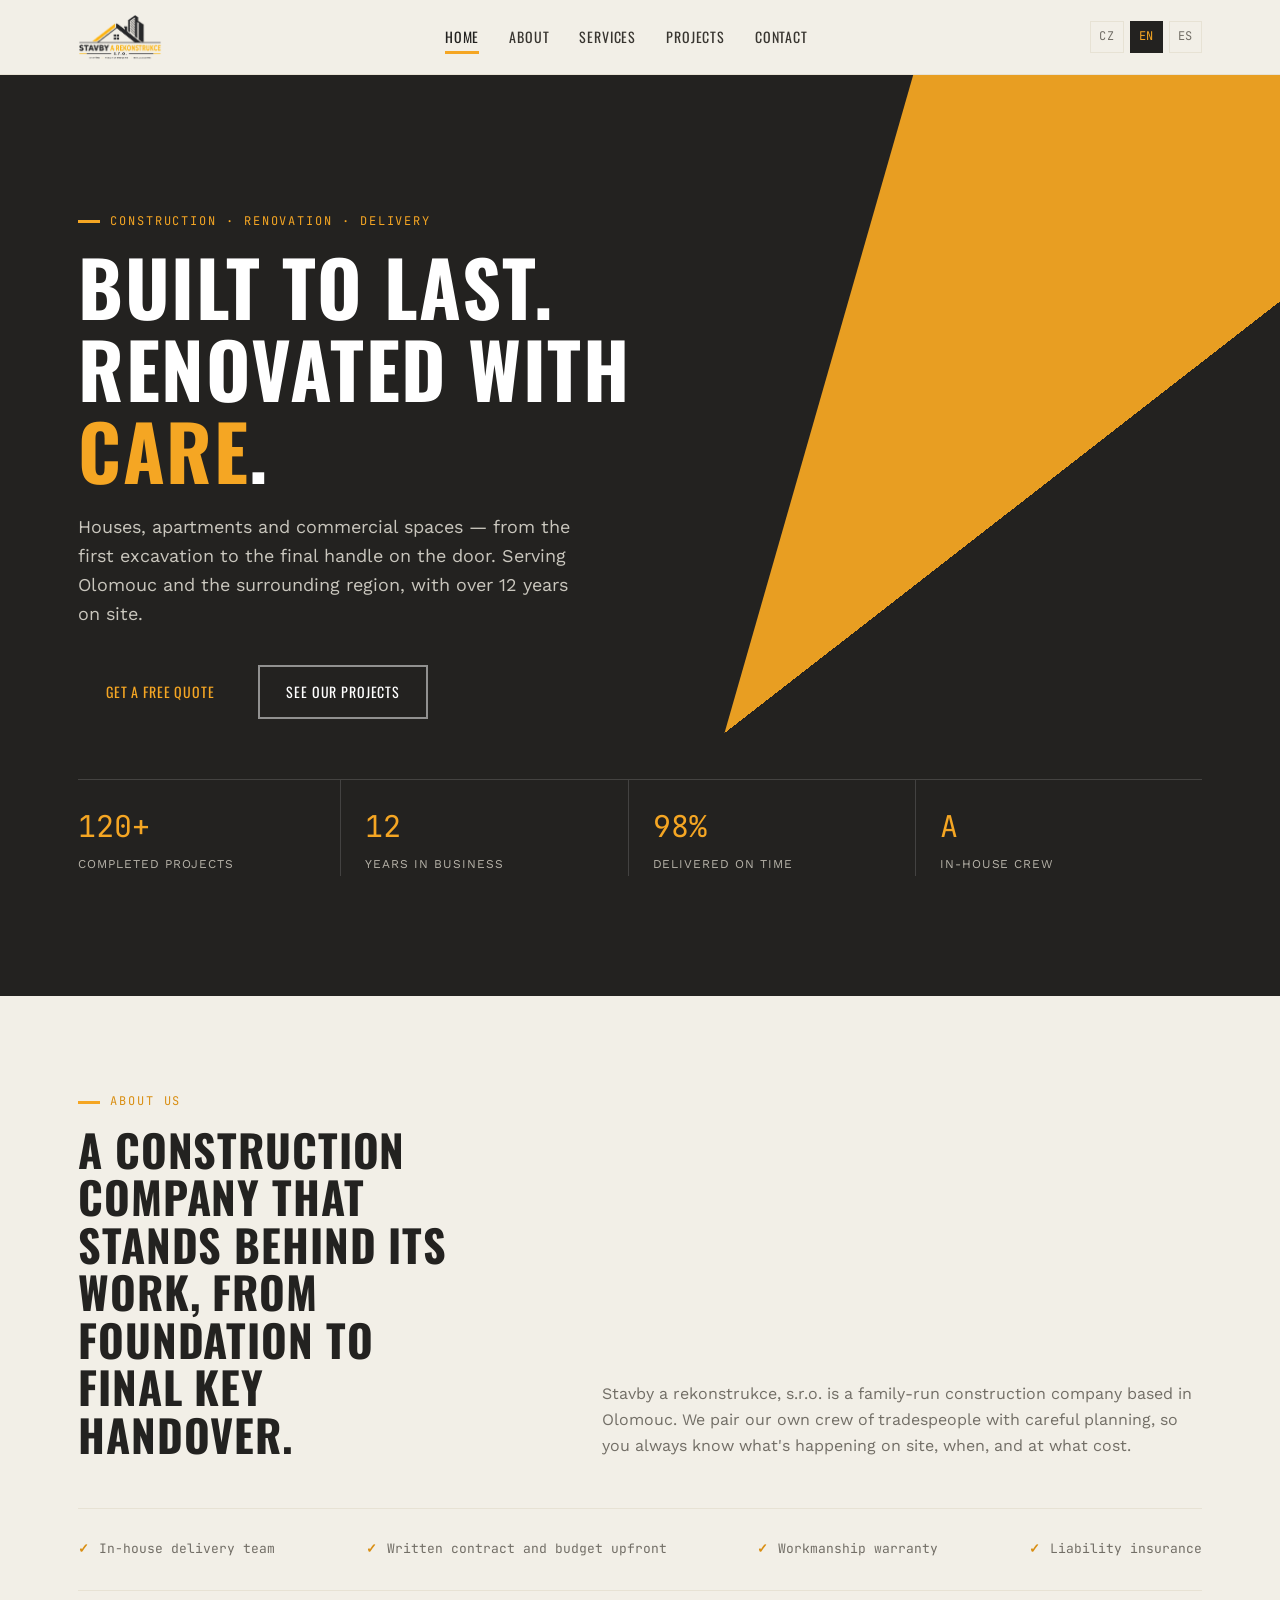
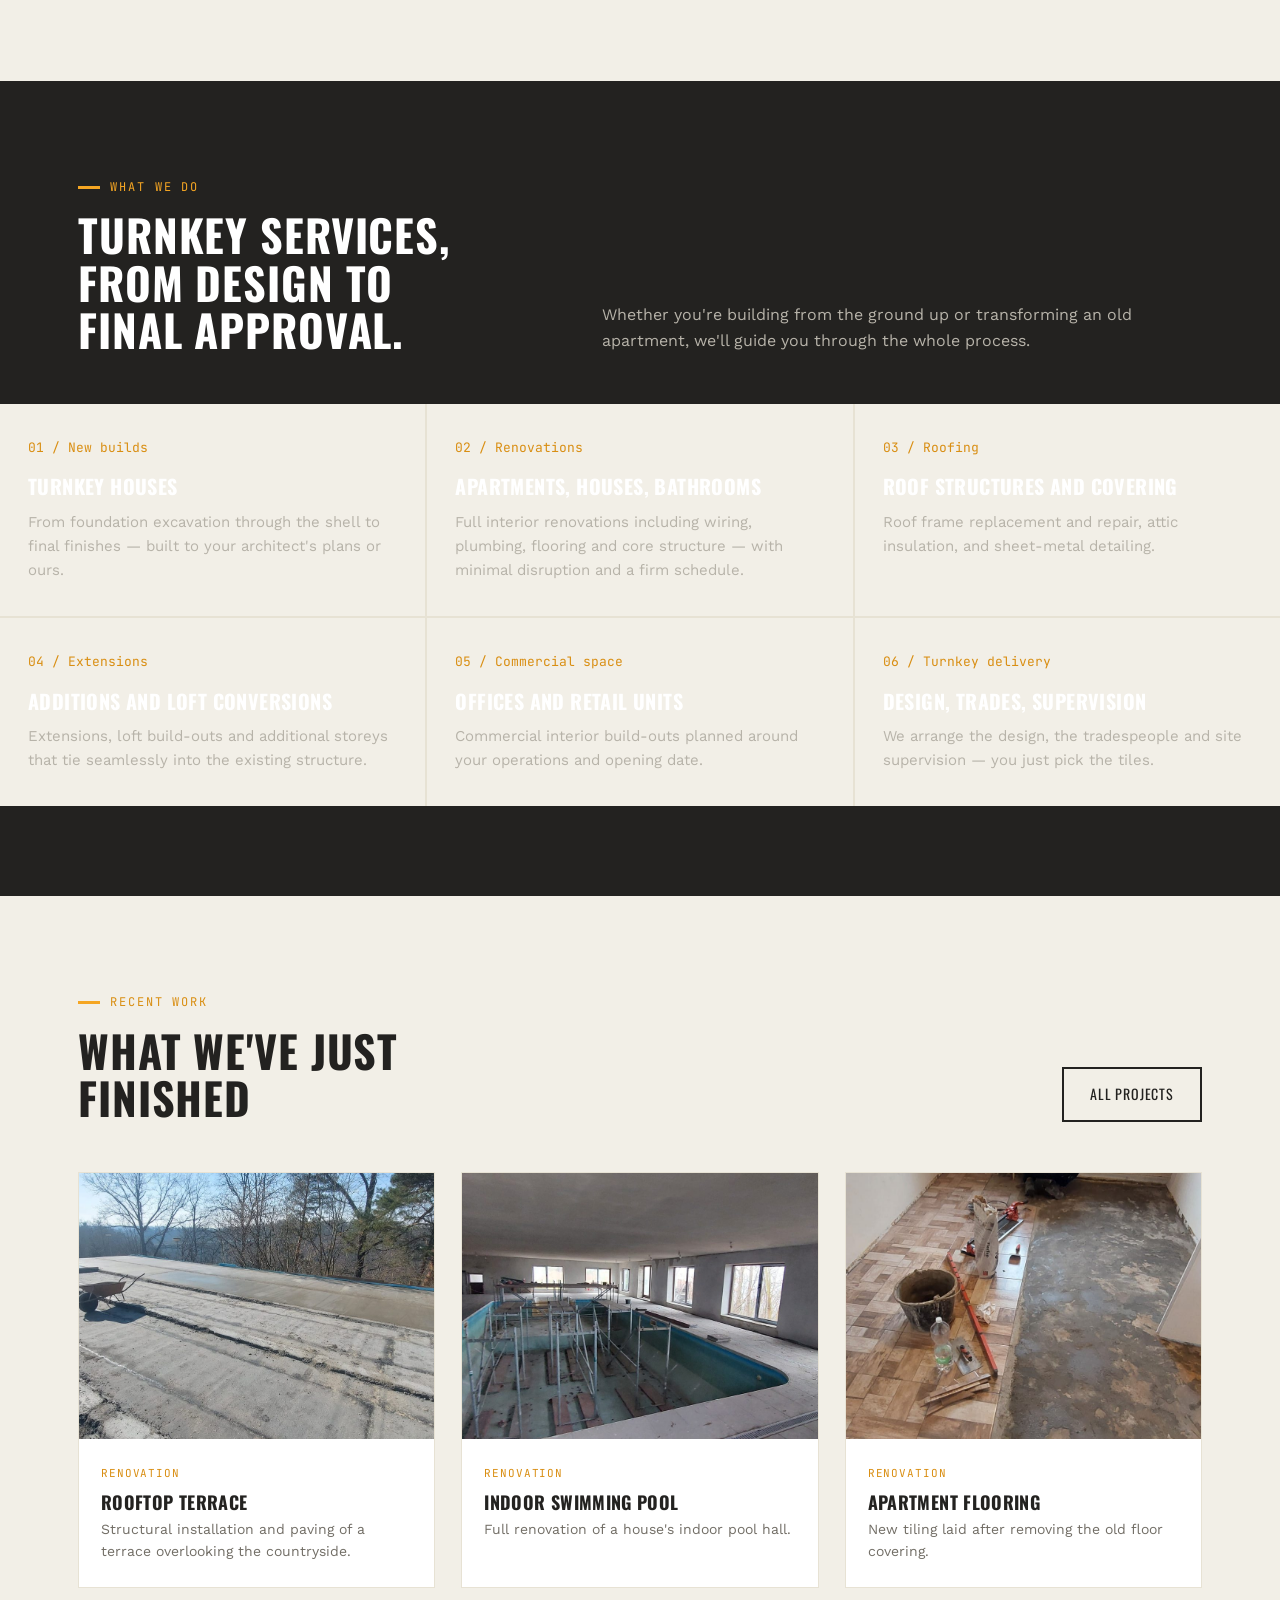
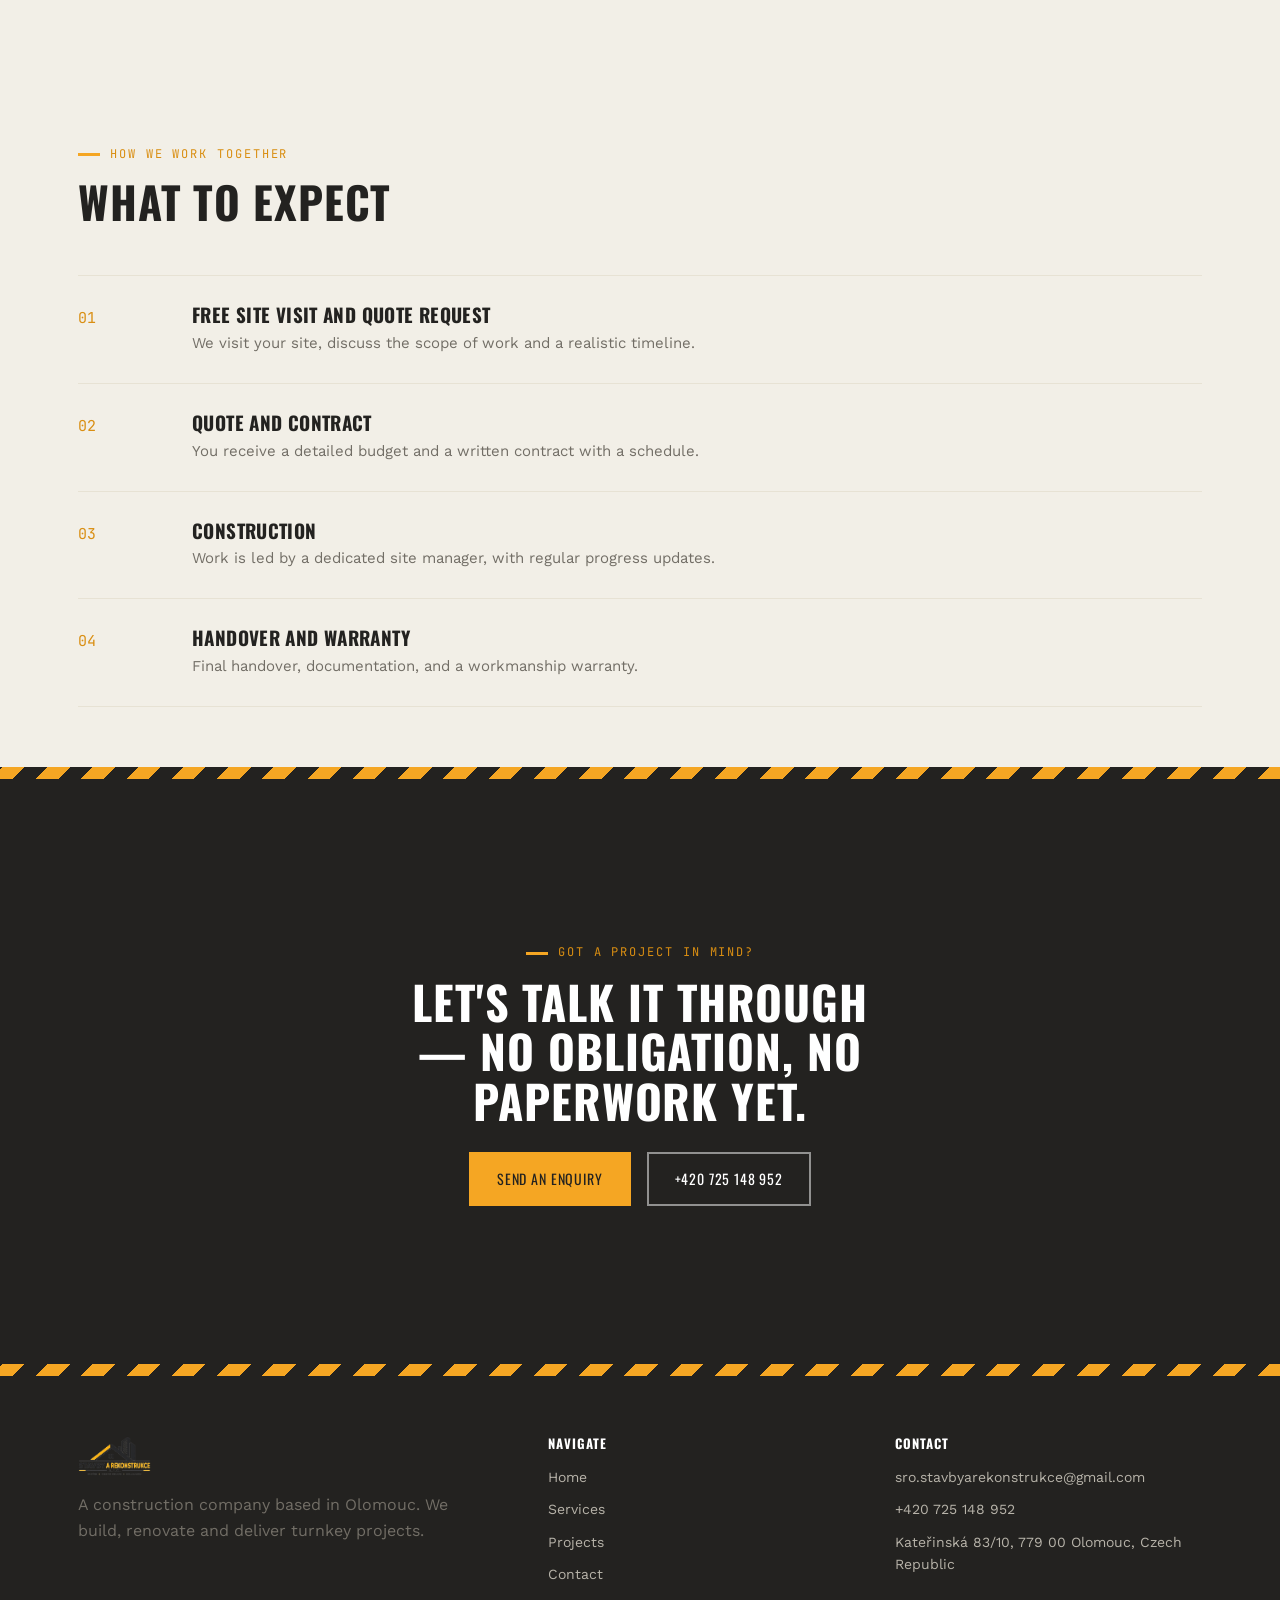
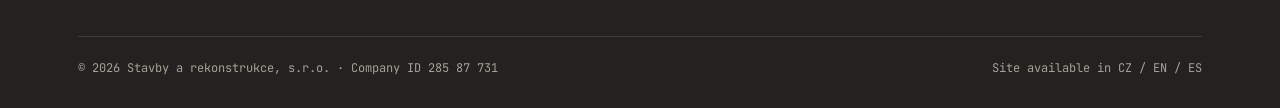
<file: index.html>
<!DOCTYPE html>
<html lang="cs">
<head>
<meta charset="UTF-8">
<meta http-equiv="refresh" content="0; url=cs/index.html">
<title>Stavby a rekonstrukce, s.r.o.</title>
<script>
  (function () {
    var lang = (navigator.language || 'cs').toLowerCase();
    var target = 'cs/index.html';
    if (lang.indexOf('en') === 0) target = 'en/index.html';
    else if (lang.indexOf('es') === 0) target = 'es/index.html';
    window.location.replace(target);
  })();
</script>
<style>
  body { font-family: sans-serif; background:#232220; color:#F2EFE7; display:flex; align-items:center; justify-content:center; height:100vh; margin:0; }
  a { color:#F5A623; }
</style>
</head>
<body>
  <noscript>
    <p>Choose a language: <a href="cs/index.html">Čeština</a> · <a href="en/index.html">English</a> · <a href="es/index.html">Español</a></p>
  </noscript>
</body>
</html>
</file>
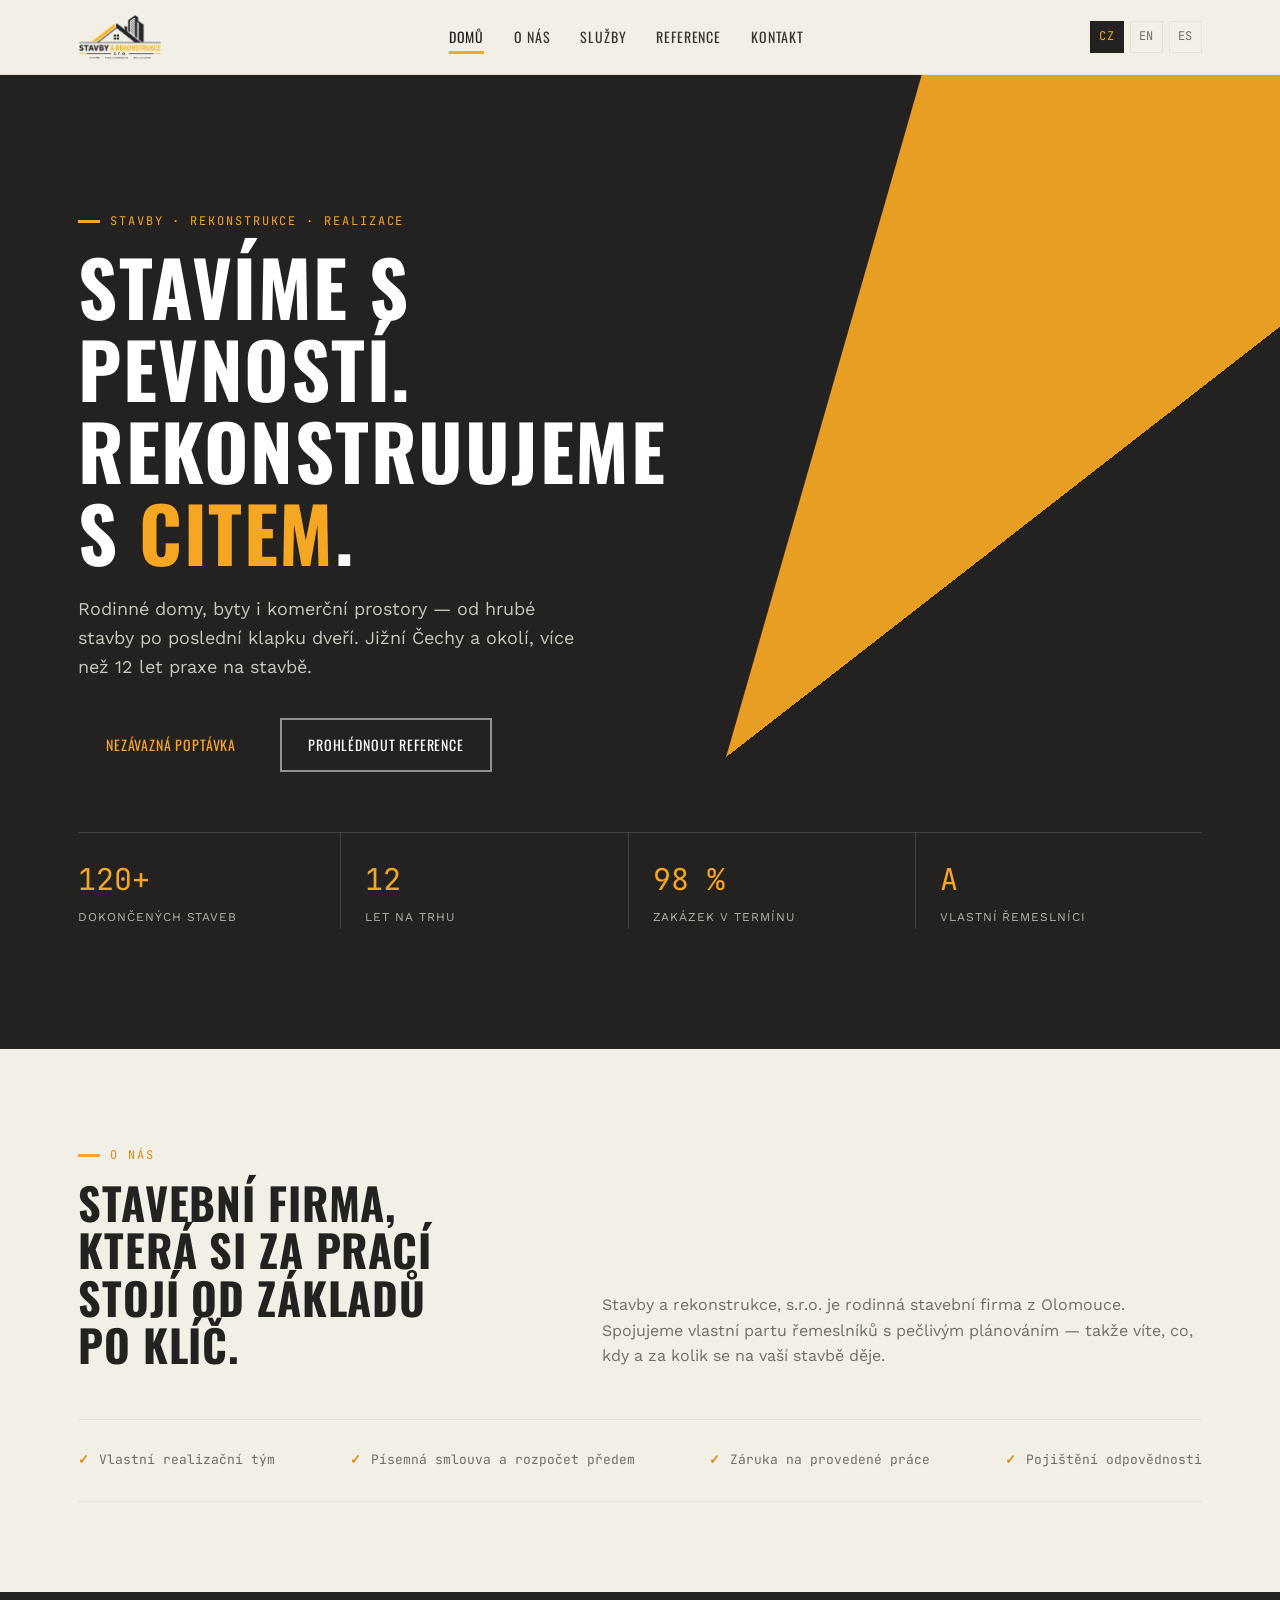
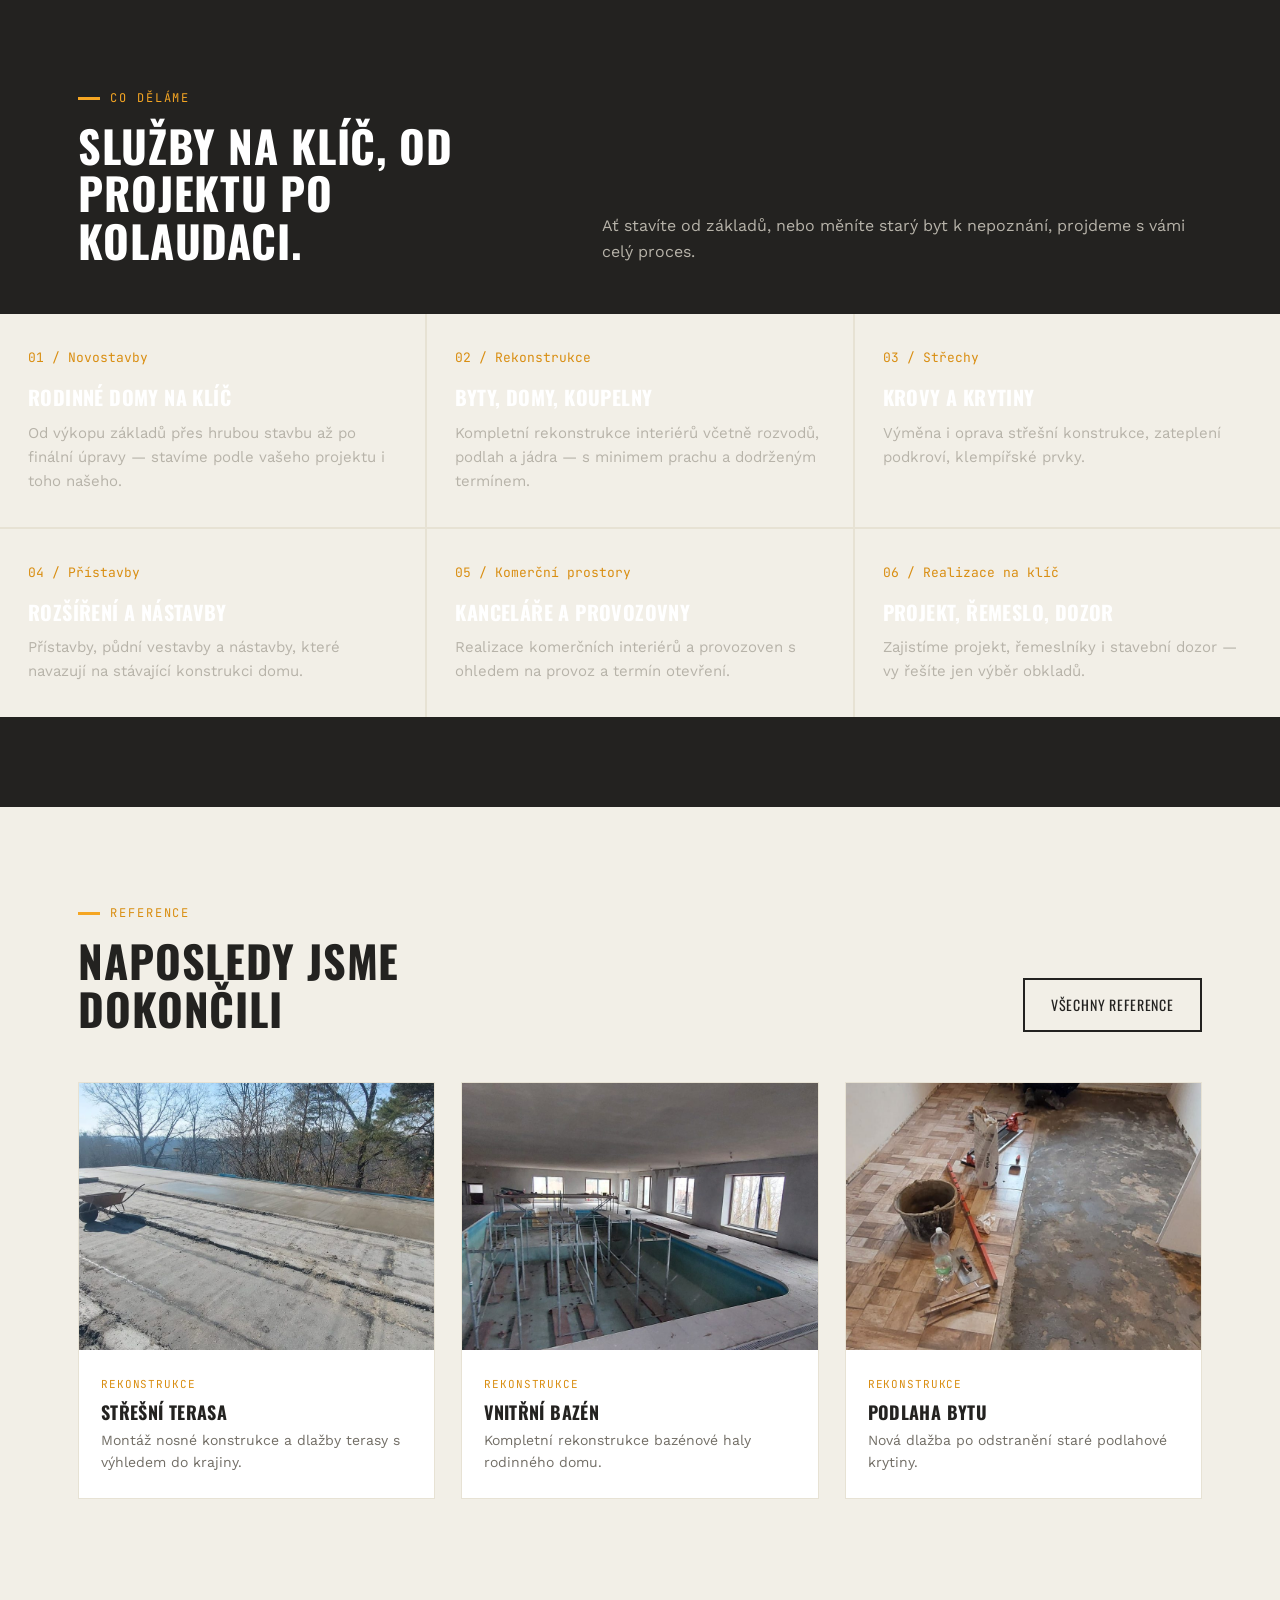
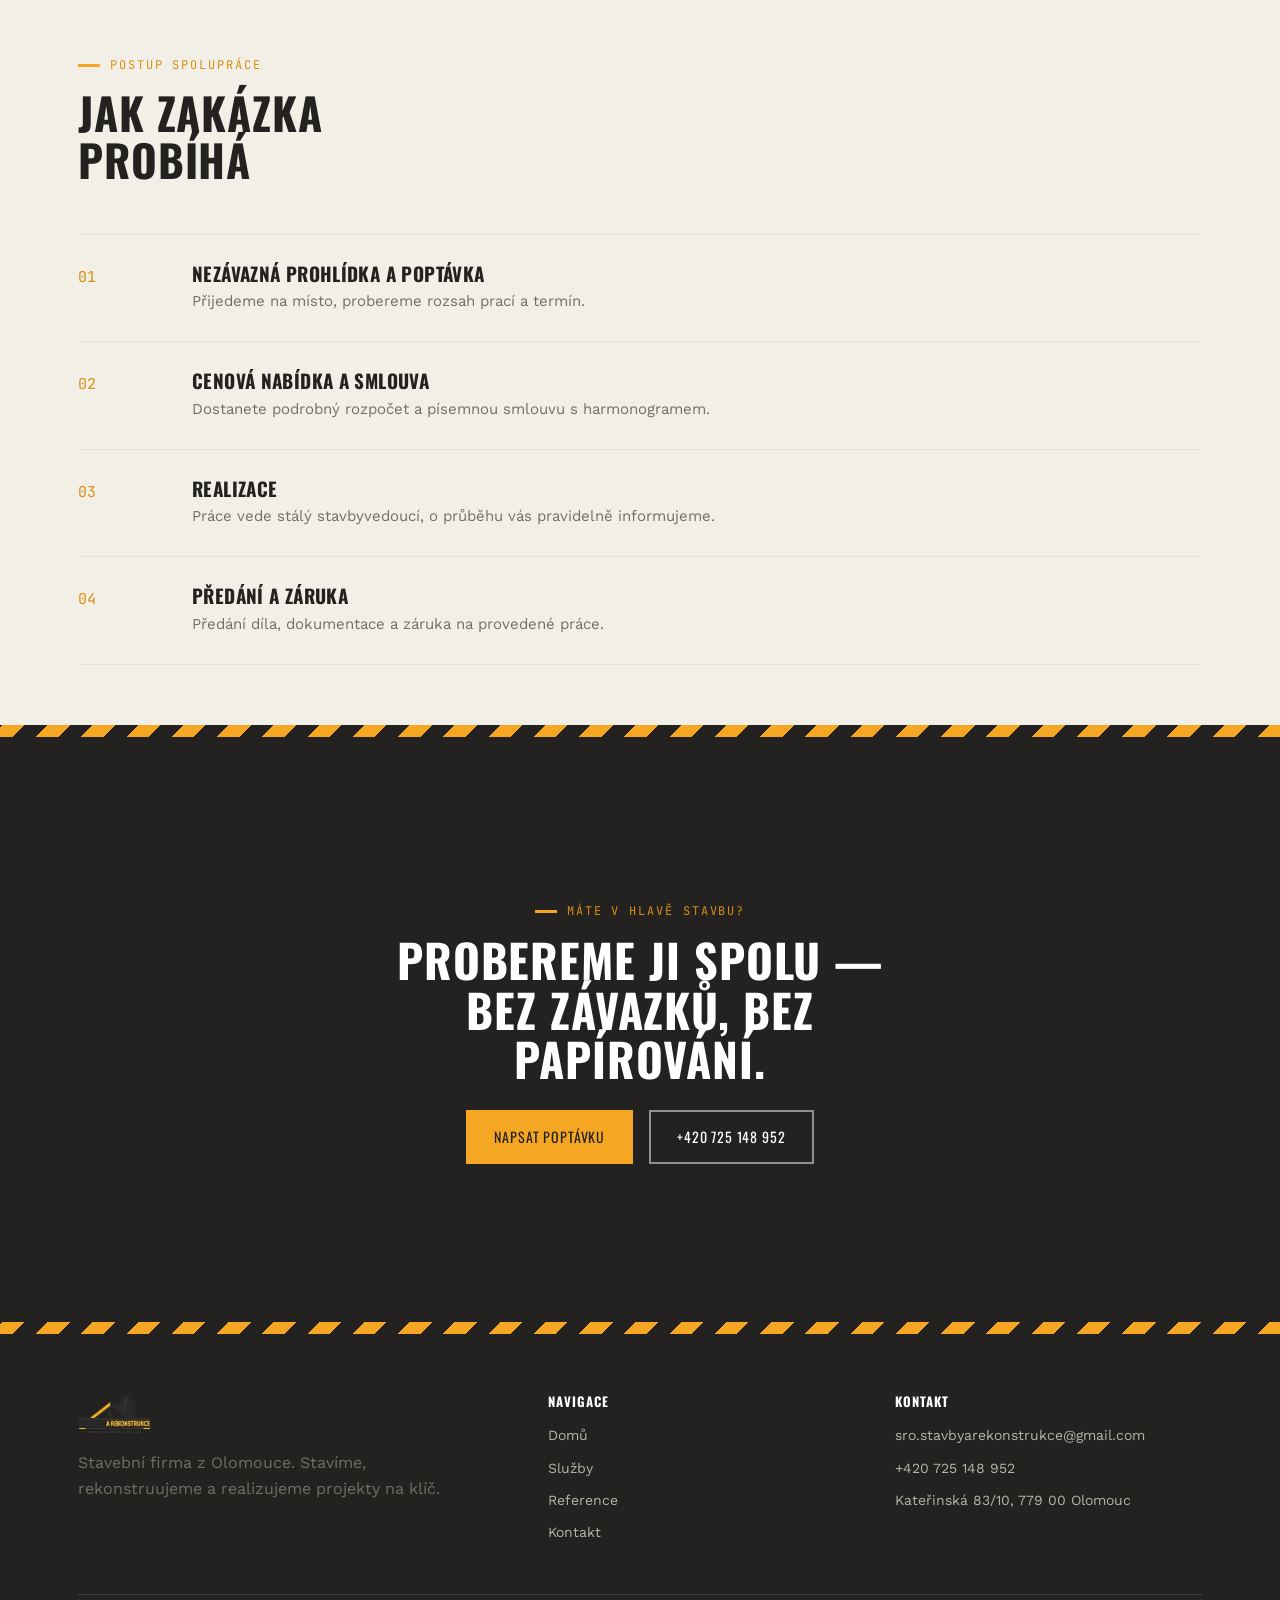
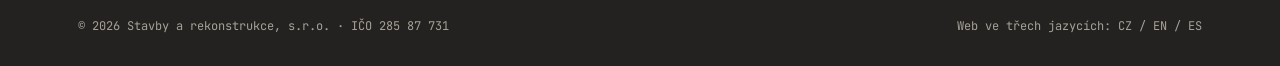
<file: cs/index.html>
<!DOCTYPE html>
<html lang="cs">
<head>
<meta charset="UTF-8">
<meta name="viewport" content="width=device-width, initial-scale=1.0">
<title>Stavby a rekonstrukce, s.r.o. — Stavíme. Rekonstruujeme. Realizujeme.</title>
<meta name="description" content="Stavby a rekonstrukce, s.r.o. — novostavby, rekonstrukce a realizace na klíč v Olomouci a okolí. Poptejte nezávaznou konzultaci.">
<link rel="icon" href="../assets/img/favicon-32.png" sizes="32x32">
<link rel="icon" href="../assets/img/favicon-512.png" sizes="512x512">
<link rel="stylesheet" href="../assets/css/style.css">
</head>
<body>

<header class="site-header">
  <div class="header-inner">
    <a href="index.html" class="brand">
      <img src="../assets/img/logo.png" alt="Stavby a rekonstrukce, s.r.o.">
    </a>
    <nav class="main-nav" id="main-nav">
      <a href="index.html" class="active">Domů</a>
      <a href="index.html#o-nas">O nás</a>
      <a href="index.html#sluzby">Služby</a>
      <a href="projects.html">Reference</a>
      <a href="contact.html">Kontakt</a>
    </nav>
    <div class="header-right">
      <div class="lang-switch">
        <a href="index.html" class="active">CZ</a>
        <a href="../en/index.html">EN</a>
        <a href="../es/index.html">ES</a>
      </div>
      <button class="nav-toggle" aria-label="Otevřít menu" aria-expanded="false"><span></span></button>
    </div>
  </div>
</header>

<section class="hero">
  <div class="hero-stripe" aria-hidden="true"></div>
  <div class="hero-inner">
    <span class="eyebrow">Stavby · Rekonstrukce · Realizace</span>
    <h1>Stavíme s pevností.<br>Rekonstruujeme s <em>citem</em>.</h1>
    <p class="lede">Rodinné domy, byty i komerční prostory — od hrubé stavby po poslední klapku dveří. Jižní Čechy a okolí, více než 12 let praxe na stavbě.</p>
    <div class="hero-cta">
      <a href="contact.html" class="btn btn-primary">Nezávazná poptávka</a>
      <a href="projects.html" class="btn btn-ghost" style="color:#fff;border-color:rgba(255,255,255,0.5);">Prohlédnout reference</a>
    </div>
    <div class="stat-row">
      <div class="stat"><span class="num">120+</span><span class="label">Dokončených staveb</span></div>
      <div class="stat"><span class="num">12</span><span class="label">Let na trhu</span></div>
      <div class="stat"><span class="num">98 %</span><span class="label">Zakázek v termínu</span></div>
      <div class="stat"><span class="num">A</span><span class="label">Vlastní řemeslníci</span></div>
    </div>
  </div>
</section>

<section id="o-nas">
  <div class="container">
    <div class="section-head">
      <div>
        <span class="eyebrow">O nás</span>
        <h2>Stavební firma, která si za prací stojí od základů po klíč.</h2>
      </div>
      <p>Stavby a rekonstrukce, s.r.o. je rodinná stavební firma z Olomouce. Spojujeme vlastní partu řemeslníků s pečlivým plánováním — takže víte, co, kdy a za kolik se na vaší stavbě děje.</p>
    </div>
    <div class="trust-strip">
      <span class="trust-item">Vlastní realizační tým</span>
      <span class="trust-item">Písemná smlouva a rozpočet předem</span>
      <span class="trust-item">Záruka na provedené práce</span>
      <span class="trust-item">Pojištění odpovědnosti</span>
    </div>
  </div>
</section>

<section id="sluzby" class="bg-charcoal">
  <div class="container">
    <div class="section-head">
      <div>
        <span class="eyebrow">Co děláme</span>
        <h2>Služby na klíč, od projektu po kolaudaci.</h2>
      </div>
      <p>Ať stavíte od základů, nebo měníte starý byt k nepoznání, projdeme s vámi celý proces.</p>
    </div>
  </div>
  <div class="grid-3">
    <div class="service-card">
      <span class="service-index">01 / Novostavby</span>
      <h3>Rodinné domy na klíč</h3>
      <p>Od výkopu základů přes hrubou stavbu až po finální úpravy — stavíme podle vašeho projektu i toho našeho.</p>
    </div>
    <div class="service-card">
      <span class="service-index">02 / Rekonstrukce</span>
      <h3>Byty, domy, koupelny</h3>
      <p>Kompletní rekonstrukce interiérů včetně rozvodů, podlah a jádra — s minimem prachu a dodrženým termínem.</p>
    </div>
    <div class="service-card">
      <span class="service-index">03 / Střechy</span>
      <h3>Krovy a krytiny</h3>
      <p>Výměna i oprava střešní konstrukce, zateplení podkroví, klempířské prvky.</p>
    </div>
    <div class="service-card">
      <span class="service-index">04 / Přístavby</span>
      <h3>Rozšíření a nástavby</h3>
      <p>Přístavby, půdní vestavby a nástavby, které navazují na stávající konstrukci domu.</p>
    </div>
    <div class="service-card">
      <span class="service-index">05 / Komerční prostory</span>
      <h3>Kanceláře a provozovny</h3>
      <p>Realizace komerčních interiérů a provozoven s ohledem na provoz a termín otevření.</p>
    </div>
    <div class="service-card">
      <span class="service-index">06 / Realizace na klíč</span>
      <h3>Projekt, řemeslo, dozor</h3>
      <p>Zajistíme projekt, řemeslníky i stavební dozor — vy řešíte jen výběr obkladů.</p>
    </div>
  </div>
</section>

<section>
  <div class="container">
    <div class="section-head">
      <div>
        <span class="eyebrow">Reference</span>
        <h2>Naposledy jsme dokončili</h2>
      </div>
      <a href="projects.html" class="btn btn-ghost">Všechny reference</a>
    </div>
    <div class="project-grid">
      <div class="project-card reveal">
        <div class="project-thumb"><img src="../assets/img/projects/terrace-finished.jpg" alt="Dokončená střešní terasa"></div>
        <div class="project-body">
          <span class="project-tag">Rekonstrukce</span>
          <h3>Střešní terasa</h3>
          <p>Montáž nosné konstrukce a dlažby terasy s výhledem do krajiny.</p>
        </div>
      </div>
      <div class="project-card reveal">
        <div class="project-thumb"><img src="../assets/img/projects/indoor-pool.jpg" alt="Rekonstrukce vnitřního bazénu"></div>
        <div class="project-body">
          <span class="project-tag">Rekonstrukce</span>
          <h3>Vnitřní bazén</h3>
          <p>Kompletní rekonstrukce bazénové haly rodinného domu.</p>
        </div>
      </div>
      <div class="project-card reveal">
        <div class="project-thumb"><img src="../assets/img/projects/floor-tiling.jpg" alt="Rekonstrukce podlahy v bytě"></div>
        <div class="project-body">
          <span class="project-tag">Rekonstrukce</span>
          <h3>Podlaha bytu</h3>
          <p>Nová dlažba po odstranění staré podlahové krytiny.</p>
        </div>
      </div>
    </div>
  </div>
</section>

<section class="section-tight">
  <div class="container">
    <div class="section-head">
      <div>
        <span class="eyebrow">Postup spolupráce</span>
        <h2>Jak zakázka probíhá</h2>
      </div>
    </div>
    <div class="process-list">
      <div class="process-step">
        <span class="step-num">01</span>
        <div><h3>Nezávazná prohlídka a poptávka</h3><p>Přijedeme na místo, probereme rozsah prací a termín.</p></div>
      </div>
      <div class="process-step">
        <span class="step-num">02</span>
        <div><h3>Cenová nabídka a smlouva</h3><p>Dostanete podrobný rozpočet a písemnou smlouvu s harmonogramem.</p></div>
      </div>
      <div class="process-step">
        <span class="step-num">03</span>
        <div><h3>Realizace</h3><p>Práce vede stálý stavbyvedoucí, o průběhu vás pravidelně informujeme.</p></div>
      </div>
      <div class="process-step">
        <span class="step-num">04</span>
        <div><h3>Předání a záruka</h3><p>Předání díla, dokumentace a záruka na provedené práce.</p></div>
      </div>
    </div>
  </div>
</section>

<section class="cta-banner">
  <div class="hazard" style="position:absolute;top:0;left:0;right:0;"></div>
  <div class="container">
    <span class="eyebrow" style="justify-content:center;">Máte v hlavě stavbu?</span>
    <h2>Probereme ji spolu — bez závazků, bez papírování.</h2>
    <div class="btn-row">
      <a href="contact.html" class="btn btn-yellow">Napsat poptávku</a>
      <a href="tel:+420725148952" class="btn btn-ghost" style="color:#fff;border-color:rgba(255,255,255,0.5);">+420 725 148 952</a>
    </div>
  </div>
  <div class="hazard" style="position:absolute;bottom:0;left:0;right:0;"></div>
</section>

<footer class="site-footer">
  <div class="container">
    <div class="footer-top">
      <div>
        <div class="footer-brand">
          <img src="../assets/img/logo.png" alt="Stavby a rekonstrukce, s.r.o.">
        </div>
        <p style="max-width:38ch;">Stavební firma z Olomouce. Stavíme, rekonstruujeme a realizujeme projekty na klíč.</p>
      </div>
      <div>
        <h4>NAVIGACE</h4>
        <ul>
          <li><a href="index.html">Domů</a></li>
          <li><a href="index.html#sluzby">Služby</a></li>
          <li><a href="projects.html">Reference</a></li>
          <li><a href="contact.html">Kontakt</a></li>
        </ul>
      </div>
      <div>
        <h4>KONTAKT</h4>
        <ul>
          <li><a href="mailto:sro.stavbyarekonstrukce@gmail.com">sro.stavbyarekonstrukce@gmail.com</a></li>
          <li><a href="tel:+420725148952">+420 725 148 952</a></li>
          <li>Kateřinská 83/10, 779 00 Olomouc</li>
        </ul>
      </div>
    </div>
    <div class="footer-bottom">
      <span>© 2026 Stavby a rekonstrukce, s.r.o. · IČO 285 87 731</span>
      <span>Web ve třech jazycích: CZ / EN / ES</span>
    </div>
  </div>
</footer>

<script src="../assets/js/main.js"></script>
</body>
</html>
</file>
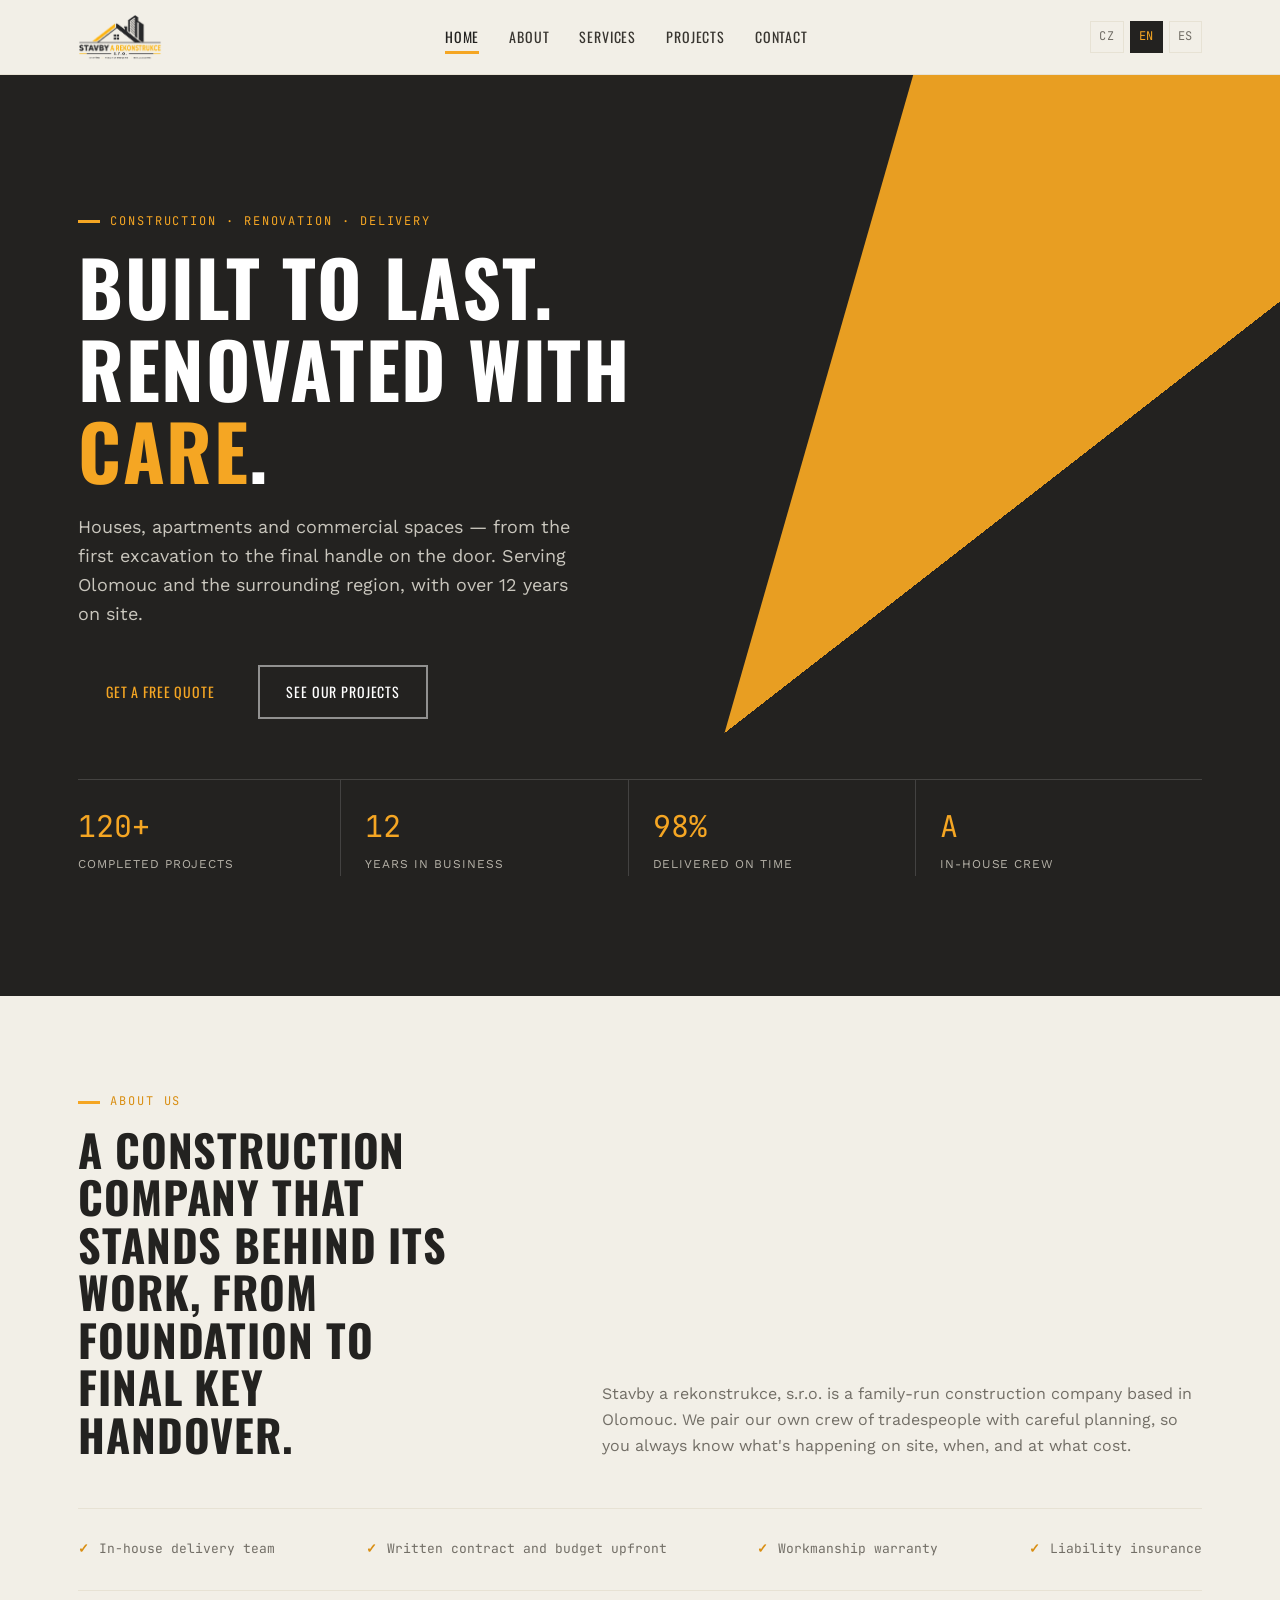
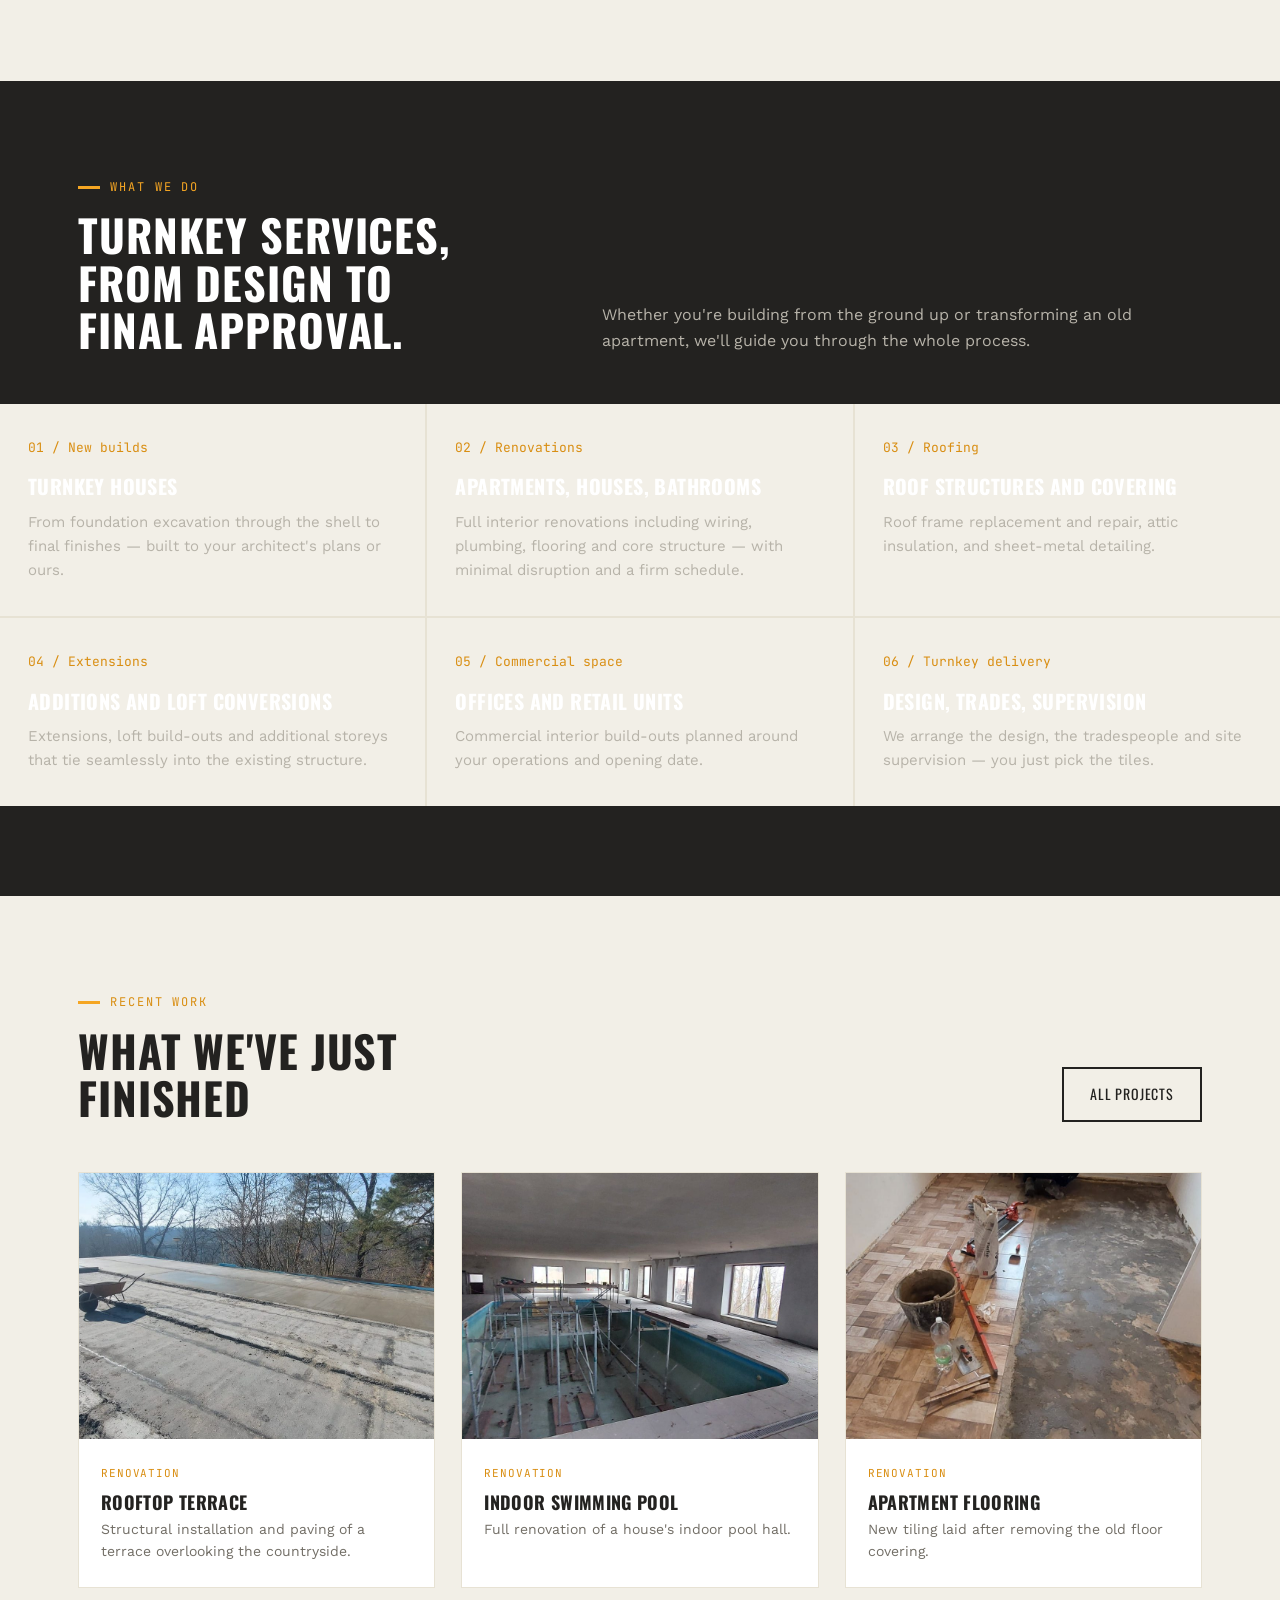
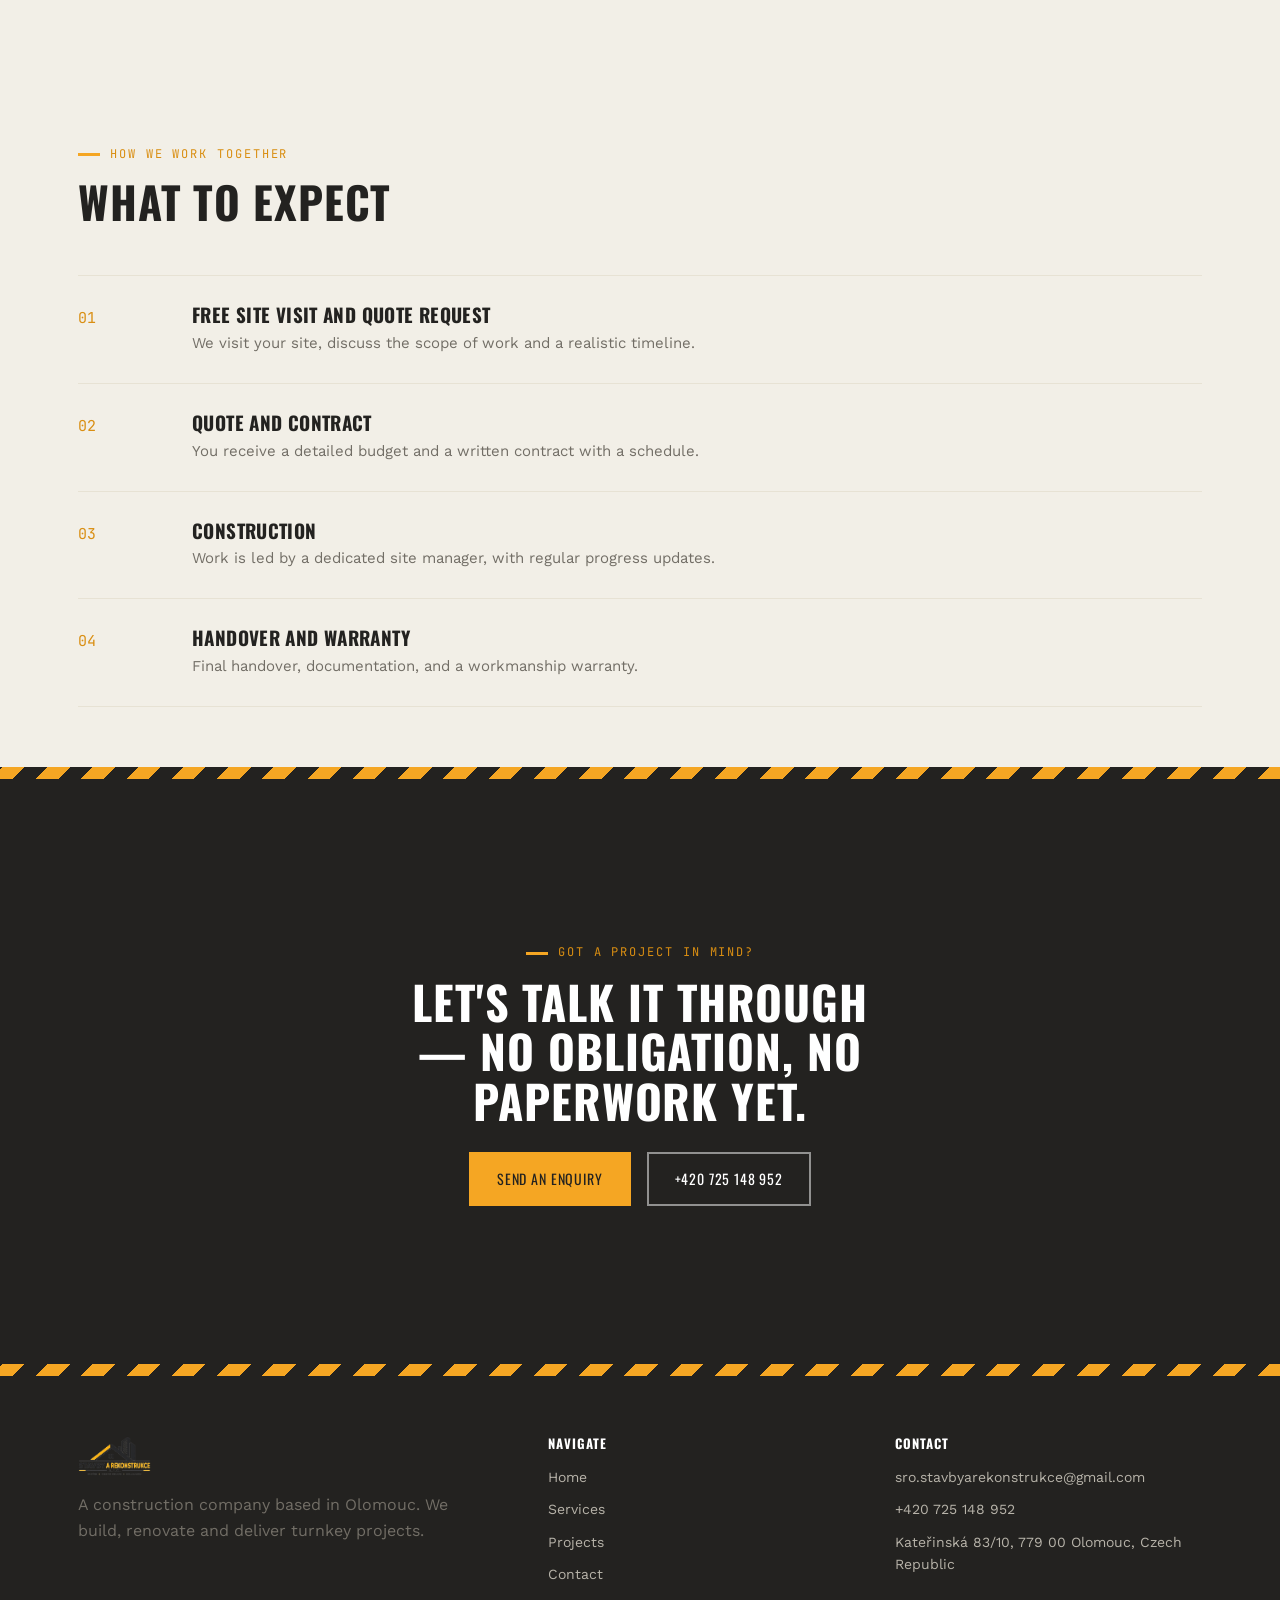
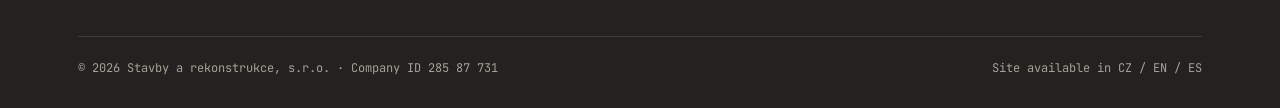
<file: en/index.html>
<!DOCTYPE html>
<html lang="en">
<head>
<meta charset="UTF-8">
<meta name="viewport" content="width=device-width, initial-scale=1.0">
<title>Stavby a rekonstrukce, s.r.o. — Building. Renovating. Delivering.</title>
<meta name="description" content="Stavby a rekonstrukce, s.r.o. — new builds, renovations and turnkey construction projects in Olomouc, Czech Republic. Get a free consultation.">
<link rel="icon" href="../assets/img/favicon-32.png" sizes="32x32">
<link rel="icon" href="../assets/img/favicon-512.png" sizes="512x512">
<link rel="stylesheet" href="../assets/css/style.css">
</head>
<body>

<header class="site-header">
  <div class="header-inner">
    <a href="index.html" class="brand">
      <img src="../assets/img/logo.png" alt="Stavby a rekonstrukce, s.r.o.">
    </a>
    <nav class="main-nav" id="main-nav">
      <a href="index.html" class="active">Home</a>
      <a href="index.html#about">About</a>
      <a href="index.html#services">Services</a>
      <a href="projects.html">Projects</a>
      <a href="contact.html">Contact</a>
    </nav>
    <div class="header-right">
      <div class="lang-switch">
        <a href="../cs/index.html">CZ</a>
        <a href="index.html" class="active">EN</a>
        <a href="../es/index.html">ES</a>
      </div>
      <button class="nav-toggle" aria-label="Open menu" aria-expanded="false"><span></span></button>
    </div>
  </div>
</header>

<section class="hero">
  <div class="hero-stripe" aria-hidden="true"></div>
  <div class="hero-inner">
    <span class="eyebrow">Construction · Renovation · Delivery</span>
    <h1>Built to last.<br>Renovated with <em>care</em>.</h1>
    <p class="lede">Houses, apartments and commercial spaces — from the first excavation to the final handle on the door. Serving Olomouc and the surrounding region, with over 12 years on site.</p>
    <div class="hero-cta">
      <a href="contact.html" class="btn btn-primary">Get a free quote</a>
      <a href="projects.html" class="btn btn-ghost" style="color:#fff;border-color:rgba(255,255,255,0.5);">See our projects</a>
    </div>
    <div class="stat-row">
      <div class="stat"><span class="num">120+</span><span class="label">Completed projects</span></div>
      <div class="stat"><span class="num">12</span><span class="label">Years in business</span></div>
      <div class="stat"><span class="num">98%</span><span class="label">Delivered on time</span></div>
      <div class="stat"><span class="num">A</span><span class="label">In-house crew</span></div>
    </div>
  </div>
</section>

<section id="about">
  <div class="container">
    <div class="section-head">
      <div>
        <span class="eyebrow">About us</span>
        <h2>A construction company that stands behind its work, from foundation to final key handover.</h2>
      </div>
      <p>Stavby a rekonstrukce, s.r.o. is a family-run construction company based in Olomouc. We pair our own crew of tradespeople with careful planning, so you always know what's happening on site, when, and at what cost.</p>
    </div>
    <div class="trust-strip">
      <span class="trust-item">In-house delivery team</span>
      <span class="trust-item">Written contract and budget upfront</span>
      <span class="trust-item">Workmanship warranty</span>
      <span class="trust-item">Liability insurance</span>
    </div>
  </div>
</section>

<section id="services" class="bg-charcoal">
  <div class="container">
    <div class="section-head">
      <div>
        <span class="eyebrow">What we do</span>
        <h2>Turnkey services, from design to final approval.</h2>
      </div>
      <p>Whether you're building from the ground up or transforming an old apartment, we'll guide you through the whole process.</p>
    </div>
  </div>
  <div class="grid-3">
    <div class="service-card">
      <span class="service-index">01 / New builds</span>
      <h3>Turnkey houses</h3>
      <p>From foundation excavation through the shell to final finishes — built to your architect's plans or ours.</p>
    </div>
    <div class="service-card">
      <span class="service-index">02 / Renovations</span>
      <h3>Apartments, houses, bathrooms</h3>
      <p>Full interior renovations including wiring, plumbing, flooring and core structure — with minimal disruption and a firm schedule.</p>
    </div>
    <div class="service-card">
      <span class="service-index">03 / Roofing</span>
      <h3>Roof structures and covering</h3>
      <p>Roof frame replacement and repair, attic insulation, and sheet-metal detailing.</p>
    </div>
    <div class="service-card">
      <span class="service-index">04 / Extensions</span>
      <h3>Additions and loft conversions</h3>
      <p>Extensions, loft build-outs and additional storeys that tie seamlessly into the existing structure.</p>
    </div>
    <div class="service-card">
      <span class="service-index">05 / Commercial space</span>
      <h3>Offices and retail units</h3>
      <p>Commercial interior build-outs planned around your operations and opening date.</p>
    </div>
    <div class="service-card">
      <span class="service-index">06 / Turnkey delivery</span>
      <h3>Design, trades, supervision</h3>
      <p>We arrange the design, the tradespeople and site supervision — you just pick the tiles.</p>
    </div>
  </div>
</section>

<section>
  <div class="container">
    <div class="section-head">
      <div>
        <span class="eyebrow">Recent work</span>
        <h2>What we've just finished</h2>
      </div>
      <a href="projects.html" class="btn btn-ghost">All projects</a>
    </div>
    <div class="project-grid">
      <div class="project-card reveal">
        <div class="project-thumb"><img src="../assets/img/projects/terrace-finished.jpg" alt="Finished rooftop terrace"></div>
        <div class="project-body">
          <span class="project-tag">Renovation</span>
          <h3>Rooftop terrace</h3>
          <p>Structural installation and paving of a terrace overlooking the countryside.</p>
        </div>
      </div>
      <div class="project-card reveal">
        <div class="project-thumb"><img src="../assets/img/projects/indoor-pool.jpg" alt="Indoor pool renovation"></div>
        <div class="project-body">
          <span class="project-tag">Renovation</span>
          <h3>Indoor swimming pool</h3>
          <p>Full renovation of a house's indoor pool hall.</p>
        </div>
      </div>
      <div class="project-card reveal">
        <div class="project-thumb"><img src="../assets/img/projects/floor-tiling.jpg" alt="Apartment floor renovation"></div>
        <div class="project-body">
          <span class="project-tag">Renovation</span>
          <h3>Apartment flooring</h3>
          <p>New tiling laid after removing the old floor covering.</p>
        </div>
      </div>
    </div>
  </div>
</section>

<section class="section-tight">
  <div class="container">
    <div class="section-head">
      <div>
        <span class="eyebrow">How we work together</span>
        <h2>What to expect</h2>
      </div>
    </div>
    <div class="process-list">
      <div class="process-step">
        <span class="step-num">01</span>
        <div><h3>Free site visit and quote request</h3><p>We visit your site, discuss the scope of work and a realistic timeline.</p></div>
      </div>
      <div class="process-step">
        <span class="step-num">02</span>
        <div><h3>Quote and contract</h3><p>You receive a detailed budget and a written contract with a schedule.</p></div>
      </div>
      <div class="process-step">
        <span class="step-num">03</span>
        <div><h3>Construction</h3><p>Work is led by a dedicated site manager, with regular progress updates.</p></div>
      </div>
      <div class="process-step">
        <span class="step-num">04</span>
        <div><h3>Handover and warranty</h3><p>Final handover, documentation, and a workmanship warranty.</p></div>
      </div>
    </div>
  </div>
</section>

<section class="cta-banner">
  <div class="hazard" style="position:absolute;top:0;left:0;right:0;"></div>
  <div class="container">
    <span class="eyebrow" style="justify-content:center;">Got a project in mind?</span>
    <h2>Let's talk it through — no obligation, no paperwork yet.</h2>
    <div class="btn-row">
      <a href="contact.html" class="btn btn-yellow">Send an enquiry</a>
      <a href="tel:+420725148952" class="btn btn-ghost" style="color:#fff;border-color:rgba(255,255,255,0.5);">+420 725 148 952</a>
    </div>
  </div>
  <div class="hazard" style="position:absolute;bottom:0;left:0;right:0;"></div>
</section>

<footer class="site-footer">
  <div class="container">
    <div class="footer-top">
      <div>
        <div class="footer-brand">
          <img src="../assets/img/logo.png" alt="Stavby a rekonstrukce, s.r.o.">
        </div>
        <p style="max-width:38ch;">A construction company based in Olomouc. We build, renovate and deliver turnkey projects.</p>
      </div>
      <div>
        <h4>NAVIGATE</h4>
        <ul>
          <li><a href="index.html">Home</a></li>
          <li><a href="index.html#services">Services</a></li>
          <li><a href="projects.html">Projects</a></li>
          <li><a href="contact.html">Contact</a></li>
        </ul>
      </div>
      <div>
        <h4>CONTACT</h4>
        <ul>
          <li><a href="mailto:sro.stavbyarekonstrukce@gmail.com">sro.stavbyarekonstrukce@gmail.com</a></li>
          <li><a href="tel:+420725148952">+420 725 148 952</a></li>
          <li>Kateřinská 83/10, 779 00 Olomouc, Czech Republic</li>
        </ul>
      </div>
    </div>
    <div class="footer-bottom">
      <span>© 2026 Stavby a rekonstrukce, s.r.o. · Company ID 285 87 731</span>
      <span>Site available in CZ / EN / ES</span>
    </div>
  </div>
</footer>

<script src="../assets/js/main.js"></script>
</body>
</html>
</file>
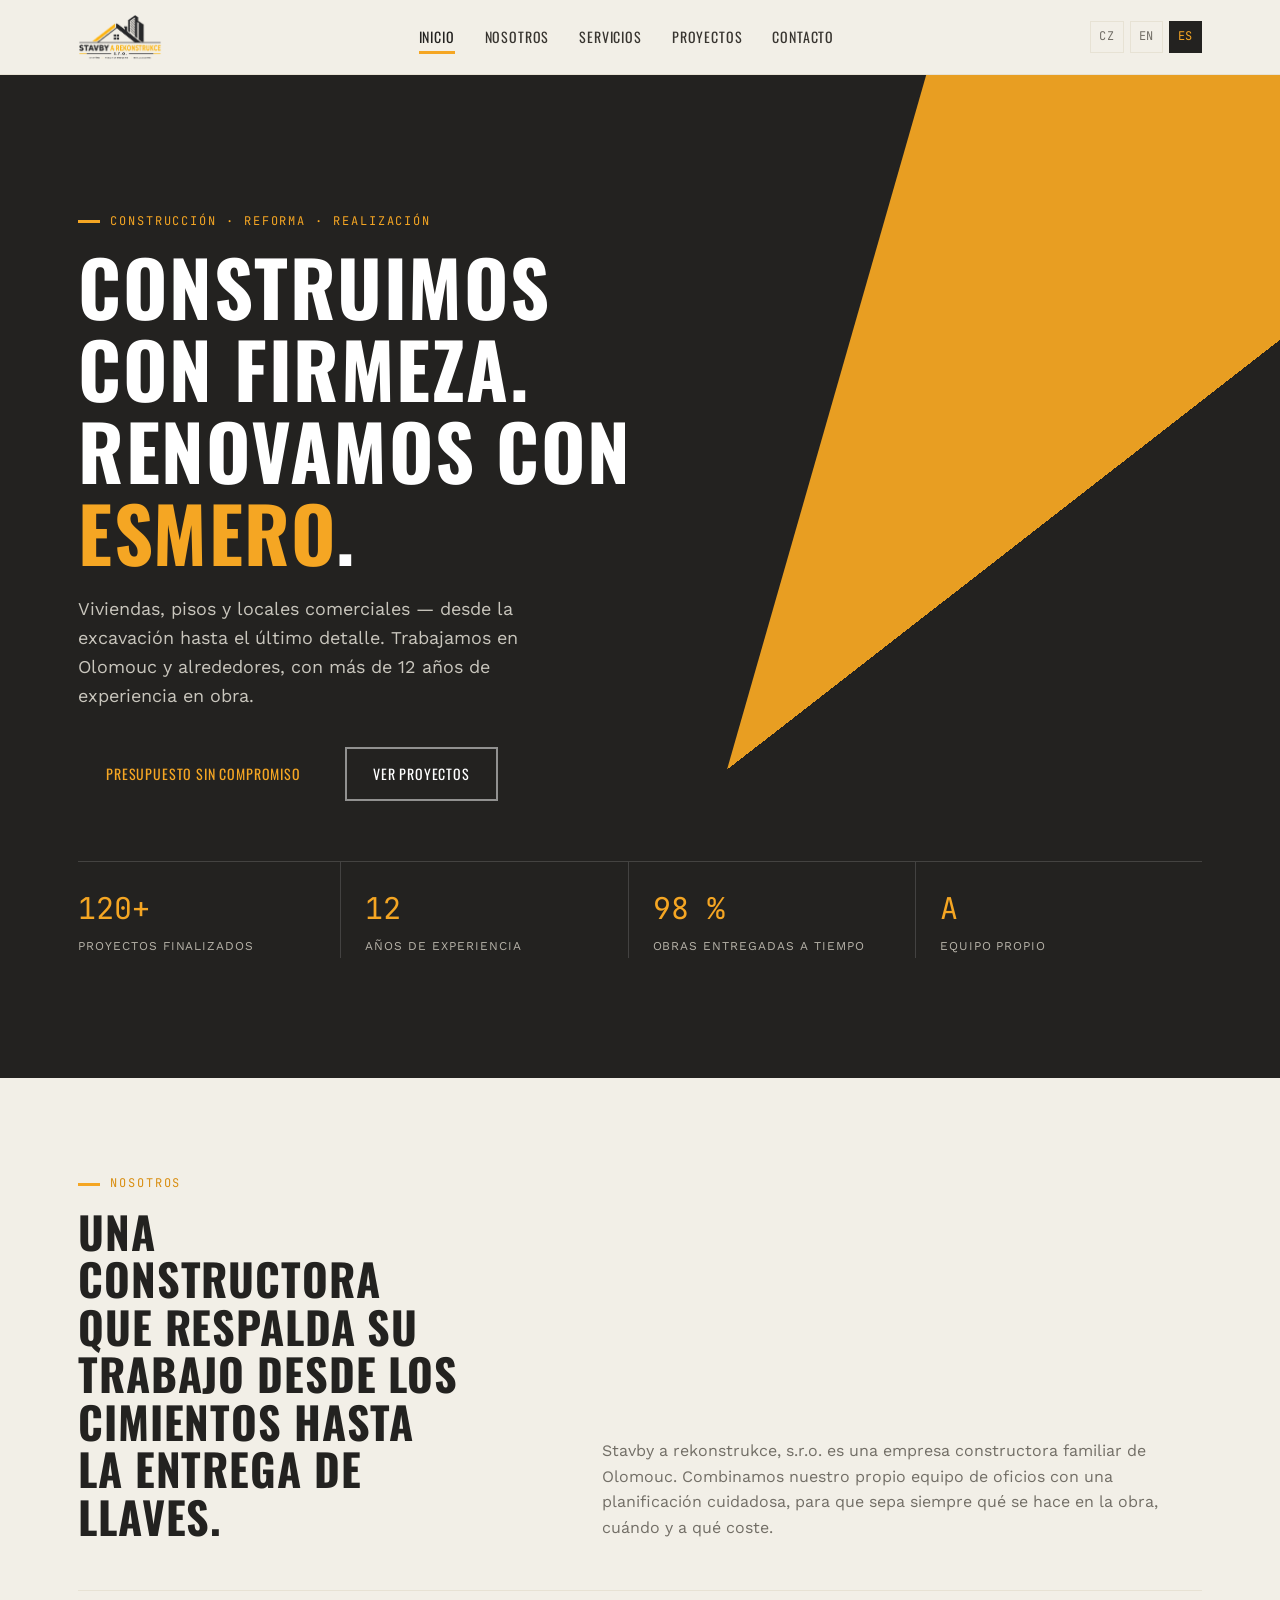
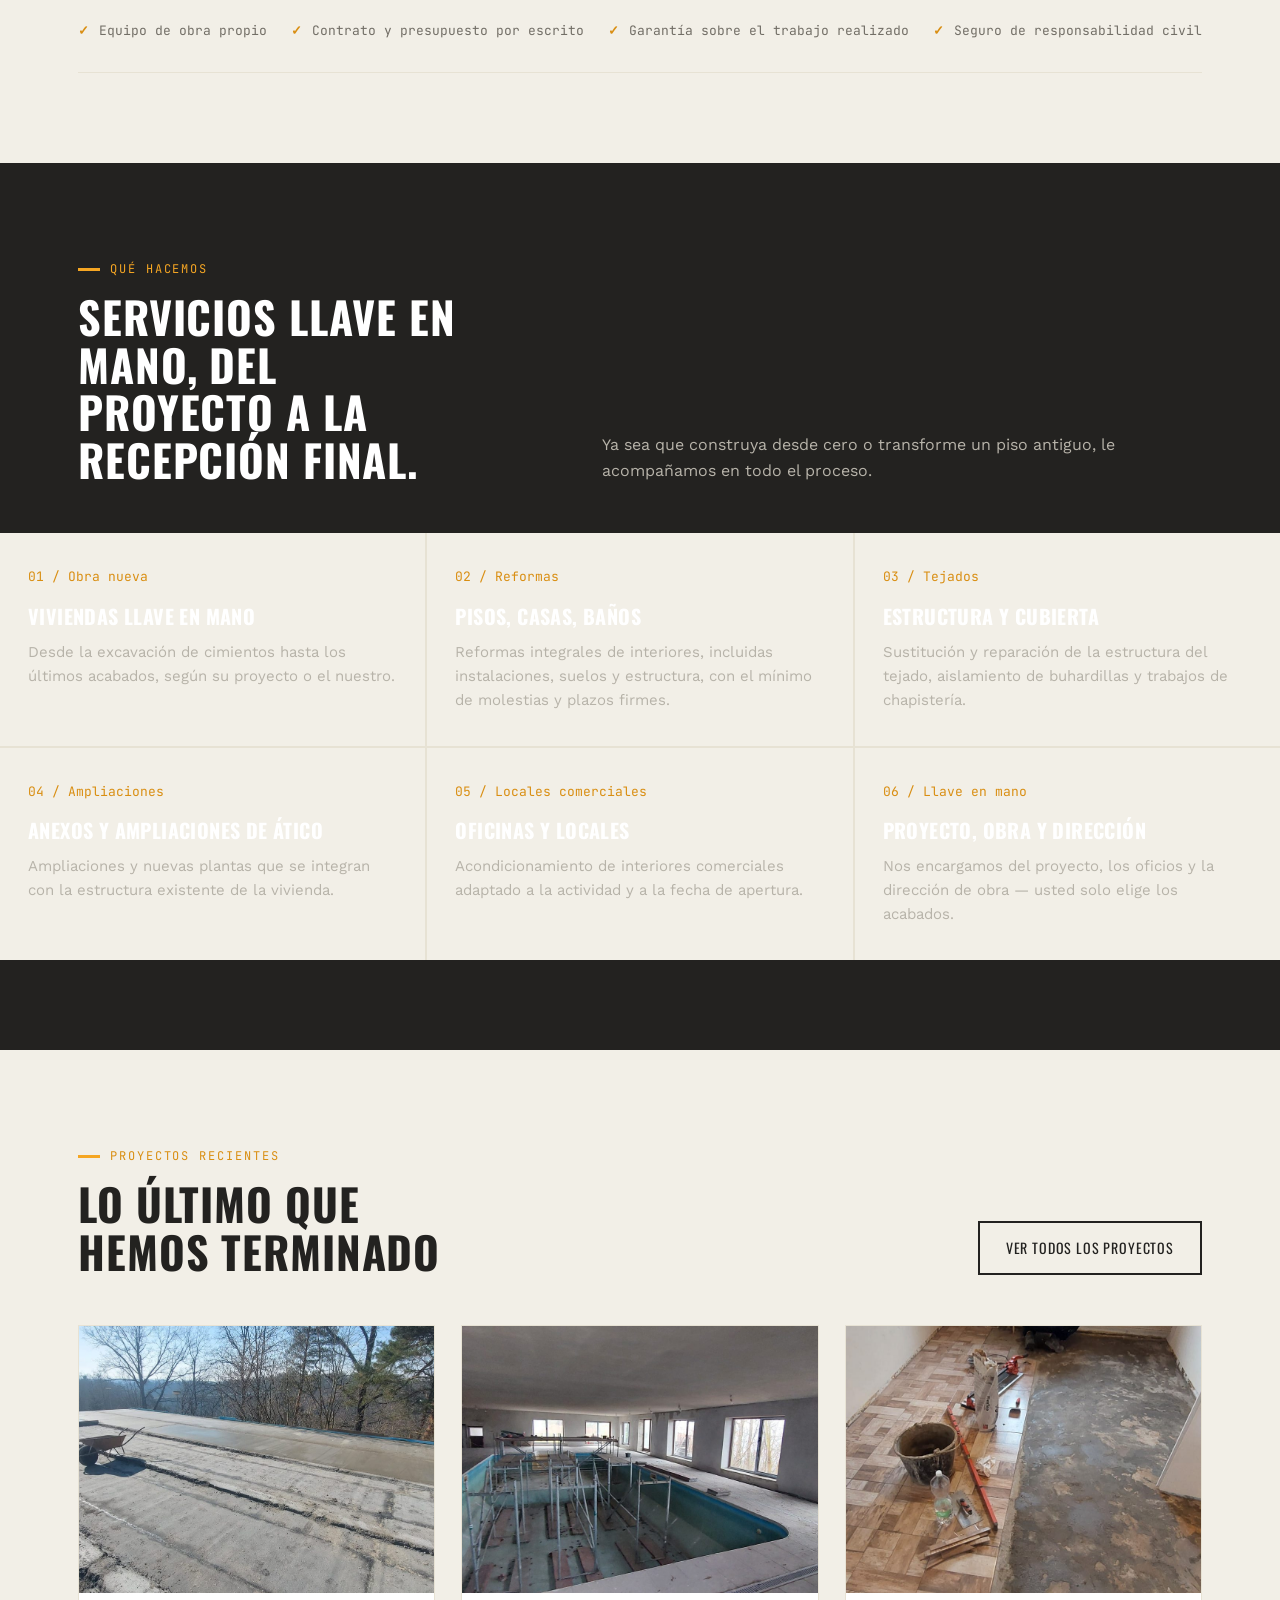
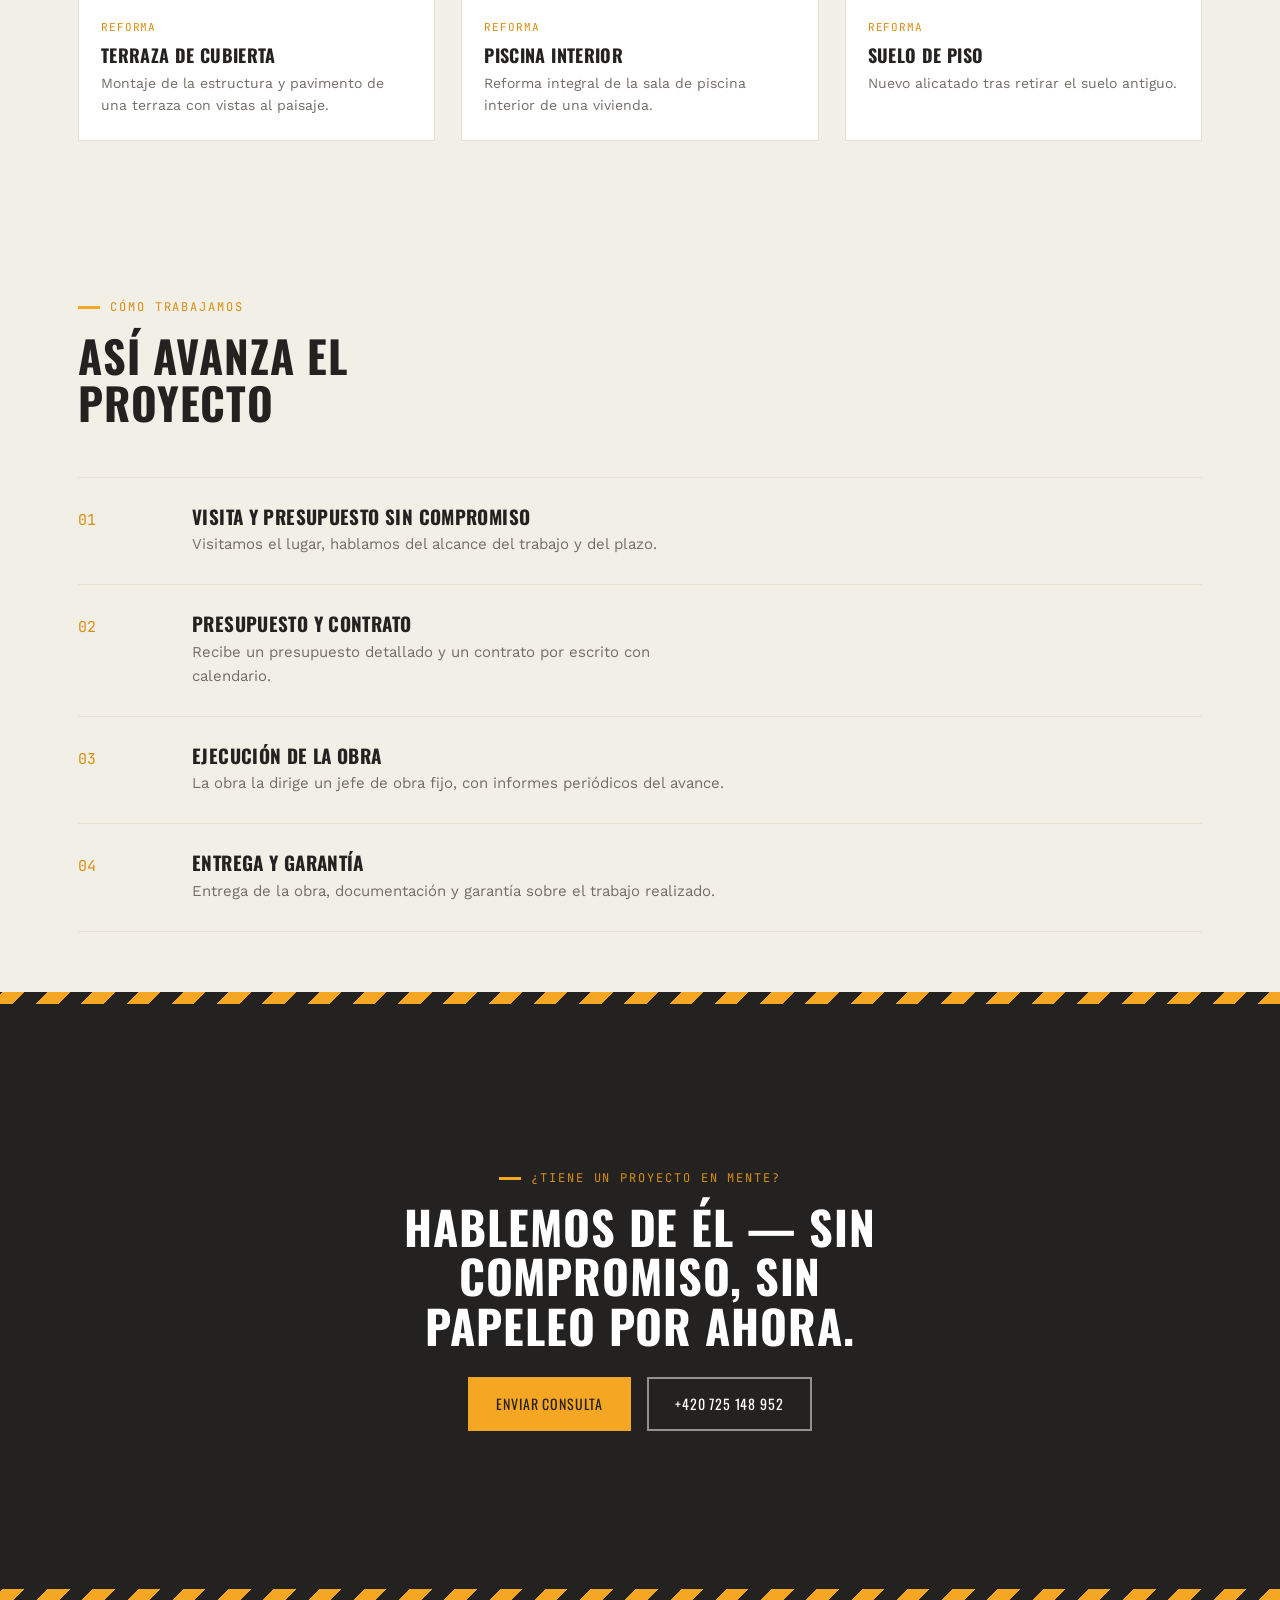
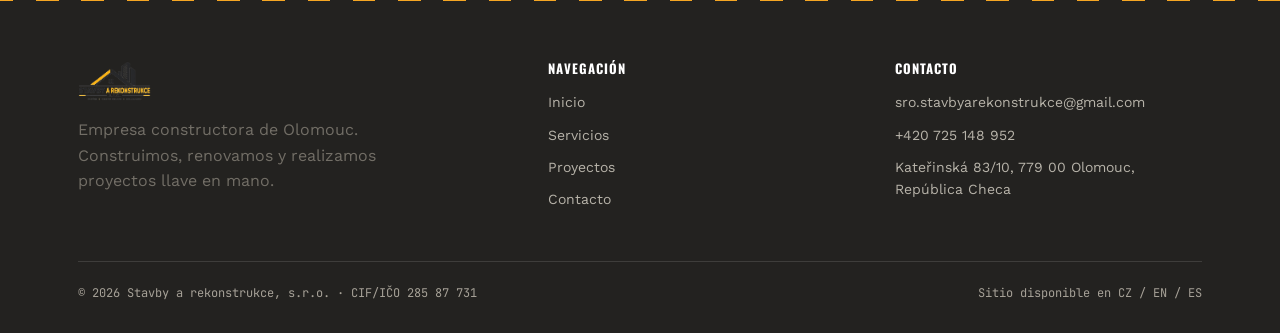
<file: es/index.html>
<!DOCTYPE html>
<html lang="es">
<head>
<meta charset="UTF-8">
<meta name="viewport" content="width=device-width, initial-scale=1.0">
<title>Stavby a rekonstrukce, s.r.o. — Construimos. Renovamos. Realizamos.</title>
<meta name="description" content="Stavby a rekonstrukce, s.r.o. — obra nueva, reformas y proyectos llave en mano en Olomouc, República Checa. Solicite una consulta sin compromiso.">
<link rel="icon" href="../assets/img/favicon-32.png" sizes="32x32">
<link rel="icon" href="../assets/img/favicon-512.png" sizes="512x512">
<link rel="stylesheet" href="../assets/css/style.css">
</head>
<body>

<header class="site-header">
  <div class="header-inner">
    <a href="index.html" class="brand">
      <img src="../assets/img/logo.png" alt="Stavby a rekonstrukce, s.r.o.">
    </a>
    <nav class="main-nav" id="main-nav">
      <a href="index.html" class="active">Inicio</a>
      <a href="index.html#nosotros">Nosotros</a>
      <a href="index.html#servicios">Servicios</a>
      <a href="projects.html">Proyectos</a>
      <a href="contact.html">Contacto</a>
    </nav>
    <div class="header-right">
      <div class="lang-switch">
        <a href="../cs/index.html">CZ</a>
        <a href="../en/index.html">EN</a>
        <a href="index.html" class="active">ES</a>
      </div>
      <button class="nav-toggle" aria-label="Abrir menú" aria-expanded="false"><span></span></button>
    </div>
  </div>
</header>

<section class="hero">
  <div class="hero-stripe" aria-hidden="true"></div>
  <div class="hero-inner">
    <span class="eyebrow">Construcción · Reforma · Realización</span>
    <h1>Construimos con firmeza.<br>Renovamos con <em>esmero</em>.</h1>
    <p class="lede">Viviendas, pisos y locales comerciales — desde la excavación hasta el último detalle. Trabajamos en Olomouc y alrededores, con más de 12 años de experiencia en obra.</p>
    <div class="hero-cta">
      <a href="contact.html" class="btn btn-primary">Presupuesto sin compromiso</a>
      <a href="projects.html" class="btn btn-ghost" style="color:#fff;border-color:rgba(255,255,255,0.5);">Ver proyectos</a>
    </div>
    <div class="stat-row">
      <div class="stat"><span class="num">120+</span><span class="label">Proyectos finalizados</span></div>
      <div class="stat"><span class="num">12</span><span class="label">Años de experiencia</span></div>
      <div class="stat"><span class="num">98 %</span><span class="label">Obras entregadas a tiempo</span></div>
      <div class="stat"><span class="num">A</span><span class="label">Equipo propio</span></div>
    </div>
  </div>
</section>

<section id="nosotros">
  <div class="container">
    <div class="section-head">
      <div>
        <span class="eyebrow">Nosotros</span>
        <h2>Una constructora que respalda su trabajo desde los cimientos hasta la entrega de llaves.</h2>
      </div>
      <p>Stavby a rekonstrukce, s.r.o. es una empresa constructora familiar de Olomouc. Combinamos nuestro propio equipo de oficios con una planificación cuidadosa, para que sepa siempre qué se hace en la obra, cuándo y a qué coste.</p>
    </div>
    <div class="trust-strip">
      <span class="trust-item">Equipo de obra propio</span>
      <span class="trust-item">Contrato y presupuesto por escrito</span>
      <span class="trust-item">Garantía sobre el trabajo realizado</span>
      <span class="trust-item">Seguro de responsabilidad civil</span>
    </div>
  </div>
</section>

<section id="servicios" class="bg-charcoal">
  <div class="container">
    <div class="section-head">
      <div>
        <span class="eyebrow">Qué hacemos</span>
        <h2>Servicios llave en mano, del proyecto a la recepción final.</h2>
      </div>
      <p>Ya sea que construya desde cero o transforme un piso antiguo, le acompañamos en todo el proceso.</p>
    </div>
  </div>
  <div class="grid-3">
    <div class="service-card">
      <span class="service-index">01 / Obra nueva</span>
      <h3>Viviendas llave en mano</h3>
      <p>Desde la excavación de cimientos hasta los últimos acabados, según su proyecto o el nuestro.</p>
    </div>
    <div class="service-card">
      <span class="service-index">02 / Reformas</span>
      <h3>Pisos, casas, baños</h3>
      <p>Reformas integrales de interiores, incluidas instalaciones, suelos y estructura, con el mínimo de molestias y plazos firmes.</p>
    </div>
    <div class="service-card">
      <span class="service-index">03 / Tejados</span>
      <h3>Estructura y cubierta</h3>
      <p>Sustitución y reparación de la estructura del tejado, aislamiento de buhardillas y trabajos de chapistería.</p>
    </div>
    <div class="service-card">
      <span class="service-index">04 / Ampliaciones</span>
      <h3>Anexos y ampliaciones de ático</h3>
      <p>Ampliaciones y nuevas plantas que se integran con la estructura existente de la vivienda.</p>
    </div>
    <div class="service-card">
      <span class="service-index">05 / Locales comerciales</span>
      <h3>Oficinas y locales</h3>
      <p>Acondicionamiento de interiores comerciales adaptado a la actividad y a la fecha de apertura.</p>
    </div>
    <div class="service-card">
      <span class="service-index">06 / Llave en mano</span>
      <h3>Proyecto, obra y dirección</h3>
      <p>Nos encargamos del proyecto, los oficios y la dirección de obra — usted solo elige los acabados.</p>
    </div>
  </div>
</section>

<section>
  <div class="container">
    <div class="section-head">
      <div>
        <span class="eyebrow">Proyectos recientes</span>
        <h2>Lo último que hemos terminado</h2>
      </div>
      <a href="projects.html" class="btn btn-ghost">Ver todos los proyectos</a>
    </div>
    <div class="project-grid">
      <div class="project-card reveal">
        <div class="project-thumb"><img src="../assets/img/projects/terrace-finished.jpg" alt="Terraza de cubierta terminada"></div>
        <div class="project-body">
          <span class="project-tag">Reforma</span>
          <h3>Terraza de cubierta</h3>
          <p>Montaje de la estructura y pavimento de una terraza con vistas al paisaje.</p>
        </div>
      </div>
      <div class="project-card reveal">
        <div class="project-thumb"><img src="../assets/img/projects/indoor-pool.jpg" alt="Reforma de piscina interior"></div>
        <div class="project-body">
          <span class="project-tag">Reforma</span>
          <h3>Piscina interior</h3>
          <p>Reforma integral de la sala de piscina interior de una vivienda.</p>
        </div>
      </div>
      <div class="project-card reveal">
        <div class="project-thumb"><img src="../assets/img/projects/floor-tiling.jpg" alt="Reforma de suelo de un piso"></div>
        <div class="project-body">
          <span class="project-tag">Reforma</span>
          <h3>Suelo de piso</h3>
          <p>Nuevo alicatado tras retirar el suelo antiguo.</p>
        </div>
      </div>
    </div>
  </div>
</section>

<section class="section-tight">
  <div class="container">
    <div class="section-head">
      <div>
        <span class="eyebrow">Cómo trabajamos</span>
        <h2>Así avanza el proyecto</h2>
      </div>
    </div>
    <div class="process-list">
      <div class="process-step">
        <span class="step-num">01</span>
        <div><h3>Visita y presupuesto sin compromiso</h3><p>Visitamos el lugar, hablamos del alcance del trabajo y del plazo.</p></div>
      </div>
      <div class="process-step">
        <span class="step-num">02</span>
        <div><h3>Presupuesto y contrato</h3><p>Recibe un presupuesto detallado y un contrato por escrito con calendario.</p></div>
      </div>
      <div class="process-step">
        <span class="step-num">03</span>
        <div><h3>Ejecución de la obra</h3><p>La obra la dirige un jefe de obra fijo, con informes periódicos del avance.</p></div>
      </div>
      <div class="process-step">
        <span class="step-num">04</span>
        <div><h3>Entrega y garantía</h3><p>Entrega de la obra, documentación y garantía sobre el trabajo realizado.</p></div>
      </div>
    </div>
  </div>
</section>

<section class="cta-banner">
  <div class="hazard" style="position:absolute;top:0;left:0;right:0;"></div>
  <div class="container">
    <span class="eyebrow" style="justify-content:center;">¿Tiene un proyecto en mente?</span>
    <h2>Hablemos de él — sin compromiso, sin papeleo por ahora.</h2>
    <div class="btn-row">
      <a href="contact.html" class="btn btn-yellow">Enviar consulta</a>
      <a href="tel:+420725148952" class="btn btn-ghost" style="color:#fff;border-color:rgba(255,255,255,0.5);">+420 725 148 952</a>
    </div>
  </div>
  <div class="hazard" style="position:absolute;bottom:0;left:0;right:0;"></div>
</section>

<footer class="site-footer">
  <div class="container">
    <div class="footer-top">
      <div>
        <div class="footer-brand">
          <img src="../assets/img/logo.png" alt="Stavby a rekonstrukce, s.r.o.">
        </div>
        <p style="max-width:38ch;">Empresa constructora de Olomouc. Construimos, renovamos y realizamos proyectos llave en mano.</p>
      </div>
      <div>
        <h4>NAVEGACIÓN</h4>
        <ul>
          <li><a href="index.html">Inicio</a></li>
          <li><a href="index.html#servicios">Servicios</a></li>
          <li><a href="projects.html">Proyectos</a></li>
          <li><a href="contact.html">Contacto</a></li>
        </ul>
      </div>
      <div>
        <h4>CONTACTO</h4>
        <ul>
          <li><a href="mailto:sro.stavbyarekonstrukce@gmail.com">sro.stavbyarekonstrukce@gmail.com</a></li>
          <li><a href="tel:+420725148952">+420 725 148 952</a></li>
          <li>Kateřinská 83/10, 779 00 Olomouc, República Checa</li>
        </ul>
      </div>
    </div>
    <div class="footer-bottom">
      <span>© 2026 Stavby a rekonstrukce, s.r.o. · CIF/IČO 285 87 731</span>
      <span>Sitio disponible en CZ / EN / ES</span>
    </div>
  </div>
</footer>

<script src="../assets/js/main.js"></script>
</body>
</html>
</file>
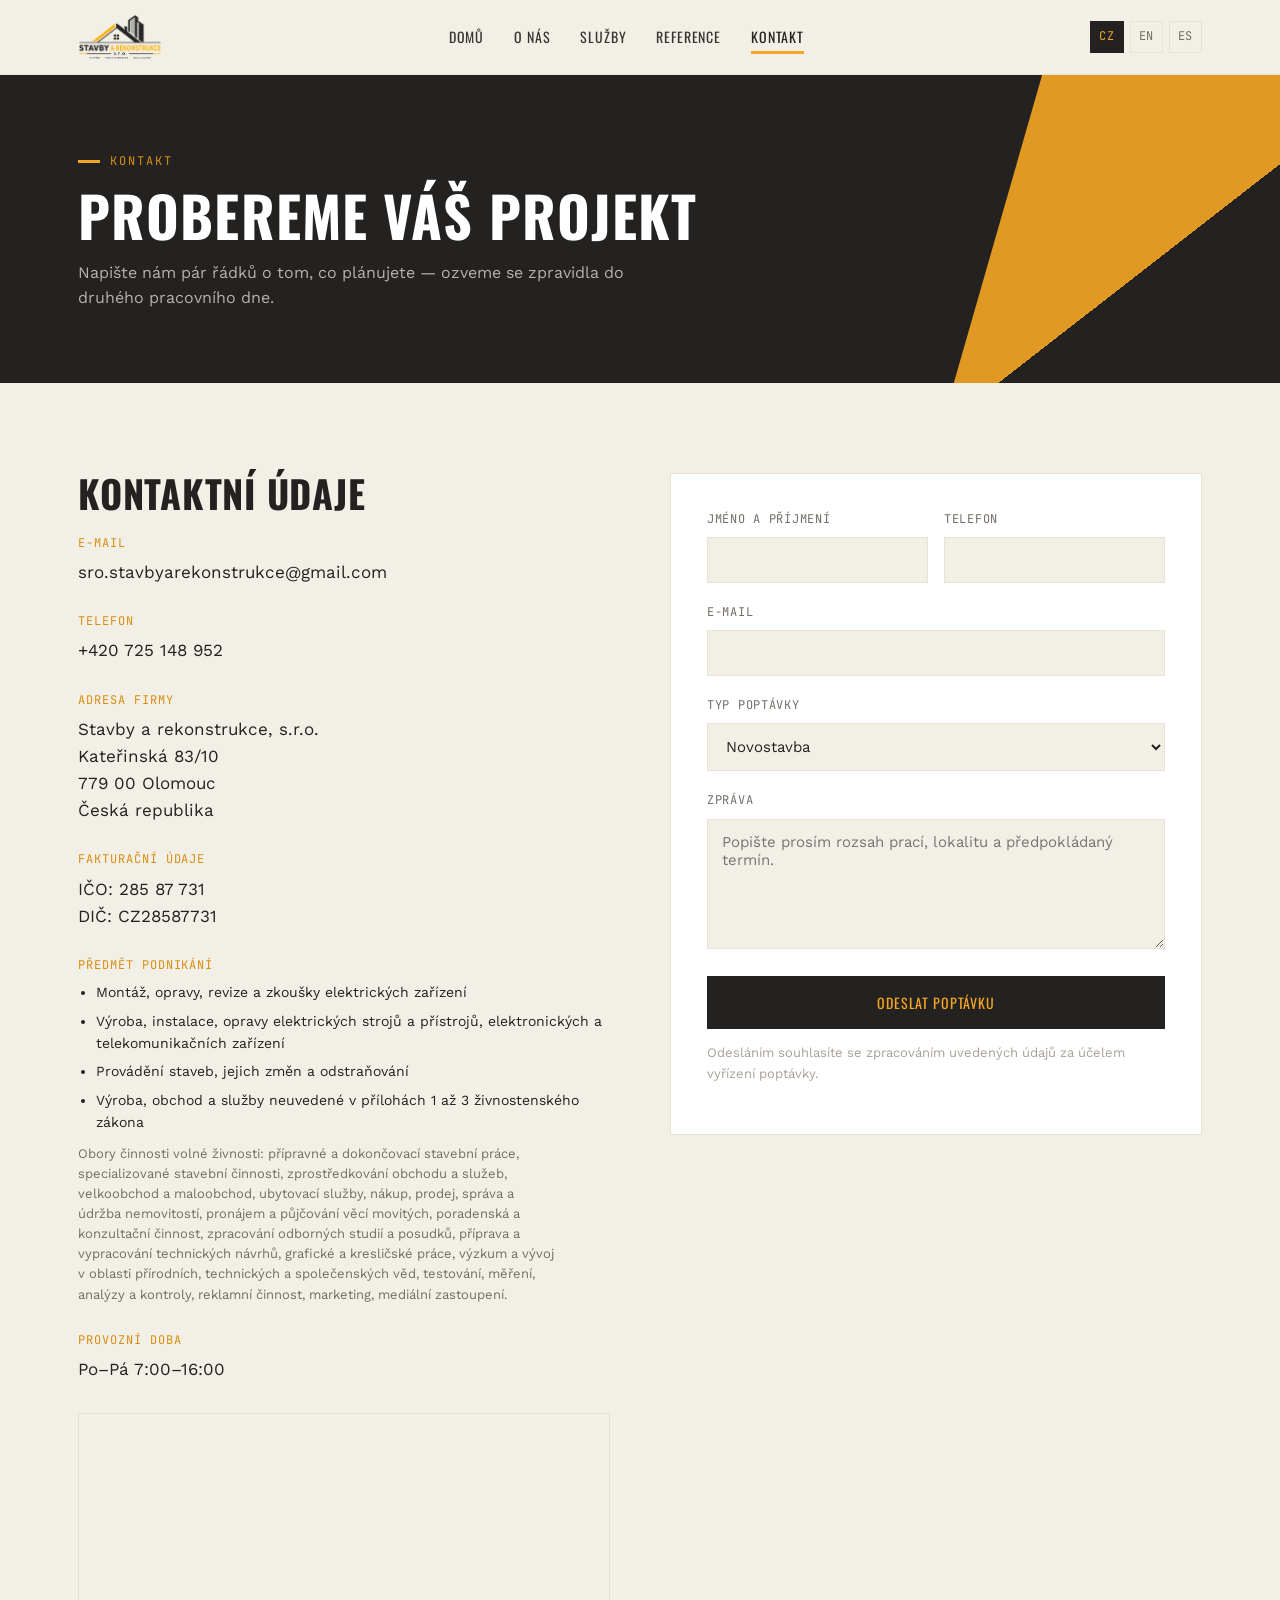
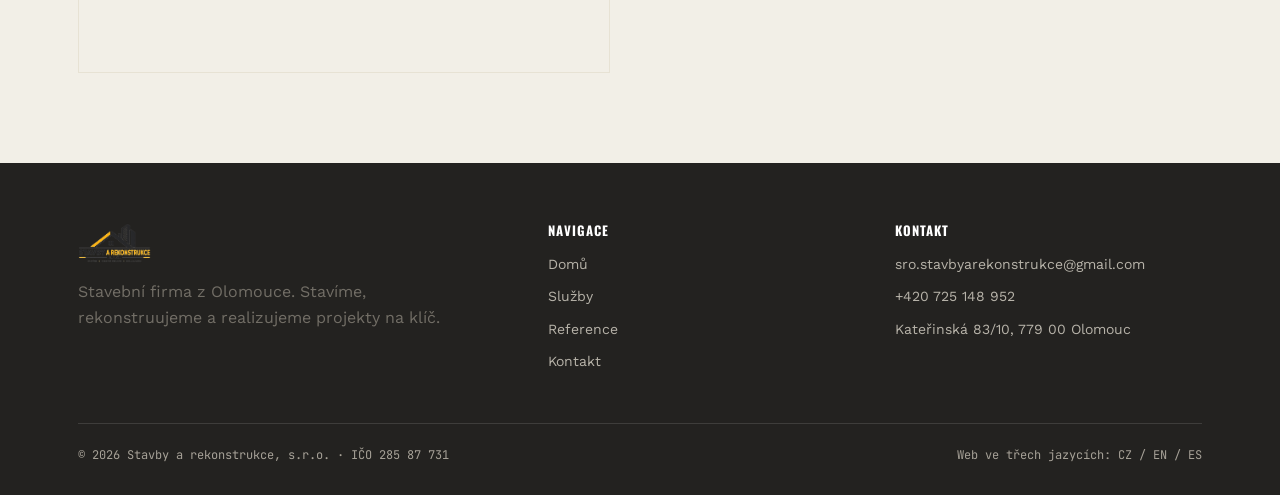
<file: cs/contact.html>
<!DOCTYPE html>
<html lang="cs">
<head>
<meta charset="UTF-8">
<meta name="viewport" content="width=device-width, initial-scale=1.0">
<title>Kontakt — Stavby a rekonstrukce, s.r.o.</title>
<meta name="description" content="Kontaktujte Stavby a rekonstrukce, s.r.o. — nezávazná poptávka, adresa firmy a telefonní kontakt.">
<link rel="icon" href="../assets/img/favicon-32.png" sizes="32x32">
<link rel="icon" href="../assets/img/favicon-512.png" sizes="512x512">
<link rel="stylesheet" href="../assets/css/style.css">
</head>
<body>

<header class="site-header">
  <div class="header-inner">
    <a href="index.html" class="brand">
      <img src="../assets/img/logo.png" alt="Stavby a rekonstrukce, s.r.o.">
    </a>
    <nav class="main-nav" id="main-nav">
      <a href="index.html">Domů</a>
      <a href="index.html#o-nas">O nás</a>
      <a href="index.html#sluzby">Služby</a>
      <a href="projects.html">Reference</a>
      <a href="contact.html" class="active">Kontakt</a>
    </nav>
    <div class="header-right">
      <div class="lang-switch">
        <a href="index.html" class="active">CZ</a>
        <a href="../en/contact.html">EN</a>
        <a href="../es/contact.html">ES</a>
      </div>
      <button class="nav-toggle" aria-label="Otevřít menu" aria-expanded="false"><span></span></button>
    </div>
  </div>
</header>

<section class="page-head">
  <div class="page-head-stripe" aria-hidden="true"></div>
  <div class="container">
    <span class="eyebrow">Kontakt</span>
    <h1>Probereme váš projekt</h1>
    <p>Napište nám pár řádků o tom, co plánujete — ozveme se zpravidla do druhého pracovního dne.</p>
  </div>
</section>

<section>
  <div class="container">
    <div class="contact-layout">

      <div class="contact-info">
        <h2>Kontaktní údaje</h2>

        <div class="contact-block">
          <span class="label">E-mail</span>
          <a href="mailto:sro.stavbyarekonstrukce@gmail.com" class="value">sro.stavbyarekonstrukce@gmail.com</a>
        </div>

        <div class="contact-block">
          <span class="label">Telefon</span>
          <a href="tel:+420725148952" class="value">+420 725 148 952</a>
        </div>

        <div class="contact-block">
          <span class="label">Adresa firmy</span>
          <div class="value">Stavby a rekonstrukce, s.r.o.<br>Kateřinská 83/10<br>779 00 Olomouc<br>Česká republika</div>
        </div>

        <div class="contact-block">
          <span class="label">Fakturační údaje</span>
          <div class="value">IČO: 285 87 731<br>DIČ: CZ28587731</div>
        </div>

        <div class="contact-block">
          <span class="label">Předmět podnikání</span>
          <ul class="scope-list">
            <li>Montáž, opravy, revize a zkoušky elektrických zařízení</li>
            <li>Výroba, instalace, opravy elektrických strojů a přístrojů, elektronických a telekomunikačních zařízení</li>
            <li>Provádění staveb, jejich změn a odstraňování</li>
            <li>Výroba, obchod a služby neuvedené v přílohách 1 až 3 živnostenského zákona</li>
          </ul>
          <p class="scope-note">Obory činnosti volné živnosti: přípravné a dokončovací stavební práce, specializované stavební činnosti, zprostředkování obchodu a služeb, velkoobchod a maloobchod, ubytovací služby, nákup, prodej, správa a údržba nemovitostí, pronájem a půjčování věcí movitých, poradenská a konzultační činnost, zpracování odborných studií a posudků, příprava a vypracování technických návrhů, grafické a kresličské práce, výzkum a vývoj v oblasti přírodních, technických a společenských věd, testování, měření, analýzy a kontroly, reklamní činnost, marketing, mediální zastoupení.</p>
        </div>

        <div class="contact-block">
          <span class="label">Provozní doba</span>
          <div class="value">Po–Pá 7:00–16:00</div>
        </div>

        <div class="map-frame">
          <iframe src="https://www.google.com/maps?q=Kateřinská+83/10,+779+00+Olomouc,+Česká+republika&output=embed" loading="lazy" title="Mapa — sídlo firmy" referrerpolicy="no-referrer-when-downgrade"></iframe>
        </div>
      </div>

      <div class="form-card">
        <form class="contact-form" action="https://formsubmit.co/ajax/sro.stavbyarekonstrukce@gmail.com" method="POST" data-sending-label="Odesílám…" data-success-msg="Děkujeme, zpráva byla odeslána. Ozveme se co nejdříve." data-error-msg="Zprávu se nepodařilo odeslat. Napište nám prosím přímo na sro.stavbyarekonstrukce@gmail.com.">
          <input type="hidden" name="_subject" value="Nová poptávka z webu — Stavby a rekonstrukce">
          <input type="hidden" name="_template" value="table">
          <input type="hidden" name="_captcha" value="false">
          <input type="text" name="_honey" style="display:none" tabindex="-1" autocomplete="off">

          <div class="two-col">
            <div class="form-row">
              <label for="name">Jméno a příjmení</label>
              <input type="text" id="name" name="Jméno" required>
            </div>
            <div class="form-row">
              <label for="phone">Telefon</label>
              <input type="tel" id="phone" name="Telefon">
            </div>
          </div>

          <div class="form-row">
            <label for="email">E-mail</label>
            <input type="email" id="email" name="email" required>
          </div>

          <div class="form-row">
            <label for="subject">Typ poptávky</label>
            <select id="subject" name="Typ poptávky">
              <option>Novostavba</option>
              <option>Rekonstrukce</option>
              <option>Střecha</option>
              <option>Přístavba</option>
              <option>Komerční prostor</option>
              <option>Jiné</option>
            </select>
          </div>

          <div class="form-row">
            <label for="message">Zpráva</label>
            <textarea id="message" name="Zpráva" required placeholder="Popište prosím rozsah prací, lokalitu a předpokládaný termín."></textarea>
          </div>

          <button type="submit" class="btn btn-primary" style="width:100%; justify-content:center;">Odeslat poptávku</button>
          <p class="form-note">Odesláním souhlasíte se zpracováním uvedených údajů za účelem vyřízení poptávky.</p>
          <div class="form-status" role="status"></div>
        </form>
      </div>

    </div>
  </div>
</section>

<footer class="site-footer">
  <div class="container">
    <div class="footer-top">
      <div>
        <div class="footer-brand">
          <img src="../assets/img/logo.png" alt="Stavby a rekonstrukce, s.r.o.">
        </div>
        <p style="max-width:38ch;">Stavební firma z Olomouce. Stavíme, rekonstruujeme a realizujeme projekty na klíč.</p>
      </div>
      <div>
        <h4>NAVIGACE</h4>
        <ul>
          <li><a href="index.html">Domů</a></li>
          <li><a href="index.html#sluzby">Služby</a></li>
          <li><a href="projects.html">Reference</a></li>
          <li><a href="contact.html">Kontakt</a></li>
        </ul>
      </div>
      <div>
        <h4>KONTAKT</h4>
        <ul>
          <li><a href="mailto:sro.stavbyarekonstrukce@gmail.com">sro.stavbyarekonstrukce@gmail.com</a></li>
          <li><a href="tel:+420725148952">+420 725 148 952</a></li>
          <li>Kateřinská 83/10, 779 00 Olomouc</li>
        </ul>
      </div>
    </div>
    <div class="footer-bottom">
      <span>© 2026 Stavby a rekonstrukce, s.r.o. · IČO 285 87 731</span>
      <span>Web ve třech jazycích: CZ / EN / ES</span>
    </div>
  </div>
</footer>

<script src="../assets/js/main.js"></script>
</body>
</html>
</file>
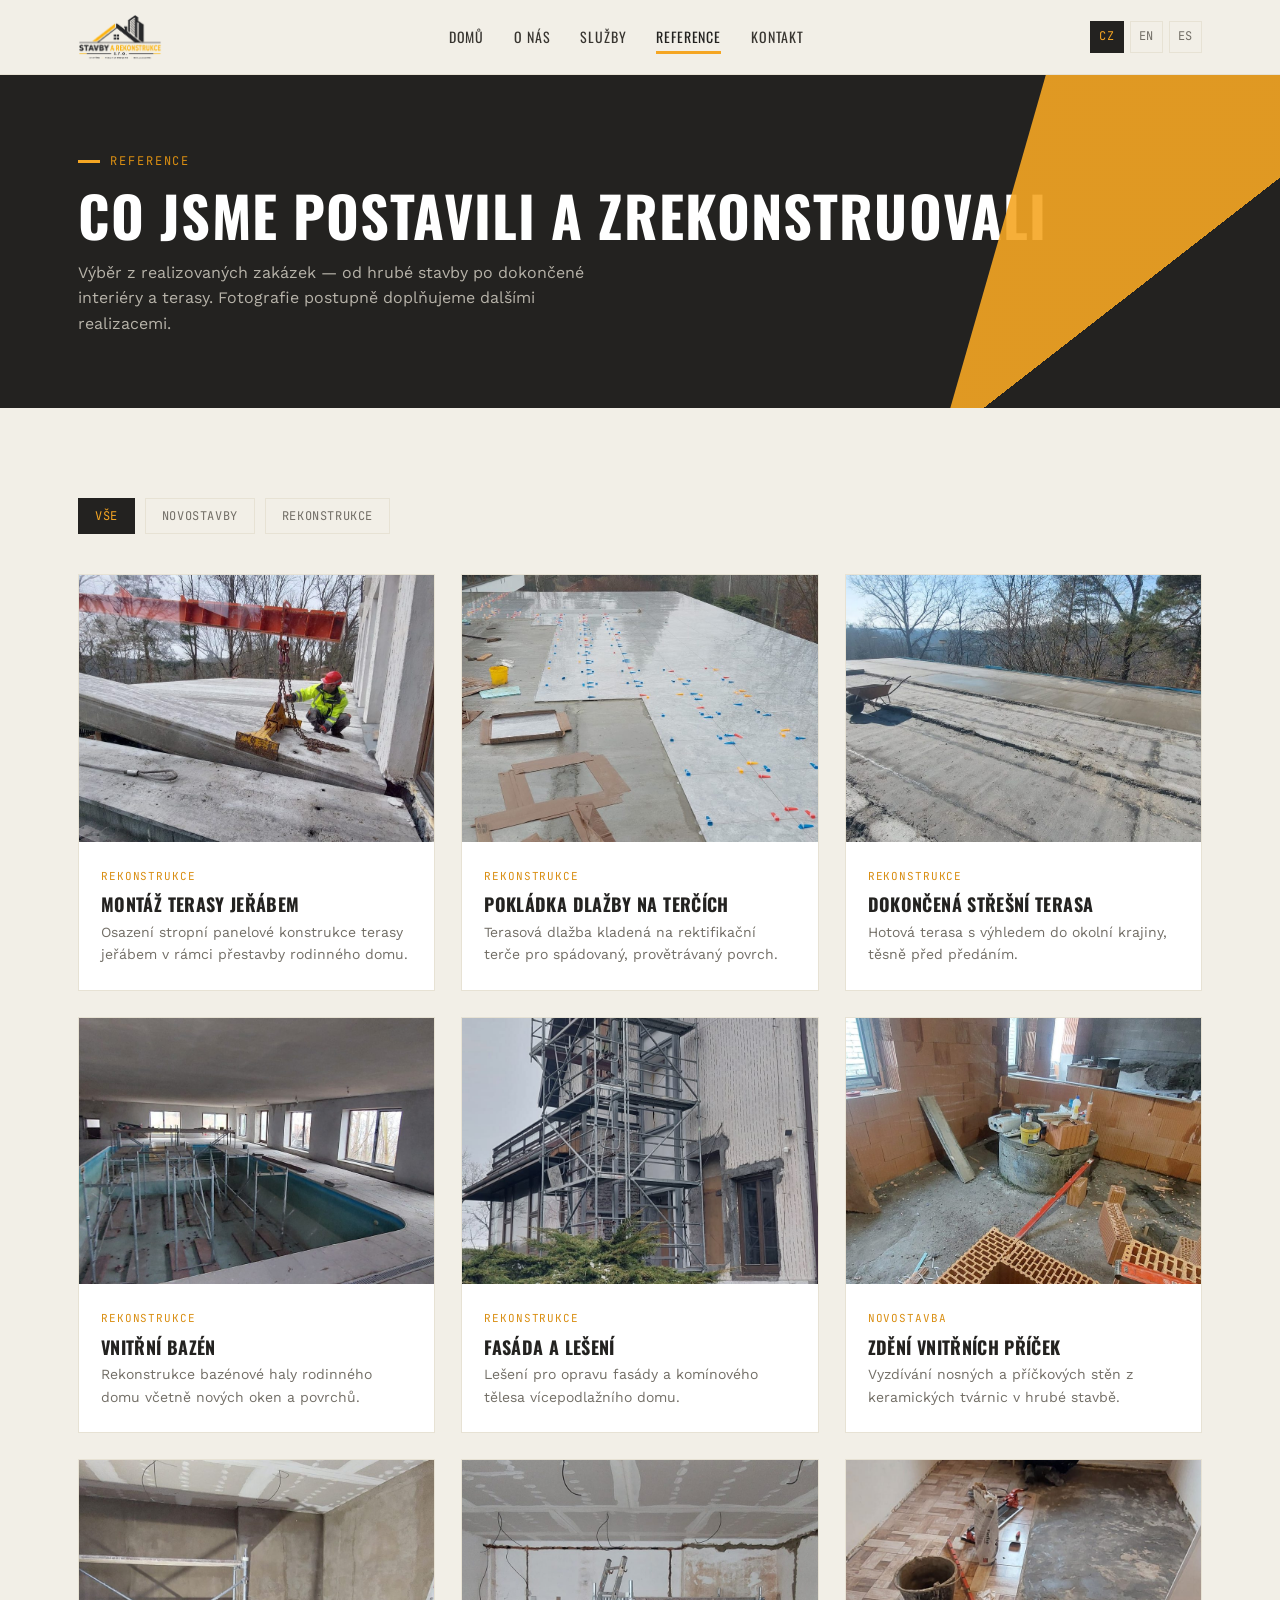
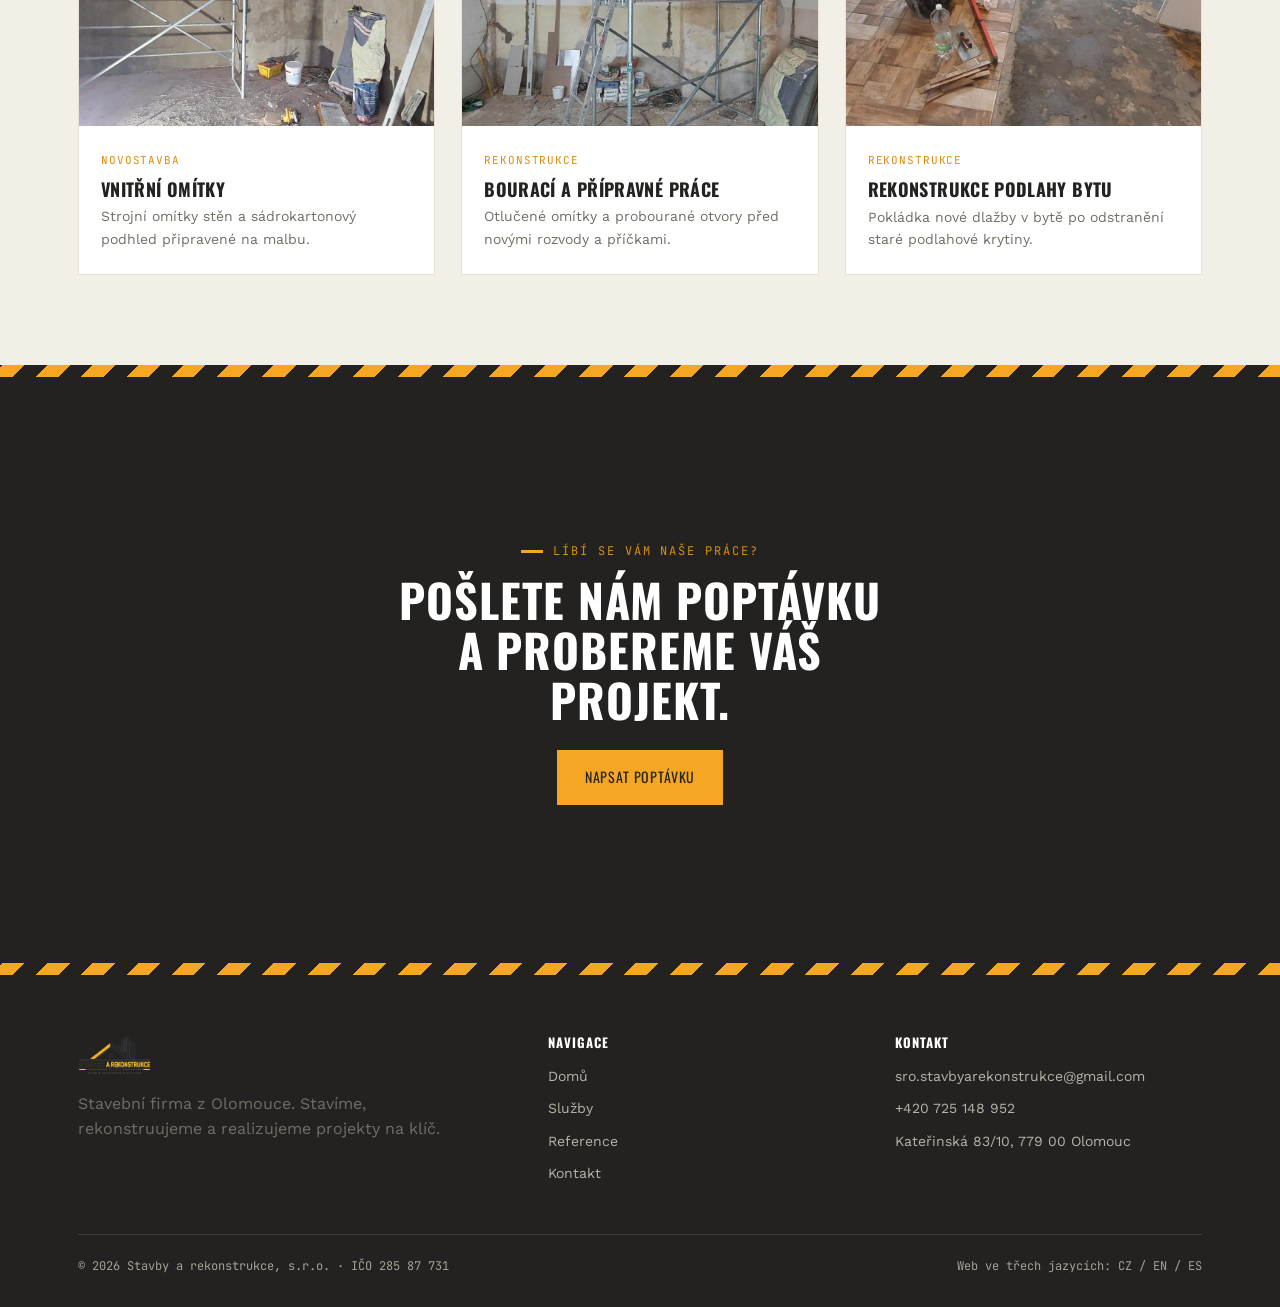
<file: cs/projects.html>
<!DOCTYPE html>
<html lang="cs">
<head>
<meta charset="UTF-8">
<meta name="viewport" content="width=device-width, initial-scale=1.0">
<title>Reference — Stavby a rekonstrukce, s.r.o.</title>
<meta name="description" content="Přehled realizovaných staveb a rekonstrukcí — rodinné domy, byty, střechy a komerční prostory.">
<link rel="icon" href="../assets/img/favicon-32.png" sizes="32x32">
<link rel="icon" href="../assets/img/favicon-512.png" sizes="512x512">
<link rel="stylesheet" href="../assets/css/style.css">
</head>
<body>

<header class="site-header">
  <div class="header-inner">
    <a href="index.html" class="brand">
      <img src="../assets/img/logo.png" alt="Stavby a rekonstrukce, s.r.o.">
    </a>
    <nav class="main-nav" id="main-nav">
      <a href="index.html">Domů</a>
      <a href="index.html#o-nas">O nás</a>
      <a href="index.html#sluzby">Služby</a>
      <a href="projects.html" class="active">Reference</a>
      <a href="contact.html">Kontakt</a>
    </nav>
    <div class="header-right">
      <div class="lang-switch">
        <a href="index.html" class="active">CZ</a>
        <a href="../en/projects.html">EN</a>
        <a href="../es/projects.html">ES</a>
      </div>
      <button class="nav-toggle" aria-label="Otevřít menu" aria-expanded="false"><span></span></button>
    </div>
  </div>
</header>

<section class="page-head">
  <div class="page-head-stripe" aria-hidden="true"></div>
  <div class="container">
    <span class="eyebrow">Reference</span>
    <h1>Co jsme postavili a zrekonstruovali</h1>
    <p>Výběr z realizovaných zakázek — od hrubé stavby po dokončené interiéry a terasy. Fotografie postupně doplňujeme dalšími realizacemi.</p>
  </div>
</section>

<section>
  <div class="container">
    <div class="filter-row">
      <button class="filter-btn active" data-filter="all">Vše</button>
      <button class="filter-btn" data-filter="novostavby">Novostavby</button>
      <button class="filter-btn" data-filter="rekonstrukce">Rekonstrukce</button>
    </div>

    <div class="project-grid">
      <div class="project-card reveal" data-category="rekonstrukce">
        <div class="project-thumb"><img src="../assets/img/projects/terrace-crane-install.jpg" alt="Montáž stropní konstrukce terasy jeřábem"></div>
        <div class="project-body">
          <span class="project-tag">Rekonstrukce</span>
          <h3>Montáž terasy jeřábem</h3>
          <p>Osazení stropní panelové konstrukce terasy jeřábem v rámci přestavby rodinného domu.</p>
        </div>
      </div>
      <div class="project-card reveal" data-category="rekonstrukce">
        <div class="project-thumb"><img src="../assets/img/projects/terrace-tile-laying.jpg" alt="Pokládka dlažby terasy na rektifikační terče"></div>
        <div class="project-body">
          <span class="project-tag">Rekonstrukce</span>
          <h3>Pokládka dlažby na terčích</h3>
          <p>Terasová dlažba kladená na rektifikační terče pro spádovaný, provětrávaný povrch.</p>
        </div>
      </div>
      <div class="project-card reveal" data-category="rekonstrukce">
        <div class="project-thumb"><img src="../assets/img/projects/terrace-finished.jpg" alt="Dokončená střešní terasa s výhledem do krajiny"></div>
        <div class="project-body">
          <span class="project-tag">Rekonstrukce</span>
          <h3>Dokončená střešní terasa</h3>
          <p>Hotová terasa s výhledem do okolní krajiny, těsně před předáním.</p>
        </div>
      </div>
      <div class="project-card reveal" data-category="rekonstrukce">
        <div class="project-thumb"><img src="../assets/img/projects/indoor-pool.jpg" alt="Rekonstrukce vnitřního bazénu rodinného domu"></div>
        <div class="project-body">
          <span class="project-tag">Rekonstrukce</span>
          <h3>Vnitřní bazén</h3>
          <p>Rekonstrukce bazénové haly rodinného domu včetně nových oken a povrchů.</p>
        </div>
      </div>
      <div class="project-card reveal" data-category="rekonstrukce">
        <div class="project-thumb"><img src="../assets/img/projects/facade-scaffolding.jpg" alt="Lešení pro opravu fasády a komína"></div>
        <div class="project-body">
          <span class="project-tag">Rekonstrukce</span>
          <h3>Fasáda a lešení</h3>
          <p>Lešení pro opravu fasády a komínového tělesa vícepodlažního domu.</p>
        </div>
      </div>
      <div class="project-card reveal" data-category="novostavby">
        <div class="project-thumb"><img src="../assets/img/projects/brick-walls.jpg" alt="Zdění vnitřních příček z keramických tvárnic"></div>
        <div class="project-body">
          <span class="project-tag">Novostavba</span>
          <h3>Zdění vnitřních příček</h3>
          <p>Vyzdívání nosných a příčkových stěn z keramických tvárnic v hrubé stavbě.</p>
        </div>
      </div>
      <div class="project-card reveal" data-category="novostavby">
        <div class="project-thumb"><img src="../assets/img/projects/plastering-interior.jpg" alt="Strojní omítky interiéru"></div>
        <div class="project-body">
          <span class="project-tag">Novostavba</span>
          <h3>Vnitřní omítky</h3>
          <p>Strojní omítky stěn a sádrokartonový podhled připravené na malbu.</p>
        </div>
      </div>
      <div class="project-card reveal" data-category="rekonstrukce">
        <div class="project-thumb"><img src="../assets/img/projects/demolition-prep.jpg" alt="Bourací a přípravné práce před rekonstrukcí"></div>
        <div class="project-body">
          <span class="project-tag">Rekonstrukce</span>
          <h3>Bourací a přípravné práce</h3>
          <p>Otlučené omítky a probourané otvory před novými rozvody a příčkami.</p>
        </div>
      </div>
      <div class="project-card reveal" data-category="rekonstrukce">
        <div class="project-thumb"><img src="../assets/img/projects/floor-tiling.jpg" alt="Rekonstrukce podlahy v bytě"></div>
        <div class="project-body">
          <span class="project-tag">Rekonstrukce</span>
          <h3>Rekonstrukce podlahy bytu</h3>
          <p>Pokládka nové dlažby v bytě po odstranění staré podlahové krytiny.</p>
        </div>
      </div>
    </div>
  </div>
</section>

<section class="cta-banner">
  <div class="hazard" style="position:absolute;top:0;left:0;right:0;"></div>
  <div class="container">
    <span class="eyebrow" style="justify-content:center;">Líbí se vám naše práce?</span>
    <h2>Pošlete nám poptávku a probereme váš projekt.</h2>
    <div class="btn-row">
      <a href="contact.html" class="btn btn-yellow">Napsat poptávku</a>
    </div>
  </div>
  <div class="hazard" style="position:absolute;bottom:0;left:0;right:0;"></div>
</section>

<footer class="site-footer">
  <div class="container">
    <div class="footer-top">
      <div>
        <div class="footer-brand">
          <img src="../assets/img/logo.png" alt="Stavby a rekonstrukce, s.r.o.">
        </div>
        <p style="max-width:38ch;">Stavební firma z Olomouce. Stavíme, rekonstruujeme a realizujeme projekty na klíč.</p>
      </div>
      <div>
        <h4>NAVIGACE</h4>
        <ul>
          <li><a href="index.html">Domů</a></li>
          <li><a href="index.html#sluzby">Služby</a></li>
          <li><a href="projects.html">Reference</a></li>
          <li><a href="contact.html">Kontakt</a></li>
        </ul>
      </div>
      <div>
        <h4>KONTAKT</h4>
        <ul>
          <li><a href="mailto:sro.stavbyarekonstrukce@gmail.com">sro.stavbyarekonstrukce@gmail.com</a></li>
          <li><a href="tel:+420725148952">+420 725 148 952</a></li>
          <li>Kateřinská 83/10, 779 00 Olomouc</li>
        </ul>
      </div>
    </div>
    <div class="footer-bottom">
      <span>© 2026 Stavby a rekonstrukce, s.r.o. · IČO 285 87 731</span>
      <span>Web ve třech jazycích: CZ / EN / ES</span>
    </div>
  </div>
</footer>

<script src="../assets/js/main.js"></script>
</body>
</html>
</file>
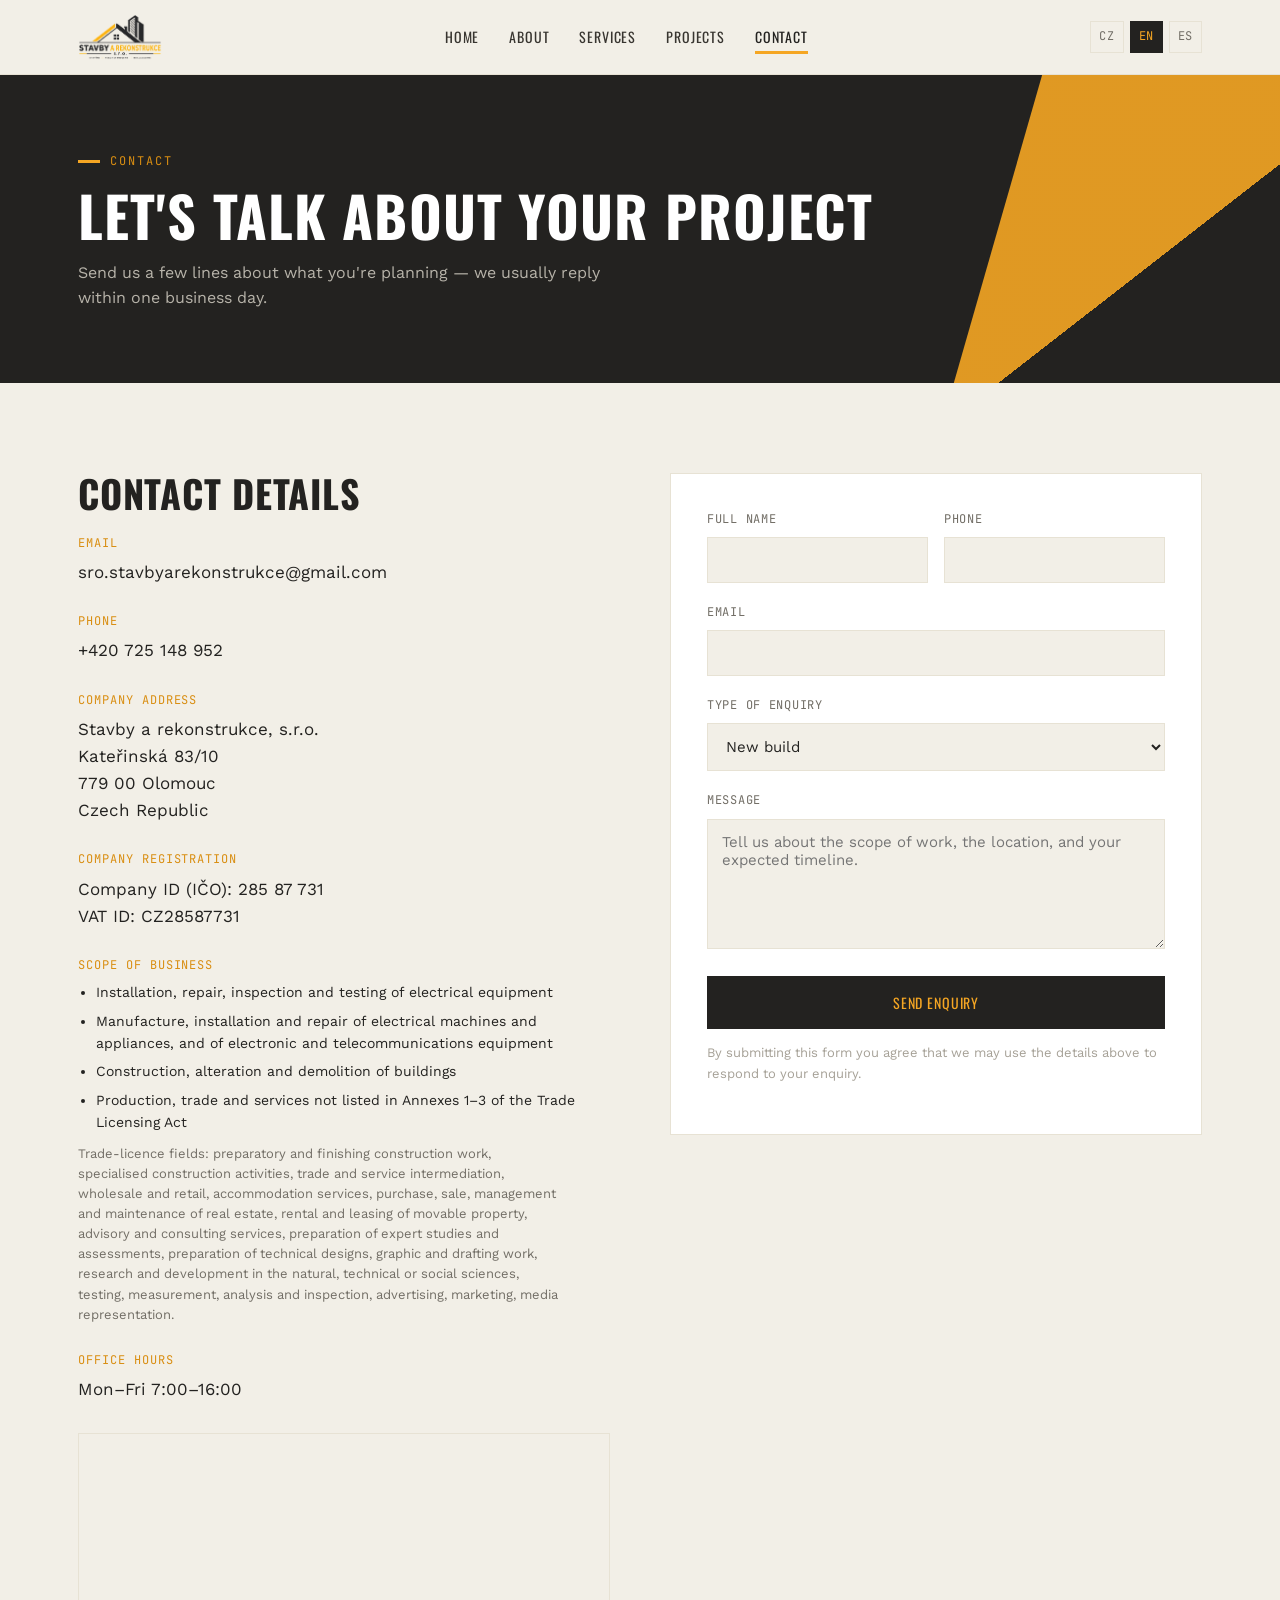
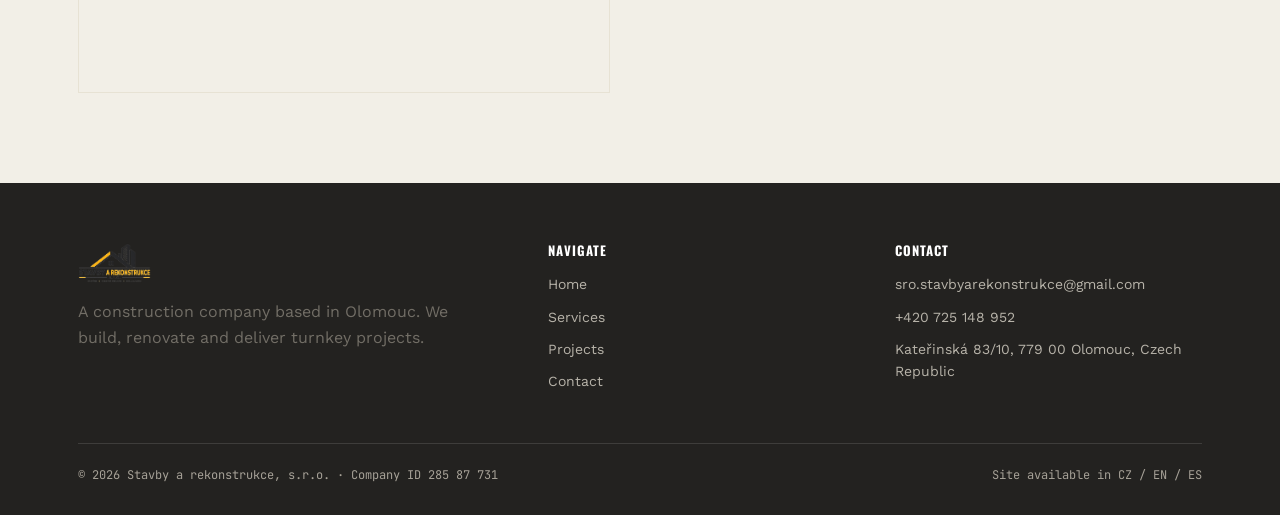
<file: en/contact.html>
<!DOCTYPE html>
<html lang="en">
<head>
<meta charset="UTF-8">
<meta name="viewport" content="width=device-width, initial-scale=1.0">
<title>Contact — Stavby a rekonstrukce, s.r.o.</title>
<meta name="description" content="Contact Stavby a rekonstrukce, s.r.o. — send a free enquiry, find our company address and phone number.">
<link rel="icon" href="../assets/img/favicon-32.png" sizes="32x32">
<link rel="icon" href="../assets/img/favicon-512.png" sizes="512x512">
<link rel="stylesheet" href="../assets/css/style.css">
</head>
<body>

<header class="site-header">
  <div class="header-inner">
    <a href="index.html" class="brand">
      <img src="../assets/img/logo.png" alt="Stavby a rekonstrukce, s.r.o.">
    </a>
    <nav class="main-nav" id="main-nav">
      <a href="index.html">Home</a>
      <a href="index.html#about">About</a>
      <a href="index.html#services">Services</a>
      <a href="projects.html">Projects</a>
      <a href="contact.html" class="active">Contact</a>
    </nav>
    <div class="header-right">
      <div class="lang-switch">
        <a href="../cs/contact.html">CZ</a>
        <a href="contact.html" class="active">EN</a>
        <a href="../es/contact.html">ES</a>
      </div>
      <button class="nav-toggle" aria-label="Open menu" aria-expanded="false"><span></span></button>
    </div>
  </div>
</header>

<section class="page-head">
  <div class="page-head-stripe" aria-hidden="true"></div>
  <div class="container">
    <span class="eyebrow">Contact</span>
    <h1>Let's talk about your project</h1>
    <p>Send us a few lines about what you're planning — we usually reply within one business day.</p>
  </div>
</section>

<section>
  <div class="container">
    <div class="contact-layout">

      <div class="contact-info">
        <h2>Contact details</h2>

        <div class="contact-block">
          <span class="label">Email</span>
          <a href="mailto:sro.stavbyarekonstrukce@gmail.com" class="value">sro.stavbyarekonstrukce@gmail.com</a>
        </div>

        <div class="contact-block">
          <span class="label">Phone</span>
          <a href="tel:+420725148952" class="value">+420 725 148 952</a>
        </div>

        <div class="contact-block">
          <span class="label">Company address</span>
          <div class="value">Stavby a rekonstrukce, s.r.o.<br>Kateřinská 83/10<br>779 00 Olomouc<br>Czech Republic</div>
        </div>

        <div class="contact-block">
          <span class="label">Company registration</span>
          <div class="value">Company ID (IČO): 285 87 731<br>VAT ID: CZ28587731</div>
        </div>

        <div class="contact-block">
          <span class="label">Scope of business</span>
          <ul class="scope-list">
            <li>Installation, repair, inspection and testing of electrical equipment</li>
            <li>Manufacture, installation and repair of electrical machines and appliances, and of electronic and telecommunications equipment</li>
            <li>Construction, alteration and demolition of buildings</li>
            <li>Production, trade and services not listed in Annexes 1–3 of the Trade Licensing Act</li>
          </ul>
          <p class="scope-note">Trade-licence fields: preparatory and finishing construction work, specialised construction activities, trade and service intermediation, wholesale and retail, accommodation services, purchase, sale, management and maintenance of real estate, rental and leasing of movable property, advisory and consulting services, preparation of expert studies and assessments, preparation of technical designs, graphic and drafting work, research and development in the natural, technical or social sciences, testing, measurement, analysis and inspection, advertising, marketing, media representation.</p>
        </div>

        <div class="contact-block">
          <span class="label">Office hours</span>
          <div class="value">Mon–Fri 7:00–16:00</div>
        </div>

        <div class="map-frame">
          <iframe src="https://www.google.com/maps?q=Kateřinská+83/10,+779+00+Olomouc,+Česká+republika&output=embed" loading="lazy" title="Map — company address" referrerpolicy="no-referrer-when-downgrade"></iframe>
        </div>
      </div>

      <div class="form-card">
        <form class="contact-form" action="https://formsubmit.co/ajax/sro.stavbyarekonstrukce@gmail.com" method="POST" data-sending-label="Sending…" data-success-msg="Thanks — your message has been sent. We'll get back to you soon." data-error-msg="Something went wrong. Please email us directly at sro.stavbyarekonstrukce@gmail.com.">
          <input type="hidden" name="_subject" value="New enquiry from the website — Stavby a rekonstrukce">
          <input type="hidden" name="_template" value="table">
          <input type="hidden" name="_captcha" value="false">
          <input type="text" name="_honey" style="display:none" tabindex="-1" autocomplete="off">

          <div class="two-col">
            <div class="form-row">
              <label for="name">Full name</label>
              <input type="text" id="name" name="Name" required>
            </div>
            <div class="form-row">
              <label for="phone">Phone</label>
              <input type="tel" id="phone" name="Phone">
            </div>
          </div>

          <div class="form-row">
            <label for="email">Email</label>
            <input type="email" id="email" name="email" required>
          </div>

          <div class="form-row">
            <label for="subject">Type of enquiry</label>
            <select id="subject" name="Enquiry type">
              <option>New build</option>
              <option>Renovation</option>
              <option>Roofing</option>
              <option>Extension</option>
              <option>Commercial space</option>
              <option>Other</option>
            </select>
          </div>

          <div class="form-row">
            <label for="message">Message</label>
            <textarea id="message" name="Message" required placeholder="Tell us about the scope of work, the location, and your expected timeline."></textarea>
          </div>

          <button type="submit" class="btn btn-primary" style="width:100%; justify-content:center;">Send enquiry</button>
          <p class="form-note">By submitting this form you agree that we may use the details above to respond to your enquiry.</p>
          <div class="form-status" role="status"></div>
        </form>
      </div>

    </div>
  </div>
</section>

<footer class="site-footer">
  <div class="container">
    <div class="footer-top">
      <div>
        <div class="footer-brand">
          <img src="../assets/img/logo.png" alt="Stavby a rekonstrukce, s.r.o.">
        </div>
        <p style="max-width:38ch;">A construction company based in Olomouc. We build, renovate and deliver turnkey projects.</p>
      </div>
      <div>
        <h4>NAVIGATE</h4>
        <ul>
          <li><a href="index.html">Home</a></li>
          <li><a href="index.html#services">Services</a></li>
          <li><a href="projects.html">Projects</a></li>
          <li><a href="contact.html">Contact</a></li>
        </ul>
      </div>
      <div>
        <h4>CONTACT</h4>
        <ul>
          <li><a href="mailto:sro.stavbyarekonstrukce@gmail.com">sro.stavbyarekonstrukce@gmail.com</a></li>
          <li><a href="tel:+420725148952">+420 725 148 952</a></li>
          <li>Kateřinská 83/10, 779 00 Olomouc, Czech Republic</li>
        </ul>
      </div>
    </div>
    <div class="footer-bottom">
      <span>© 2026 Stavby a rekonstrukce, s.r.o. · Company ID 285 87 731</span>
      <span>Site available in CZ / EN / ES</span>
    </div>
  </div>
</footer>

<script src="../assets/js/main.js"></script>
</body>
</html>
</file>
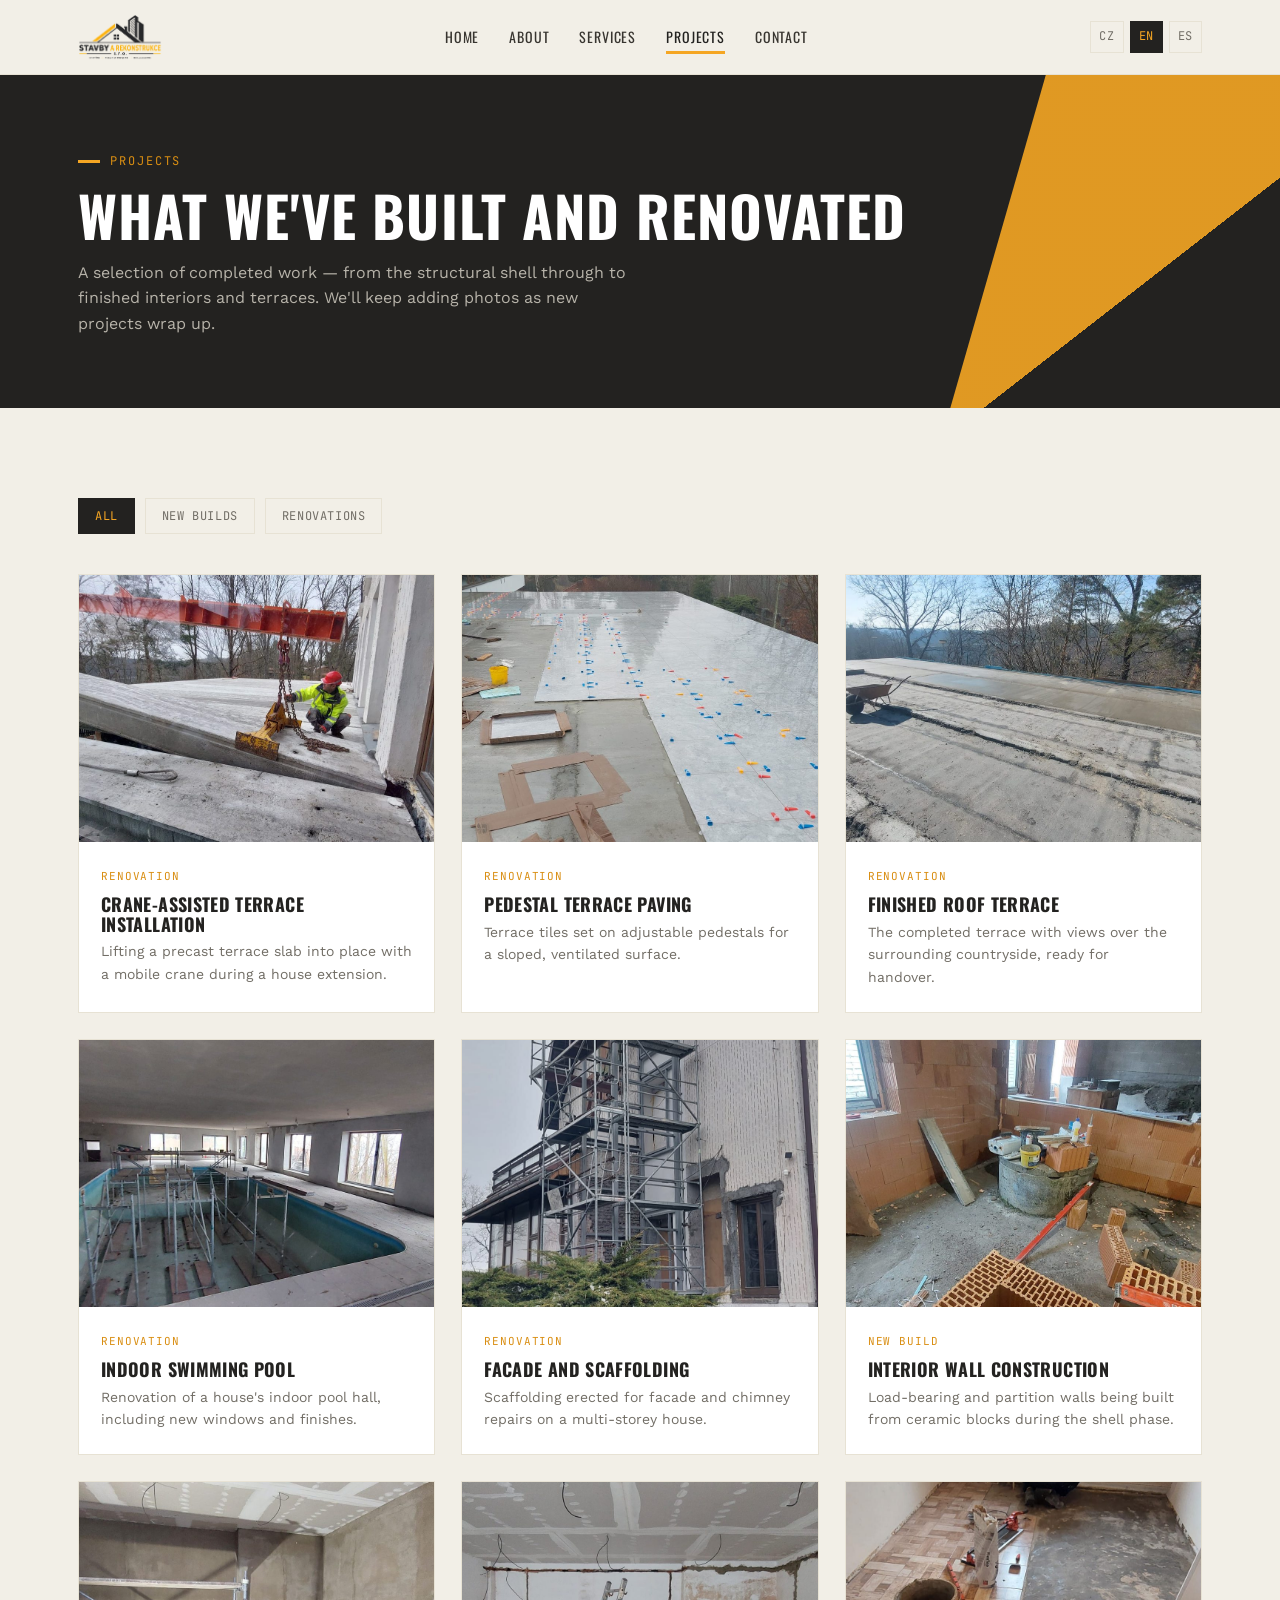
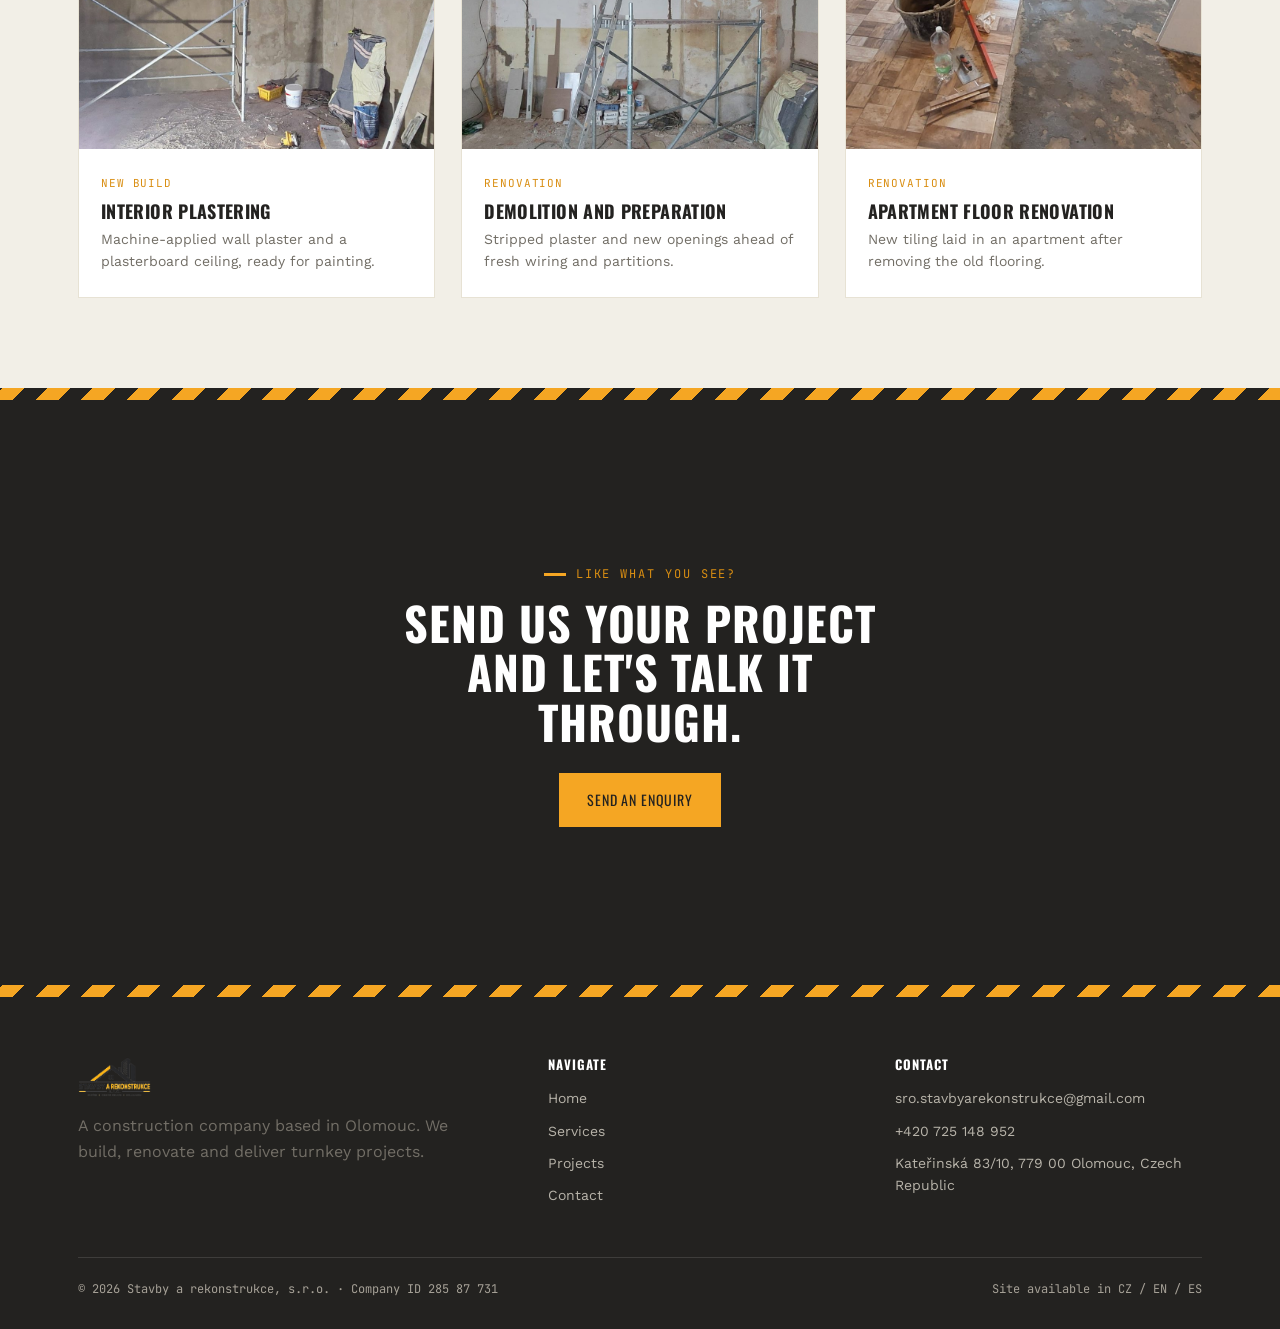
<file: en/projects.html>
<!DOCTYPE html>
<html lang="en">
<head>
<meta charset="UTF-8">
<meta name="viewport" content="width=device-width, initial-scale=1.0">
<title>Projects — Stavby a rekonstrukce, s.r.o.</title>
<meta name="description" content="A showcase of completed construction and renovation projects — houses, apartments, roofs and commercial spaces.">
<link rel="icon" href="../assets/img/favicon-32.png" sizes="32x32">
<link rel="icon" href="../assets/img/favicon-512.png" sizes="512x512">
<link rel="stylesheet" href="../assets/css/style.css">
</head>
<body>

<header class="site-header">
  <div class="header-inner">
    <a href="index.html" class="brand">
      <img src="../assets/img/logo.png" alt="Stavby a rekonstrukce, s.r.o.">
    </a>
    <nav class="main-nav" id="main-nav">
      <a href="index.html">Home</a>
      <a href="index.html#about">About</a>
      <a href="index.html#services">Services</a>
      <a href="projects.html" class="active">Projects</a>
      <a href="contact.html">Contact</a>
    </nav>
    <div class="header-right">
      <div class="lang-switch">
        <a href="../cs/projects.html">CZ</a>
        <a href="projects.html" class="active">EN</a>
        <a href="../es/projects.html">ES</a>
      </div>
      <button class="nav-toggle" aria-label="Open menu" aria-expanded="false"><span></span></button>
    </div>
  </div>
</header>

<section class="page-head">
  <div class="page-head-stripe" aria-hidden="true"></div>
  <div class="container">
    <span class="eyebrow">Projects</span>
    <h1>What we've built and renovated</h1>
    <p>A selection of completed work — from the structural shell through to finished interiors and terraces. We'll keep adding photos as new projects wrap up.</p>
  </div>
</section>

<section>
  <div class="container">
    <div class="filter-row">
      <button class="filter-btn active" data-filter="all">All</button>
      <button class="filter-btn" data-filter="novostavby">New builds</button>
      <button class="filter-btn" data-filter="rekonstrukce">Renovations</button>
    </div>

    <div class="project-grid">
      <div class="project-card reveal" data-category="rekonstrukce">
        <div class="project-thumb"><img src="../assets/img/projects/terrace-crane-install.jpg" alt="Crane lifting a precast terrace slab into place"></div>
        <div class="project-body">
          <span class="project-tag">Renovation</span>
          <h3>Crane-assisted terrace installation</h3>
          <p>Lifting a precast terrace slab into place with a mobile crane during a house extension.</p>
        </div>
      </div>
      <div class="project-card reveal" data-category="rekonstrukce">
        <div class="project-thumb"><img src="../assets/img/projects/terrace-tile-laying.jpg" alt="Terrace tiles being set on adjustable pedestals"></div>
        <div class="project-body">
          <span class="project-tag">Renovation</span>
          <h3>Pedestal terrace paving</h3>
          <p>Terrace tiles set on adjustable pedestals for a sloped, ventilated surface.</p>
        </div>
      </div>
      <div class="project-card reveal" data-category="rekonstrukce">
        <div class="project-thumb"><img src="../assets/img/projects/terrace-finished.jpg" alt="Finished rooftop terrace overlooking the countryside"></div>
        <div class="project-body">
          <span class="project-tag">Renovation</span>
          <h3>Finished roof terrace</h3>
          <p>The completed terrace with views over the surrounding countryside, ready for handover.</p>
        </div>
      </div>
      <div class="project-card reveal" data-category="rekonstrukce">
        <div class="project-thumb"><img src="../assets/img/projects/indoor-pool.jpg" alt="Renovation of a house's indoor swimming pool"></div>
        <div class="project-body">
          <span class="project-tag">Renovation</span>
          <h3>Indoor swimming pool</h3>
          <p>Renovation of a house's indoor pool hall, including new windows and finishes.</p>
        </div>
      </div>
      <div class="project-card reveal" data-category="rekonstrukce">
        <div class="project-thumb"><img src="../assets/img/projects/facade-scaffolding.jpg" alt="Scaffolding for facade and chimney repairs"></div>
        <div class="project-body">
          <span class="project-tag">Renovation</span>
          <h3>Facade and scaffolding</h3>
          <p>Scaffolding erected for facade and chimney repairs on a multi-storey house.</p>
        </div>
      </div>
      <div class="project-card reveal" data-category="novostavby">
        <div class="project-thumb"><img src="../assets/img/projects/brick-walls.jpg" alt="Interior walls being built from ceramic blocks"></div>
        <div class="project-body">
          <span class="project-tag">New build</span>
          <h3>Interior wall construction</h3>
          <p>Load-bearing and partition walls being built from ceramic blocks during the shell phase.</p>
        </div>
      </div>
      <div class="project-card reveal" data-category="novostavby">
        <div class="project-thumb"><img src="../assets/img/projects/plastering-interior.jpg" alt="Machine-applied interior wall plaster"></div>
        <div class="project-body">
          <span class="project-tag">New build</span>
          <h3>Interior plastering</h3>
          <p>Machine-applied wall plaster and a plasterboard ceiling, ready for painting.</p>
        </div>
      </div>
      <div class="project-card reveal" data-category="rekonstrukce">
        <div class="project-thumb"><img src="../assets/img/projects/demolition-prep.jpg" alt="Demolition and preparation ahead of renovation"></div>
        <div class="project-body">
          <span class="project-tag">Renovation</span>
          <h3>Demolition and preparation</h3>
          <p>Stripped plaster and new openings ahead of fresh wiring and partitions.</p>
        </div>
      </div>
      <div class="project-card reveal" data-category="rekonstrukce">
        <div class="project-thumb"><img src="../assets/img/projects/floor-tiling.jpg" alt="New floor tiling in an apartment"></div>
        <div class="project-body">
          <span class="project-tag">Renovation</span>
          <h3>Apartment floor renovation</h3>
          <p>New tiling laid in an apartment after removing the old flooring.</p>
        </div>
      </div>
    </div>
  </div>
</section>

<section class="cta-banner">
  <div class="hazard" style="position:absolute;top:0;left:0;right:0;"></div>
  <div class="container">
    <span class="eyebrow" style="justify-content:center;">Like what you see?</span>
    <h2>Send us your project and let's talk it through.</h2>
    <div class="btn-row">
      <a href="contact.html" class="btn btn-yellow">Send an enquiry</a>
    </div>
  </div>
  <div class="hazard" style="position:absolute;bottom:0;left:0;right:0;"></div>
</section>

<footer class="site-footer">
  <div class="container">
    <div class="footer-top">
      <div>
        <div class="footer-brand">
          <img src="../assets/img/logo.png" alt="Stavby a rekonstrukce, s.r.o.">
        </div>
        <p style="max-width:38ch;">A construction company based in Olomouc. We build, renovate and deliver turnkey projects.</p>
      </div>
      <div>
        <h4>NAVIGATE</h4>
        <ul>
          <li><a href="index.html">Home</a></li>
          <li><a href="index.html#services">Services</a></li>
          <li><a href="projects.html">Projects</a></li>
          <li><a href="contact.html">Contact</a></li>
        </ul>
      </div>
      <div>
        <h4>CONTACT</h4>
        <ul>
          <li><a href="mailto:sro.stavbyarekonstrukce@gmail.com">sro.stavbyarekonstrukce@gmail.com</a></li>
          <li><a href="tel:+420725148952">+420 725 148 952</a></li>
          <li>Kateřinská 83/10, 779 00 Olomouc, Czech Republic</li>
        </ul>
      </div>
    </div>
    <div class="footer-bottom">
      <span>© 2026 Stavby a rekonstrukce, s.r.o. · Company ID 285 87 731</span>
      <span>Site available in CZ / EN / ES</span>
    </div>
  </div>
</footer>

<script src="../assets/js/main.js"></script>
</body>
</html>
</file>
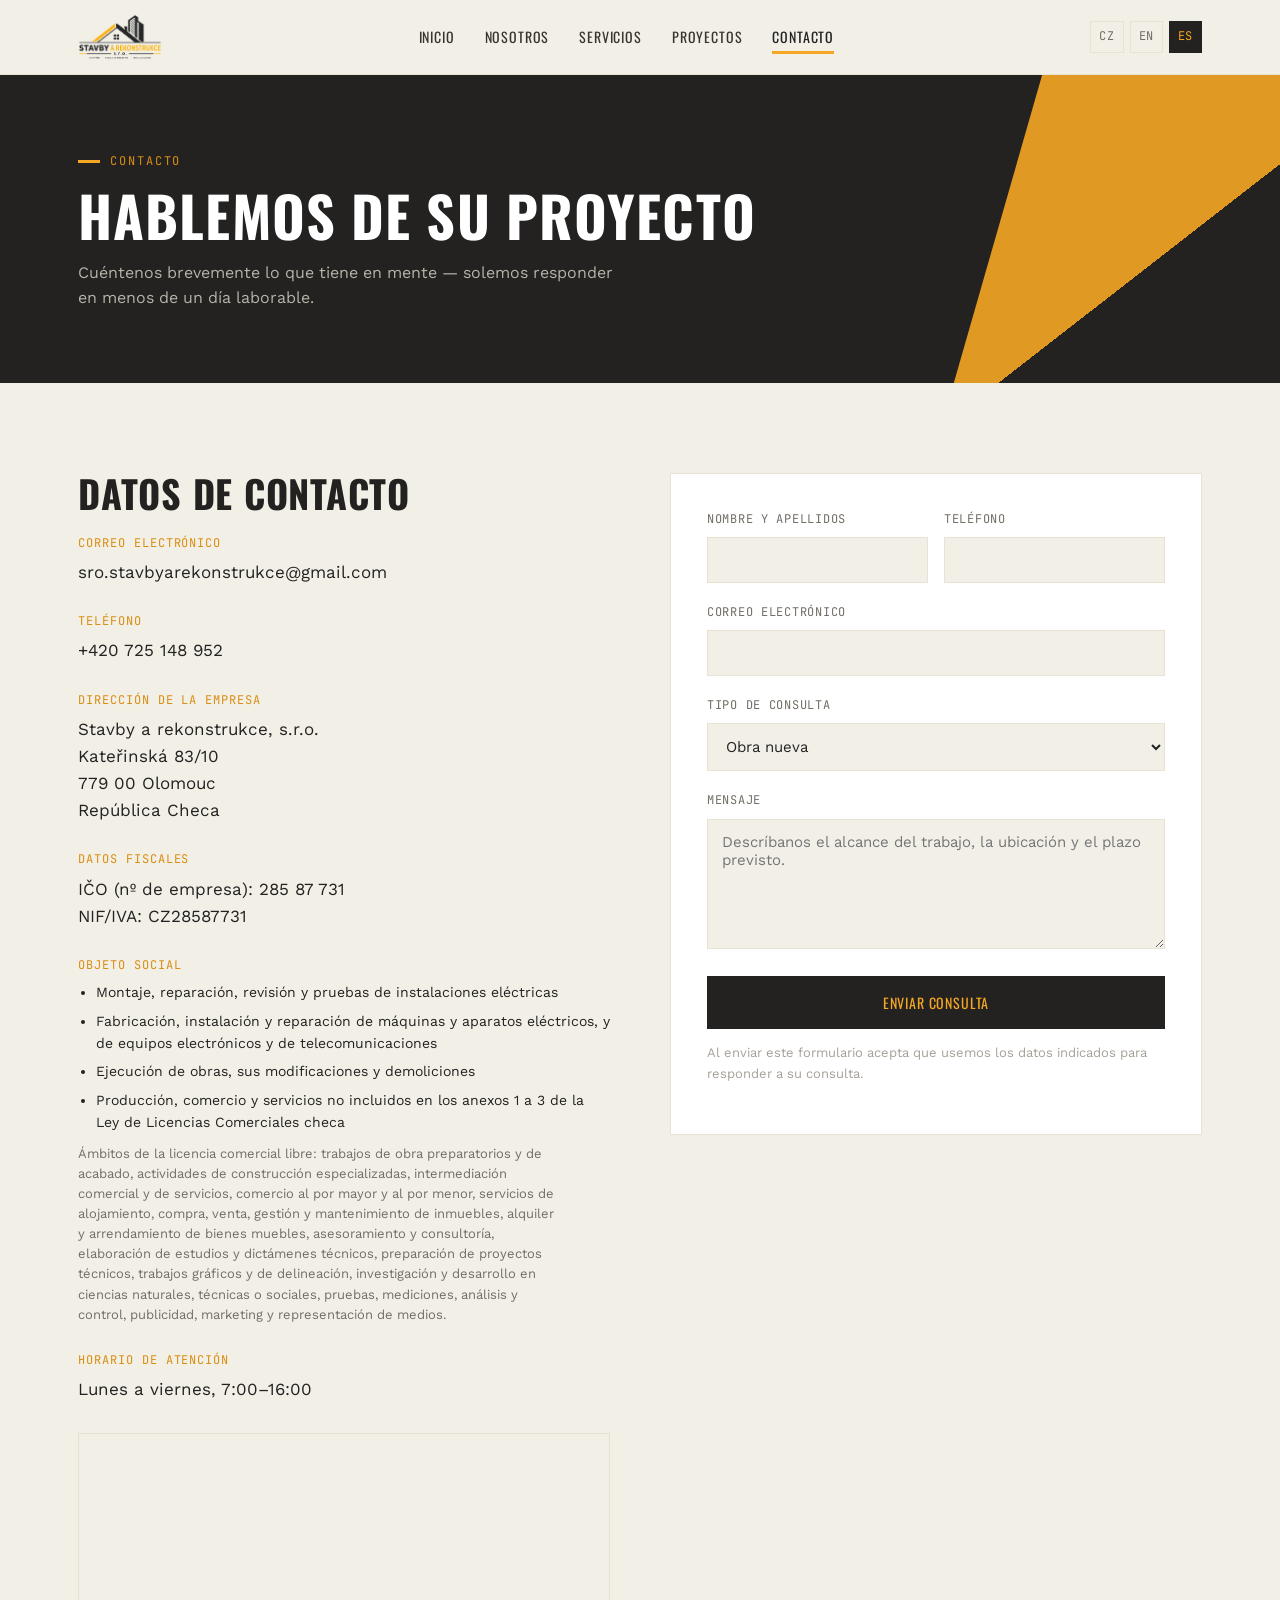
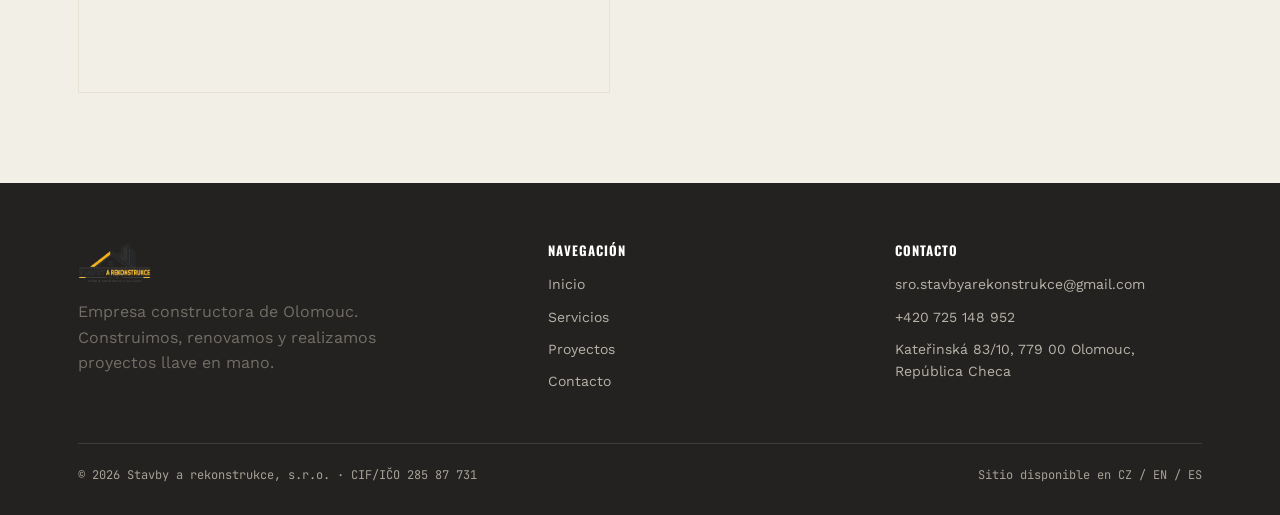
<file: es/contact.html>
<!DOCTYPE html>
<html lang="es">
<head>
<meta charset="UTF-8">
<meta name="viewport" content="width=device-width, initial-scale=1.0">
<title>Contacto — Stavby a rekonstrukce, s.r.o.</title>
<meta name="description" content="Contacte con Stavby a rekonstrukce, s.r.o. — envíe una consulta sin compromiso, consulte la dirección de la empresa y el teléfono.">
<link rel="icon" href="../assets/img/favicon-32.png" sizes="32x32">
<link rel="icon" href="../assets/img/favicon-512.png" sizes="512x512">
<link rel="stylesheet" href="../assets/css/style.css">
</head>
<body>

<header class="site-header">
  <div class="header-inner">
    <a href="index.html" class="brand">
      <img src="../assets/img/logo.png" alt="Stavby a rekonstrukce, s.r.o.">
    </a>
    <nav class="main-nav" id="main-nav">
      <a href="index.html">Inicio</a>
      <a href="index.html#nosotros">Nosotros</a>
      <a href="index.html#servicios">Servicios</a>
      <a href="projects.html">Proyectos</a>
      <a href="contact.html" class="active">Contacto</a>
    </nav>
    <div class="header-right">
      <div class="lang-switch">
        <a href="../cs/contact.html">CZ</a>
        <a href="../en/contact.html">EN</a>
        <a href="contact.html" class="active">ES</a>
      </div>
      <button class="nav-toggle" aria-label="Abrir menú" aria-expanded="false"><span></span></button>
    </div>
  </div>
</header>

<section class="page-head">
  <div class="page-head-stripe" aria-hidden="true"></div>
  <div class="container">
    <span class="eyebrow">Contacto</span>
    <h1>Hablemos de su proyecto</h1>
    <p>Cuéntenos brevemente lo que tiene en mente — solemos responder en menos de un día laborable.</p>
  </div>
</section>

<section>
  <div class="container">
    <div class="contact-layout">

      <div class="contact-info">
        <h2>Datos de contacto</h2>

        <div class="contact-block">
          <span class="label">Correo electrónico</span>
          <a href="mailto:sro.stavbyarekonstrukce@gmail.com" class="value">sro.stavbyarekonstrukce@gmail.com</a>
        </div>

        <div class="contact-block">
          <span class="label">Teléfono</span>
          <a href="tel:+420725148952" class="value">+420 725 148 952</a>
        </div>

        <div class="contact-block">
          <span class="label">Dirección de la empresa</span>
          <div class="value">Stavby a rekonstrukce, s.r.o.<br>Kateřinská 83/10<br>779 00 Olomouc<br>República Checa</div>
        </div>

        <div class="contact-block">
          <span class="label">Datos fiscales</span>
          <div class="value">IČO (nº de empresa): 285 87 731<br>NIF/IVA: CZ28587731</div>
        </div>

        <div class="contact-block">
          <span class="label">Objeto social</span>
          <ul class="scope-list">
            <li>Montaje, reparación, revisión y pruebas de instalaciones eléctricas</li>
            <li>Fabricación, instalación y reparación de máquinas y aparatos eléctricos, y de equipos electrónicos y de telecomunicaciones</li>
            <li>Ejecución de obras, sus modificaciones y demoliciones</li>
            <li>Producción, comercio y servicios no incluidos en los anexos 1 a 3 de la Ley de Licencias Comerciales checa</li>
          </ul>
          <p class="scope-note">Ámbitos de la licencia comercial libre: trabajos de obra preparatorios y de acabado, actividades de construcción especializadas, intermediación comercial y de servicios, comercio al por mayor y al por menor, servicios de alojamiento, compra, venta, gestión y mantenimiento de inmuebles, alquiler y arrendamiento de bienes muebles, asesoramiento y consultoría, elaboración de estudios y dictámenes técnicos, preparación de proyectos técnicos, trabajos gráficos y de delineación, investigación y desarrollo en ciencias naturales, técnicas o sociales, pruebas, mediciones, análisis y control, publicidad, marketing y representación de medios.</p>
        </div>

        <div class="contact-block">
          <span class="label">Horario de atención</span>
          <div class="value">Lunes a viernes, 7:00–16:00</div>
        </div>

        <div class="map-frame">
          <iframe src="https://www.google.com/maps?q=Kateřinská+83/10,+779+00+Olomouc,+Česká+republika&output=embed" loading="lazy" title="Mapa — sede de la empresa" referrerpolicy="no-referrer-when-downgrade"></iframe>
        </div>
      </div>

      <div class="form-card">
        <form class="contact-form" action="https://formsubmit.co/ajax/sro.stavbyarekonstrukce@gmail.com" method="POST" data-sending-label="Enviando…" data-success-msg="Gracias, su mensaje se ha enviado. Le responderemos lo antes posible." data-error-msg="No se ha podido enviar el mensaje. Escríbanos directamente a sro.stavbyarekonstrukce@gmail.com.">
          <input type="hidden" name="_subject" value="Nueva consulta desde el sitio web — Stavby a rekonstrukce">
          <input type="hidden" name="_template" value="table">
          <input type="hidden" name="_captcha" value="false">
          <input type="text" name="_honey" style="display:none" tabindex="-1" autocomplete="off">

          <div class="two-col">
            <div class="form-row">
              <label for="name">Nombre y apellidos</label>
              <input type="text" id="name" name="Nombre" required>
            </div>
            <div class="form-row">
              <label for="phone">Teléfono</label>
              <input type="tel" id="phone" name="Teléfono">
            </div>
          </div>

          <div class="form-row">
            <label for="email">Correo electrónico</label>
            <input type="email" id="email" name="email" required>
          </div>

          <div class="form-row">
            <label for="subject">Tipo de consulta</label>
            <select id="subject" name="Tipo de consulta">
              <option>Obra nueva</option>
              <option>Reforma</option>
              <option>Tejado</option>
              <option>Ampliación</option>
              <option>Local comercial</option>
              <option>Otro</option>
            </select>
          </div>

          <div class="form-row">
            <label for="message">Mensaje</label>
            <textarea id="message" name="Mensaje" required placeholder="Descríbanos el alcance del trabajo, la ubicación y el plazo previsto."></textarea>
          </div>

          <button type="submit" class="btn btn-primary" style="width:100%; justify-content:center;">Enviar consulta</button>
          <p class="form-note">Al enviar este formulario acepta que usemos los datos indicados para responder a su consulta.</p>
          <div class="form-status" role="status"></div>
        </form>
      </div>

    </div>
  </div>
</section>

<footer class="site-footer">
  <div class="container">
    <div class="footer-top">
      <div>
        <div class="footer-brand">
          <img src="../assets/img/logo.png" alt="Stavby a rekonstrukce, s.r.o.">
        </div>
        <p style="max-width:38ch;">Empresa constructora de Olomouc. Construimos, renovamos y realizamos proyectos llave en mano.</p>
      </div>
      <div>
        <h4>NAVEGACIÓN</h4>
        <ul>
          <li><a href="index.html">Inicio</a></li>
          <li><a href="index.html#servicios">Servicios</a></li>
          <li><a href="projects.html">Proyectos</a></li>
          <li><a href="contact.html">Contacto</a></li>
        </ul>
      </div>
      <div>
        <h4>CONTACTO</h4>
        <ul>
          <li><a href="mailto:sro.stavbyarekonstrukce@gmail.com">sro.stavbyarekonstrukce@gmail.com</a></li>
          <li><a href="tel:+420725148952">+420 725 148 952</a></li>
          <li>Kateřinská 83/10, 779 00 Olomouc, República Checa</li>
        </ul>
      </div>
    </div>
    <div class="footer-bottom">
      <span>© 2026 Stavby a rekonstrukce, s.r.o. · CIF/IČO 285 87 731</span>
      <span>Sitio disponible en CZ / EN / ES</span>
    </div>
  </div>
</footer>

<script src="../assets/js/main.js"></script>
</body>
</html>
</file>
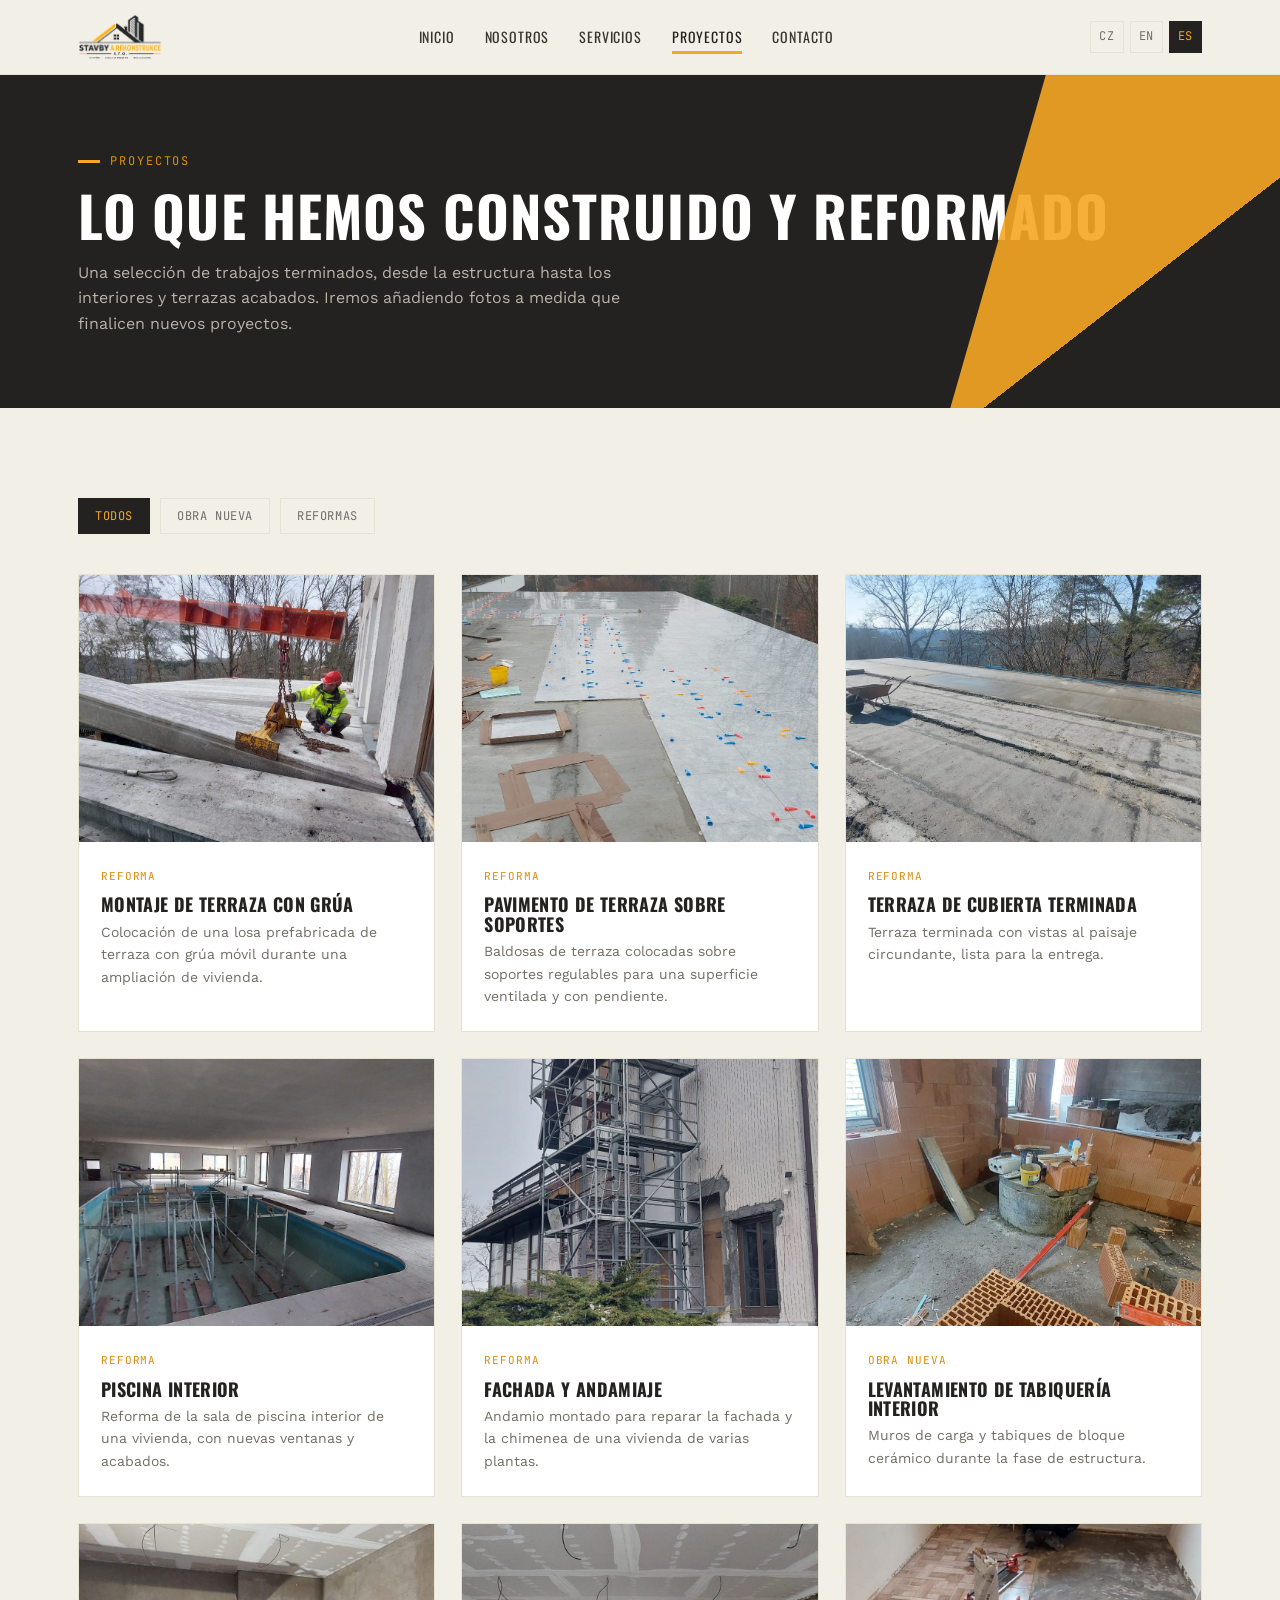
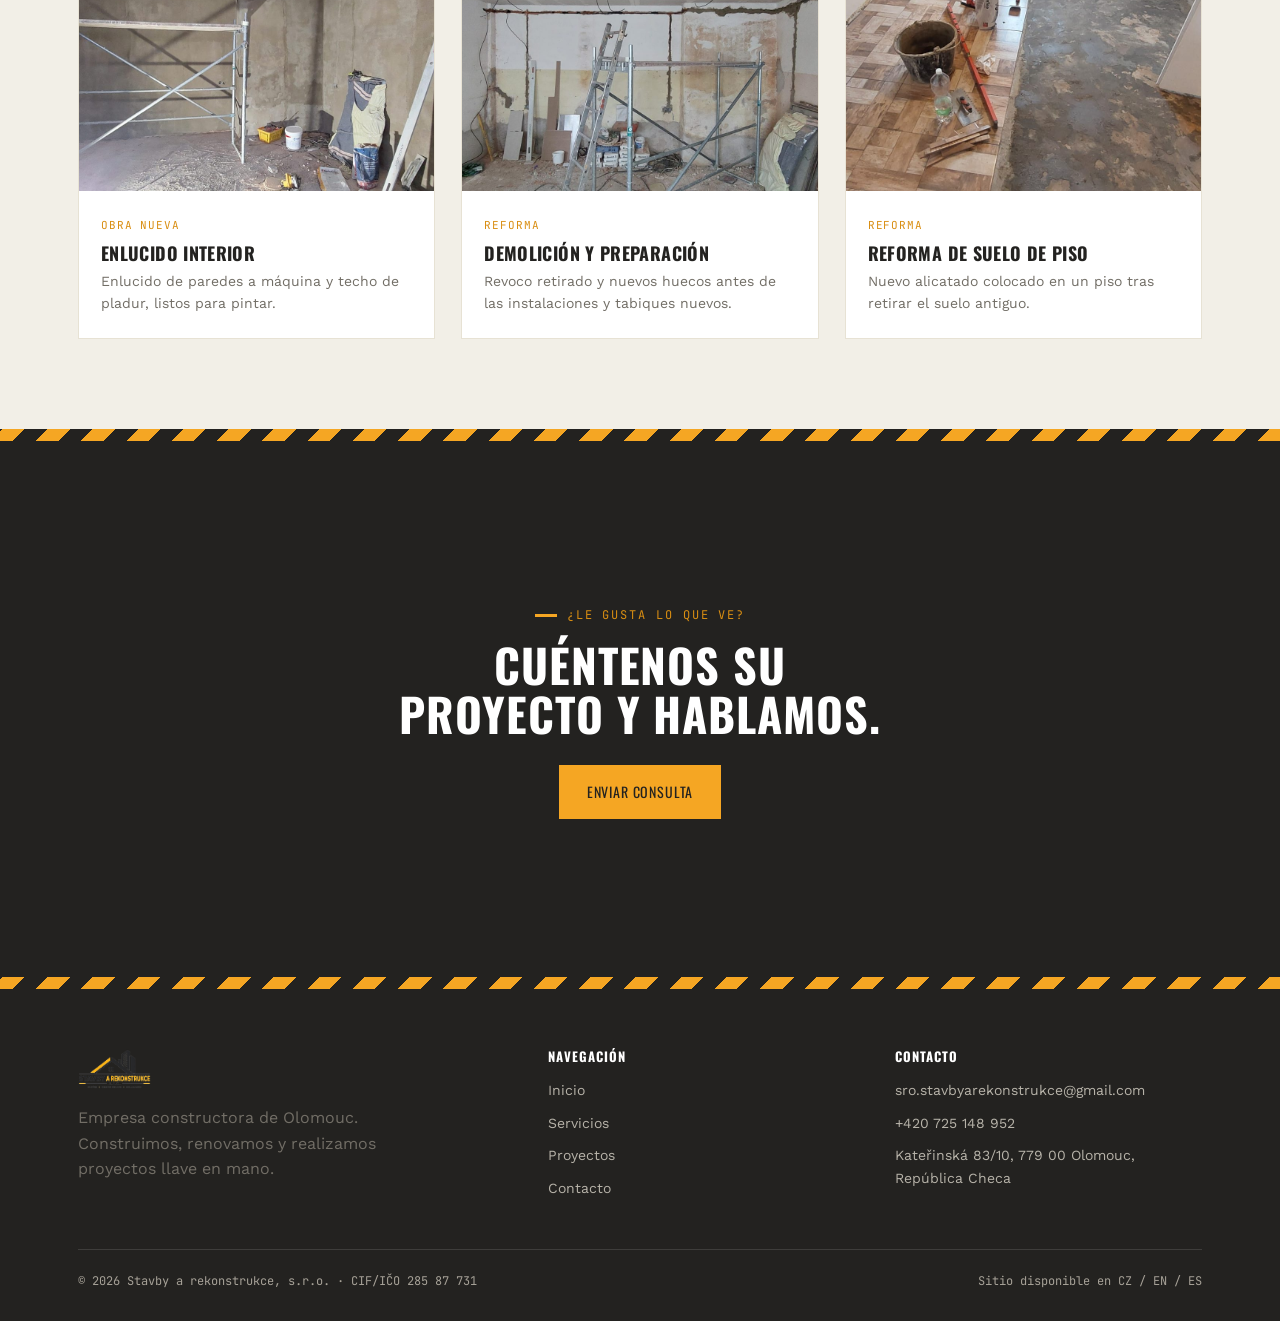
<file: es/projects.html>
<!DOCTYPE html>
<html lang="es">
<head>
<meta charset="UTF-8">
<meta name="viewport" content="width=device-width, initial-scale=1.0">
<title>Proyectos — Stavby a rekonstrukce, s.r.o.</title>
<meta name="description" content="Muestra de proyectos de construcción y reforma finalizados — viviendas, pisos, tejados y locales comerciales.">
<link rel="icon" href="../assets/img/favicon-32.png" sizes="32x32">
<link rel="icon" href="../assets/img/favicon-512.png" sizes="512x512">
<link rel="stylesheet" href="../assets/css/style.css">
</head>
<body>

<header class="site-header">
  <div class="header-inner">
    <a href="index.html" class="brand">
      <img src="../assets/img/logo.png" alt="Stavby a rekonstrukce, s.r.o.">
    </a>
    <nav class="main-nav" id="main-nav">
      <a href="index.html">Inicio</a>
      <a href="index.html#nosotros">Nosotros</a>
      <a href="index.html#servicios">Servicios</a>
      <a href="projects.html" class="active">Proyectos</a>
      <a href="contact.html">Contacto</a>
    </nav>
    <div class="header-right">
      <div class="lang-switch">
        <a href="../cs/projects.html">CZ</a>
        <a href="../en/projects.html">EN</a>
        <a href="projects.html" class="active">ES</a>
      </div>
      <button class="nav-toggle" aria-label="Abrir menú" aria-expanded="false"><span></span></button>
    </div>
  </div>
</header>

<section class="page-head">
  <div class="page-head-stripe" aria-hidden="true"></div>
  <div class="container">
    <span class="eyebrow">Proyectos</span>
    <h1>Lo que hemos construido y reformado</h1>
    <p>Una selección de trabajos terminados, desde la estructura hasta los interiores y terrazas acabados. Iremos añadiendo fotos a medida que finalicen nuevos proyectos.</p>
  </div>
</section>

<section>
  <div class="container">
    <div class="filter-row">
      <button class="filter-btn active" data-filter="all">Todos</button>
      <button class="filter-btn" data-filter="novostavby">Obra nueva</button>
      <button class="filter-btn" data-filter="rekonstrukce">Reformas</button>
    </div>

    <div class="project-grid">
      <div class="project-card reveal" data-category="rekonstrukce">
        <div class="project-thumb"><img src="../assets/img/projects/terrace-crane-install.jpg" alt="Grúa colocando una losa prefabricada de terraza"></div>
        <div class="project-body">
          <span class="project-tag">Reforma</span>
          <h3>Montaje de terraza con grúa</h3>
          <p>Colocación de una losa prefabricada de terraza con grúa móvil durante una ampliación de vivienda.</p>
        </div>
      </div>
      <div class="project-card reveal" data-category="rekonstrukce">
        <div class="project-thumb"><img src="../assets/img/projects/terrace-tile-laying.jpg" alt="Baldosas de terraza colocadas sobre soportes regulables"></div>
        <div class="project-body">
          <span class="project-tag">Reforma</span>
          <h3>Pavimento de terraza sobre soportes</h3>
          <p>Baldosas de terraza colocadas sobre soportes regulables para una superficie ventilada y con pendiente.</p>
        </div>
      </div>
      <div class="project-card reveal" data-category="rekonstrukce">
        <div class="project-thumb"><img src="../assets/img/projects/terrace-finished.jpg" alt="Terraza de cubierta terminada con vistas al paisaje"></div>
        <div class="project-body">
          <span class="project-tag">Reforma</span>
          <h3>Terraza de cubierta terminada</h3>
          <p>Terraza terminada con vistas al paisaje circundante, lista para la entrega.</p>
        </div>
      </div>
      <div class="project-card reveal" data-category="rekonstrukce">
        <div class="project-thumb"><img src="../assets/img/projects/indoor-pool.jpg" alt="Reforma de la piscina interior de una vivienda"></div>
        <div class="project-body">
          <span class="project-tag">Reforma</span>
          <h3>Piscina interior</h3>
          <p>Reforma de la sala de piscina interior de una vivienda, con nuevas ventanas y acabados.</p>
        </div>
      </div>
      <div class="project-card reveal" data-category="rekonstrukce">
        <div class="project-thumb"><img src="../assets/img/projects/facade-scaffolding.jpg" alt="Andamio para reparar fachada y chimenea"></div>
        <div class="project-body">
          <span class="project-tag">Reforma</span>
          <h3>Fachada y andamiaje</h3>
          <p>Andamio montado para reparar la fachada y la chimenea de una vivienda de varias plantas.</p>
        </div>
      </div>
      <div class="project-card reveal" data-category="novostavby">
        <div class="project-thumb"><img src="../assets/img/projects/brick-walls.jpg" alt="Muros interiores de bloque cerámico en construcción"></div>
        <div class="project-body">
          <span class="project-tag">Obra nueva</span>
          <h3>Levantamiento de tabiquería interior</h3>
          <p>Muros de carga y tabiques de bloque cerámico durante la fase de estructura.</p>
        </div>
      </div>
      <div class="project-card reveal" data-category="novostavby">
        <div class="project-thumb"><img src="../assets/img/projects/plastering-interior.jpg" alt="Enlucido de paredes interiores a máquina"></div>
        <div class="project-body">
          <span class="project-tag">Obra nueva</span>
          <h3>Enlucido interior</h3>
          <p>Enlucido de paredes a máquina y techo de pladur, listos para pintar.</p>
        </div>
      </div>
      <div class="project-card reveal" data-category="rekonstrukce">
        <div class="project-thumb"><img src="../assets/img/projects/demolition-prep.jpg" alt="Demolición y preparación antes de la reforma"></div>
        <div class="project-body">
          <span class="project-tag">Reforma</span>
          <h3>Demolición y preparación</h3>
          <p>Revoco retirado y nuevos huecos antes de las instalaciones y tabiques nuevos.</p>
        </div>
      </div>
      <div class="project-card reveal" data-category="rekonstrukce">
        <div class="project-thumb"><img src="../assets/img/projects/floor-tiling.jpg" alt="Nuevo alicatado en un piso"></div>
        <div class="project-body">
          <span class="project-tag">Reforma</span>
          <h3>Reforma de suelo de piso</h3>
          <p>Nuevo alicatado colocado en un piso tras retirar el suelo antiguo.</p>
        </div>
      </div>
    </div>
  </div>
</section>

<section class="cta-banner">
  <div class="hazard" style="position:absolute;top:0;left:0;right:0;"></div>
  <div class="container">
    <span class="eyebrow" style="justify-content:center;">¿Le gusta lo que ve?</span>
    <h2>Cuéntenos su proyecto y hablamos.</h2>
    <div class="btn-row">
      <a href="contact.html" class="btn btn-yellow">Enviar consulta</a>
    </div>
  </div>
  <div class="hazard" style="position:absolute;bottom:0;left:0;right:0;"></div>
</section>

<footer class="site-footer">
  <div class="container">
    <div class="footer-top">
      <div>
        <div class="footer-brand">
          <img src="../assets/img/logo.png" alt="Stavby a rekonstrukce, s.r.o.">
        </div>
        <p style="max-width:38ch;">Empresa constructora de Olomouc. Construimos, renovamos y realizamos proyectos llave en mano.</p>
      </div>
      <div>
        <h4>NAVEGACIÓN</h4>
        <ul>
          <li><a href="index.html">Inicio</a></li>
          <li><a href="index.html#servicios">Servicios</a></li>
          <li><a href="projects.html">Proyectos</a></li>
          <li><a href="contact.html">Contacto</a></li>
        </ul>
      </div>
      <div>
        <h4>CONTACTO</h4>
        <ul>
          <li><a href="mailto:sro.stavbyarekonstrukce@gmail.com">sro.stavbyarekonstrukce@gmail.com</a></li>
          <li><a href="tel:+420725148952">+420 725 148 952</a></li>
          <li>Kateřinská 83/10, 779 00 Olomouc, República Checa</li>
        </ul>
      </div>
    </div>
    <div class="footer-bottom">
      <span>© 2026 Stavby a rekonstrukce, s.r.o. · CIF/IČO 285 87 731</span>
      <span>Sitio disponible en CZ / EN / ES</span>
    </div>
  </div>
</footer>

<script src="../assets/js/main.js"></script>
</body>
</html>
</file>
<file: assets/css/style.css>
/* ==========================================================================
   STAVBY A REKONSTRUKCE, s.r.o. — Design System
   Palette pulled from the company mark: charcoal structure + safety-yellow
   roofline. Signature motif: the diagonal roofline stripe from the logo,
   reused as a section divider and hazard-stripe accent throughout.
   ========================================================================== */

@import url('https://fonts.googleapis.com/css2?family=Oswald:wght@500;600;700&family=Work+Sans:wght@400;500;600&family=JetBrains+Mono:wght@500&display=swap');

:root {
  --charcoal: #232220;
  --charcoal-soft: #383530;
  --yellow: #F5A623;
  --yellow-dark: #D98E12;
  --concrete: #F2EFE7;
  --concrete-deep: #E7E2D4;
  --steel: #726E66;
  --steel-light: #A6A197;
  --white: #FFFFFF;

  --font-display: 'Oswald', 'Arial Narrow', sans-serif;
  --font-body: 'Work Sans', -apple-system, BlinkMacSystemFont, sans-serif;
  --font-mono: 'JetBrains Mono', monospace;

  --container: 1180px;
  --radius: 2px;
}

* { box-sizing: border-box; }
html { scroll-behavior: smooth; }

body {
  margin: 0;
  font-family: var(--font-body);
  background: var(--concrete);
  color: var(--charcoal);
  line-height: 1.6;
  -webkit-font-smoothing: antialiased;
}

img { max-width: 100%; display: block; }

a { color: inherit; text-decoration: none; }

h1, h2, h3, h4 {
  font-family: var(--font-display);
  text-transform: uppercase;
  letter-spacing: 0.02em;
  line-height: 1.08;
  margin: 0;
  color: var(--charcoal);
}

p { margin: 0 0 1em; color: var(--steel); max-width: 60ch; }

.container {
  max-width: var(--container);
  margin: 0 auto;
  padding: 0 28px;
}

.eyebrow {
  font-family: var(--font-mono);
  font-size: 12px;
  letter-spacing: 0.16em;
  text-transform: uppercase;
  color: var(--yellow-dark);
  display: inline-flex;
  align-items: center;
  gap: 10px;
  margin-bottom: 14px;
}
.eyebrow::before {
  content: '';
  width: 22px;
  height: 3px;
  background: var(--yellow);
  display: inline-block;
}

:focus-visible {
  outline: 3px solid var(--yellow-dark);
  outline-offset: 2px;
}

@media (prefers-reduced-motion: reduce) {
  * { animation-duration: 0.001ms !important; animation-iteration-count: 1 !important; transition-duration: 0.001ms !important; scroll-behavior: auto !important; }
}

/* ---------- Hazard stripe (signature motif) ---------- */
.hazard {
  height: 12px;
  background: repeating-linear-gradient(
    -45deg,
    var(--yellow), var(--yellow) 16px,
    var(--charcoal) 16px, var(--charcoal) 32px
  );
}

/* ---------- Header ---------- */
.site-header {
  position: sticky;
  top: 0;
  z-index: 100;
  background: var(--concrete);
  border-bottom: 1px solid var(--concrete-deep);
}

.header-inner {
  display: flex;
  align-items: center;
  justify-content: space-between;
  padding: 14px 28px;
  max-width: var(--container);
  margin: 0 auto;
  gap: 20px;
}

.brand {
  display: flex;
  align-items: center;
  gap: 12px;
  flex-shrink: 0;
}
.brand img { height: 46px; width: auto; }
.brand-text {
  font-family: var(--font-display);
  font-weight: 600;
  font-size: 16px;
  letter-spacing: 0.01em;
  line-height: 1.15;
  text-transform: uppercase;
}
.brand-text span { display: block; font-size: 11px; color: var(--steel); letter-spacing: 0.1em; font-family: var(--font-mono); text-transform: none; margin-top: 2px; }

.main-nav {
  display: flex;
  align-items: center;
  gap: 30px;
}
.main-nav a {
  font-family: var(--font-display);
  font-size: 14px;
  letter-spacing: 0.06em;
  text-transform: uppercase;
  color: var(--charcoal-soft);
  position: relative;
  padding: 6px 0;
}
.main-nav a::after {
  content: '';
  position: absolute;
  left: 0; bottom: 0;
  width: 0; height: 3px;
  background: var(--yellow);
  transition: width 0.2s ease;
}
.main-nav a:hover::after,
.main-nav a.active::after { width: 100%; }
.main-nav a.active { color: var(--charcoal); }

.header-right { display: flex; align-items: center; gap: 22px; }

.lang-switch {
  display: flex;
  gap: 6px;
  font-family: var(--font-mono);
  font-size: 12px;
}
.lang-switch a {
  padding: 5px 8px;
  border: 1px solid var(--concrete-deep);
  color: var(--steel);
  letter-spacing: 0.05em;
}
.lang-switch a.active {
  background: var(--charcoal);
  color: var(--yellow);
  border-color: var(--charcoal);
}
.lang-switch a:hover:not(.active) { border-color: var(--steel-light); color: var(--charcoal); }

.nav-toggle {
  display: none;
  background: none;
  border: none;
  cursor: pointer;
  padding: 6px;
}
.nav-toggle span, .nav-toggle::before, .nav-toggle::after { content: ''; }
.nav-toggle {
  width: 30px; height: 22px; position: relative;
}
.nav-toggle span, .nav-toggle::before, .nav-toggle::after {
  position: absolute; left: 0; width: 100%; height: 3px; background: var(--charcoal);
}
.nav-toggle::before { top: 0; }
.nav-toggle span { top: 9px; }
.nav-toggle::after { top: 18px; }

/* ---------- Buttons ---------- */
.btn {
  display: inline-flex;
  align-items: center;
  gap: 10px;
  font-family: var(--font-display);
  font-size: 14px;
  letter-spacing: 0.06em;
  text-transform: uppercase;
  padding: 14px 26px;
  border: 2px solid var(--charcoal);
  cursor: pointer;
  transition: transform 0.15s ease, background 0.15s ease, color 0.15s ease;
}
.btn-primary { background: var(--charcoal); color: var(--yellow); }
.btn-primary:hover { background: var(--yellow); color: var(--charcoal); border-color: var(--charcoal); transform: translateY(-2px); }
.btn-ghost { background: transparent; color: var(--charcoal); }
.btn-ghost:hover { background: var(--charcoal); color: var(--yellow); transform: translateY(-2px); }
.btn-yellow { background: var(--yellow); color: var(--charcoal); border-color: var(--yellow); }
.btn-yellow:hover { background: var(--charcoal); color: var(--yellow); border-color: var(--charcoal); transform: translateY(-2px); }

/* ---------- Hero ---------- */
.hero {
  position: relative;
  background: var(--charcoal);
  color: var(--white);
  overflow: hidden;
  padding: 90px 0 0;
}
.hero-inner {
  max-width: var(--container);
  margin: 0 auto;
  padding: 40px 28px 120px;
  position: relative;
  z-index: 2;
}
.hero h1 {
  color: var(--white);
  font-size: clamp(40px, 6vw, 76px);
  max-width: 14ch;
}
.hero h1 em {
  font-style: normal;
  color: var(--yellow);
}
.hero .lede {
  color: #C9C6BD;
  font-size: 18px;
  max-width: 46ch;
  margin-top: 22px;
}
.hero-cta { display: flex; gap: 16px; margin-top: 36px; flex-wrap: wrap; }
.hero .eyebrow { color: var(--yellow); }

/* diagonal roofline stripe echoing the logo */
.hero-stripe {
  position: absolute;
  top: -10%;
  right: -6%;
  width: 46%;
  height: 130%;
  background: linear-gradient(135deg, var(--yellow) 0%, var(--yellow) 42%, transparent 42%);
  transform: skewX(-16deg);
  z-index: 1;
  opacity: 0.94;
}
.hero-stripe::after {
  content: '';
  position: absolute;
  inset: 0;
  background: linear-gradient(135deg, transparent 40%, rgba(35,34,32,0.0) 42%, transparent 44%);
}

.stat-row {
  display: flex;
  gap: 0;
  border-top: 1px solid rgba(255,255,255,0.15);
  margin-top: 60px;
  position: relative;
  z-index: 2;
}
.stat {
  flex: 1;
  padding: 22px 24px 0;
  border-left: 1px solid rgba(255,255,255,0.15);
}
.stat:first-child { border-left: none; padding-left: 0; }
.stat .num {
  font-family: var(--font-mono);
  font-size: 30px;
  color: var(--yellow);
  display: block;
}
.stat .label { font-size: 12px; color: #B7B3A9; text-transform: uppercase; letter-spacing: 0.08em; }

/* ---------- Section shells ---------- */
section { padding: 90px 0; }
.section-tight { padding: 60px 0; }
.section-head {
  display: flex;
  justify-content: space-between;
  align-items: flex-end;
  gap: 30px;
  margin-bottom: 50px;
  flex-wrap: wrap;
}
.section-head h2 { font-size: clamp(28px, 4vw, 44px); max-width: 16ch; }
.section-head p { margin: 0; }

.bg-charcoal { background: var(--charcoal); color: var(--white); }
.bg-charcoal h2, .bg-charcoal h3, .bg-charcoal h4 { color: var(--white); }
.bg-charcoal p { color: #B7B3A9; }
.bg-charcoal .eyebrow { color: var(--yellow); }

/* ---------- Services grid ---------- */
.grid-3 { display: grid; grid-template-columns: repeat(3, 1fr); gap: 2px; background: var(--concrete-deep); }
.service-card {
  background: var(--concrete);
  padding: 34px 28px;
  transition: background 0.2s ease;
}
.service-card:hover { background: var(--white); }
.service-card:hover h3,
.service-card:hover p,
.service-card:hover .service-index { color: var(--charcoal); }
.service-index {
  font-family: var(--font-mono);
  color: var(--yellow-dark);
  font-size: 13px;
  margin-bottom: 18px;
  display: block;
}
.service-card h3 { font-size: 20px; margin-bottom: 12px; }
.service-card p { margin-bottom: 0; font-size: 15px; }

/* ---------- Projects grid ---------- */
.filter-row {
  display: flex;
  gap: 10px;
  flex-wrap: wrap;
  margin-bottom: 40px;
}
.filter-btn {
  font-family: var(--font-mono);
  font-size: 12px;
  letter-spacing: 0.05em;
  text-transform: uppercase;
  padding: 9px 16px;
  border: 1px solid var(--concrete-deep);
  background: transparent;
  cursor: pointer;
  color: var(--steel);
}
.filter-btn.active, .filter-btn:hover { background: var(--charcoal); color: var(--yellow); border-color: var(--charcoal); }

.project-grid {
  display: grid;
  grid-template-columns: repeat(3, 1fr);
  gap: 26px;
}
.project-card {
  background: var(--white);
  border: 1px solid var(--concrete-deep);
  overflow: hidden;
  transition: transform 0.2s ease, box-shadow 0.2s ease;
}
.project-card:hover { transform: translateY(-4px); box-shadow: 0 16px 30px rgba(35,34,32,0.12); }
.project-thumb { aspect-ratio: 4/3; overflow: hidden; background: var(--concrete-deep); }
.project-thumb img { width: 100%; height: 100%; object-fit: cover; transition: transform 0.4s ease; }
.project-card:hover .project-thumb img { transform: scale(1.06); }
.project-body { padding: 20px 22px 24px; }
.project-tag { font-family: var(--font-mono); font-size: 11px; letter-spacing: 0.08em; color: var(--yellow-dark); text-transform: uppercase; }
.project-body h3 { font-size: 18px; margin: 8px 0 6px; }
.project-body p { font-size: 14px; margin: 0; }

/* ---------- Process / numbered steps (real sequence) ---------- */
.process-list { border-top: 1px solid var(--concrete-deep); }
.process-step {
  display: grid;
  grid-template-columns: 90px 1fr;
  gap: 24px;
  padding: 28px 0;
  border-bottom: 1px solid var(--concrete-deep);
  align-items: baseline;
}
.process-step .step-num { font-family: var(--font-mono); font-size: 15px; color: var(--yellow-dark); }
.process-step h3 { font-size: 19px; margin-bottom: 6px; }
.process-step p { margin: 0; font-size: 15px; }

/* ---------- Trust strip ---------- */
.trust-strip {
  display: flex;
  justify-content: space-between;
  gap: 24px;
  flex-wrap: wrap;
  padding: 30px 0;
  border-top: 1px solid var(--concrete-deep);
  border-bottom: 1px solid var(--concrete-deep);
}
.trust-item { font-family: var(--font-mono); font-size: 13px; color: var(--steel); display: flex; align-items: center; gap: 10px; }
.trust-item::before { content: '✓'; color: var(--yellow-dark); font-weight: 700; }

/* ---------- CTA banner ---------- */
.cta-banner {
  background: var(--charcoal);
  color: var(--white);
  position: relative;
  overflow: hidden;
}
.cta-banner .container { position: relative; z-index: 2; text-align: center; padding-top: 80px; padding-bottom: 80px; }
.cta-banner h2 { color: var(--white); font-size: clamp(28px, 4vw, 46px); max-width: 20ch; margin: 0 auto 26px; }
.cta-banner .btn-row { display: flex; justify-content: center; gap: 16px; flex-wrap: wrap; margin-top: 10px; }

/* ---------- Contact ---------- */
.contact-layout {
  display: grid;
  grid-template-columns: 1fr 1fr;
  gap: 60px;
  align-items: start;
}
.contact-info h2 { font-size: clamp(26px, 3.6vw, 38px); margin-bottom: 20px; }
.contact-block { margin-bottom: 26px; }
.contact-block .label { font-family: var(--font-mono); font-size: 12px; color: var(--yellow-dark); text-transform: uppercase; letter-spacing: 0.08em; display: block; margin-bottom: 6px; }
.contact-block a, .contact-block .value { font-size: 17px; color: var(--charcoal); }
.scope-list { font-size: 14px; color: var(--charcoal); margin: 0; padding-left: 18px; }
.scope-list li { margin-bottom: 6px; }
.scope-note { font-size: 13px; color: var(--steel); margin-top: 10px; line-height: 1.55; }

.map-frame { border: 1px solid var(--concrete-deep); margin-top: 30px; height: 260px; overflow: hidden; }
.map-frame iframe { width: 100%; height: 100%; border: 0; filter: grayscale(0.4) contrast(1.05); }

.form-card {
  background: var(--white);
  border: 1px solid var(--concrete-deep);
  padding: 36px;
}
.form-row { margin-bottom: 20px; }
.form-row label {
  display: block;
  font-family: var(--font-mono);
  font-size: 12px;
  letter-spacing: 0.06em;
  text-transform: uppercase;
  color: var(--steel);
  margin-bottom: 8px;
}
.form-row input, .form-row textarea, .form-row select {
  width: 100%;
  padding: 13px 14px;
  border: 1px solid var(--concrete-deep);
  background: var(--concrete);
  font-family: var(--font-body);
  font-size: 15px;
  color: var(--charcoal);
}
.form-row input:focus, .form-row textarea:focus, .form-row select:focus {
  outline: none;
  border-color: var(--yellow-dark);
  background: var(--white);
}
.form-row textarea { resize: vertical; min-height: 130px; }
.two-col { display: grid; grid-template-columns: 1fr 1fr; gap: 16px; }
.form-note { font-size: 13px; color: var(--steel-light); margin-top: 14px; }
.form-status { font-size: 14px; margin-top: 14px; display: none; padding: 12px 14px; }
.form-status.show { display: block; }
.form-status.ok { background: #E9F3E4; color: #35682B; }
.form-status.err { background: #FBEAEA; color: #A32B2B; }

/* ---------- Footer ---------- */
.site-footer { background: var(--charcoal); color: #B7B3A9; padding: 60px 0 30px; }
.footer-top { display: grid; grid-template-columns: 1.4fr 1fr 1fr; gap: 40px; padding-bottom: 40px; border-bottom: 1px solid rgba(255,255,255,0.12); }
.footer-brand { display: flex; align-items: center; gap: 12px; margin-bottom: 16px; }
.footer-brand img { height: 40px; }
.footer-brand-text { font-family: var(--font-display); color: var(--white); font-size: 15px; text-transform: uppercase; letter-spacing: 0.02em; }
.site-footer h4 { color: var(--white); font-size: 13px; letter-spacing: 0.08em; margin-bottom: 16px; }
.site-footer ul { list-style: none; margin: 0; padding: 0; }
.site-footer li { margin-bottom: 10px; font-size: 14px; }
.site-footer a:hover { color: var(--yellow); }
.footer-bottom { display: flex; justify-content: space-between; padding-top: 22px; font-size: 12px; color: var(--steel-light); flex-wrap: wrap; gap: 10px; font-family: var(--font-mono); }

/* ---------- Page header (sub-pages) ---------- */
.page-head {
  background: var(--charcoal);
  color: var(--white);
  padding: 70px 0 56px;
  position: relative;
  overflow: hidden;
}
.page-head h1 { color: var(--white); font-size: clamp(34px, 5vw, 56px); }
.page-head p { color: #B7B3A9; max-width: 55ch; margin-top: 14px; }
.page-head-stripe {
  position: absolute;
  top: 0; right: -4%;
  width: 26%;
  height: 100%;
  background: linear-gradient(135deg, var(--yellow) 0%, var(--yellow) 55%, transparent 55%);
  transform: skewX(-16deg);
  opacity: 0.9;
}

/* ---------- reveal-on-scroll ---------- */
.reveal { opacity: 0; transform: translateY(24px); transition: opacity 0.6s ease, transform 0.6s ease; }
.reveal.in { opacity: 1; transform: translateY(0); }

/* ---------- Responsive ---------- */
@media (max-width: 980px) {
  .grid-3 { grid-template-columns: 1fr 1fr; }
  .project-grid { grid-template-columns: 1fr 1fr; }
  .contact-layout { grid-template-columns: 1fr; }
  .footer-top { grid-template-columns: 1fr 1fr; }
}

@media (max-width: 760px) {
  .main-nav { position: fixed; top: 74px; left: 0; right: 0; background: var(--concrete); flex-direction: column; align-items: flex-start; padding: 20px 28px; gap: 18px; border-bottom: 1px solid var(--concrete-deep); transform: translateY(-130%); transition: transform 0.25s ease; z-index: 99; }
  .main-nav.open { transform: translateY(0); }
  .nav-toggle { display: block; }
  .lang-switch a { padding: 5px 6px; font-size: 11px; }
  .grid-3, .project-grid { grid-template-columns: 1fr; }
  .stat-row { flex-wrap: wrap; }
  .stat { flex: 1 1 50%; margin-bottom: 20px; }
  .footer-top { grid-template-columns: 1fr; }
  .two-col { grid-template-columns: 1fr; }
  .hero-stripe { width: 70%; opacity: 0.5; }
}
</file>
